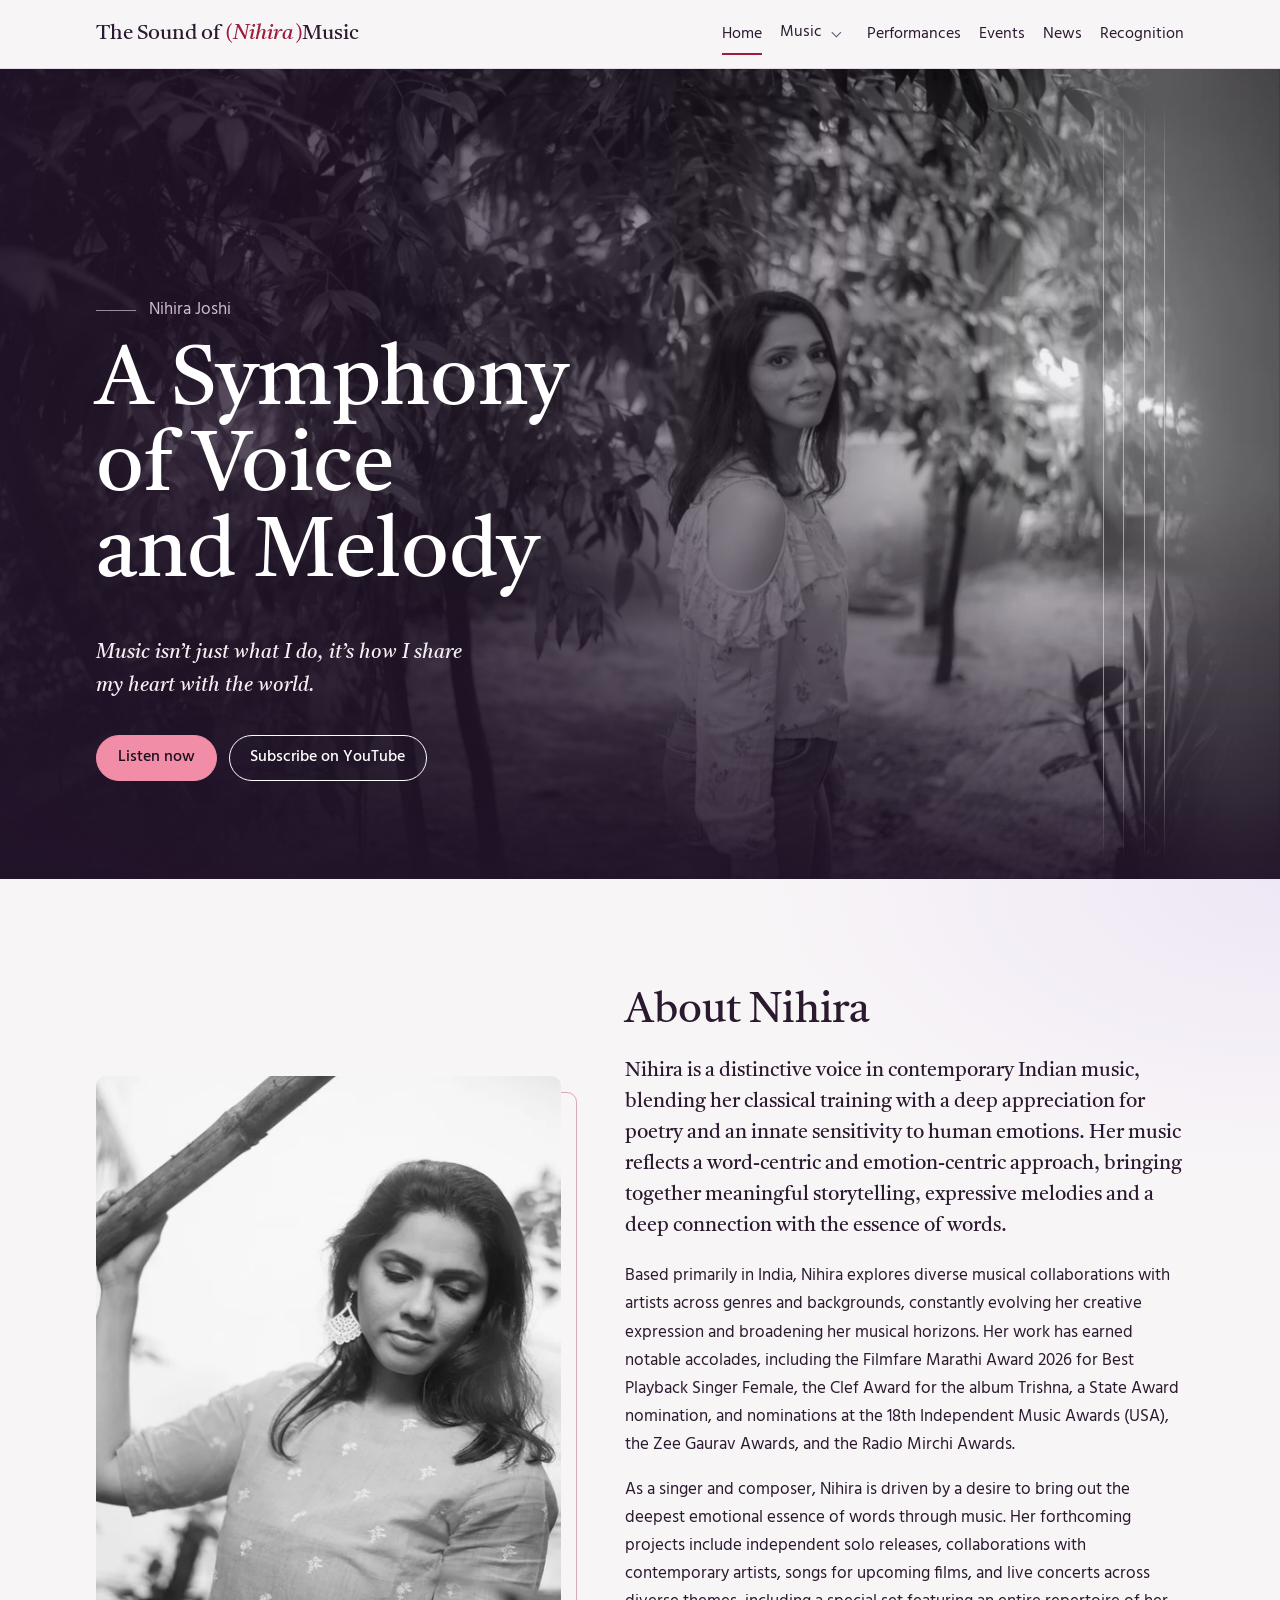
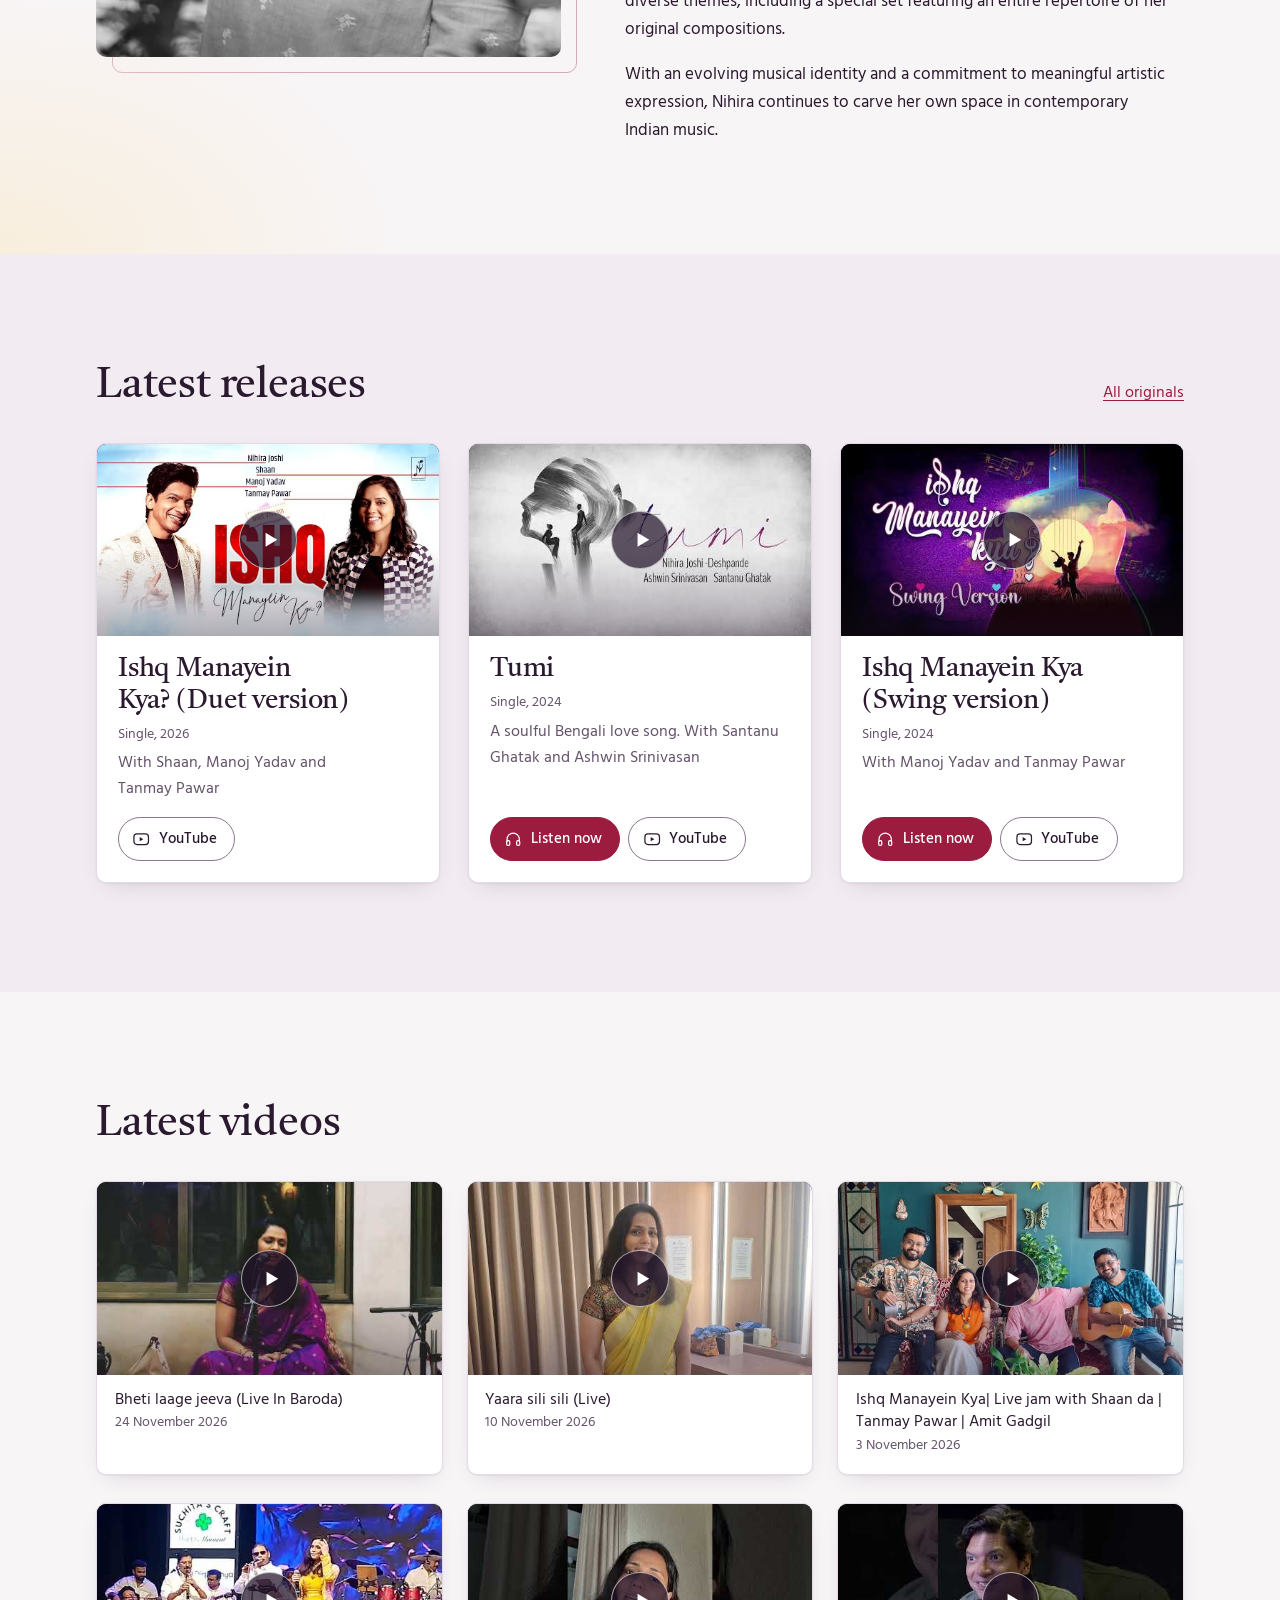
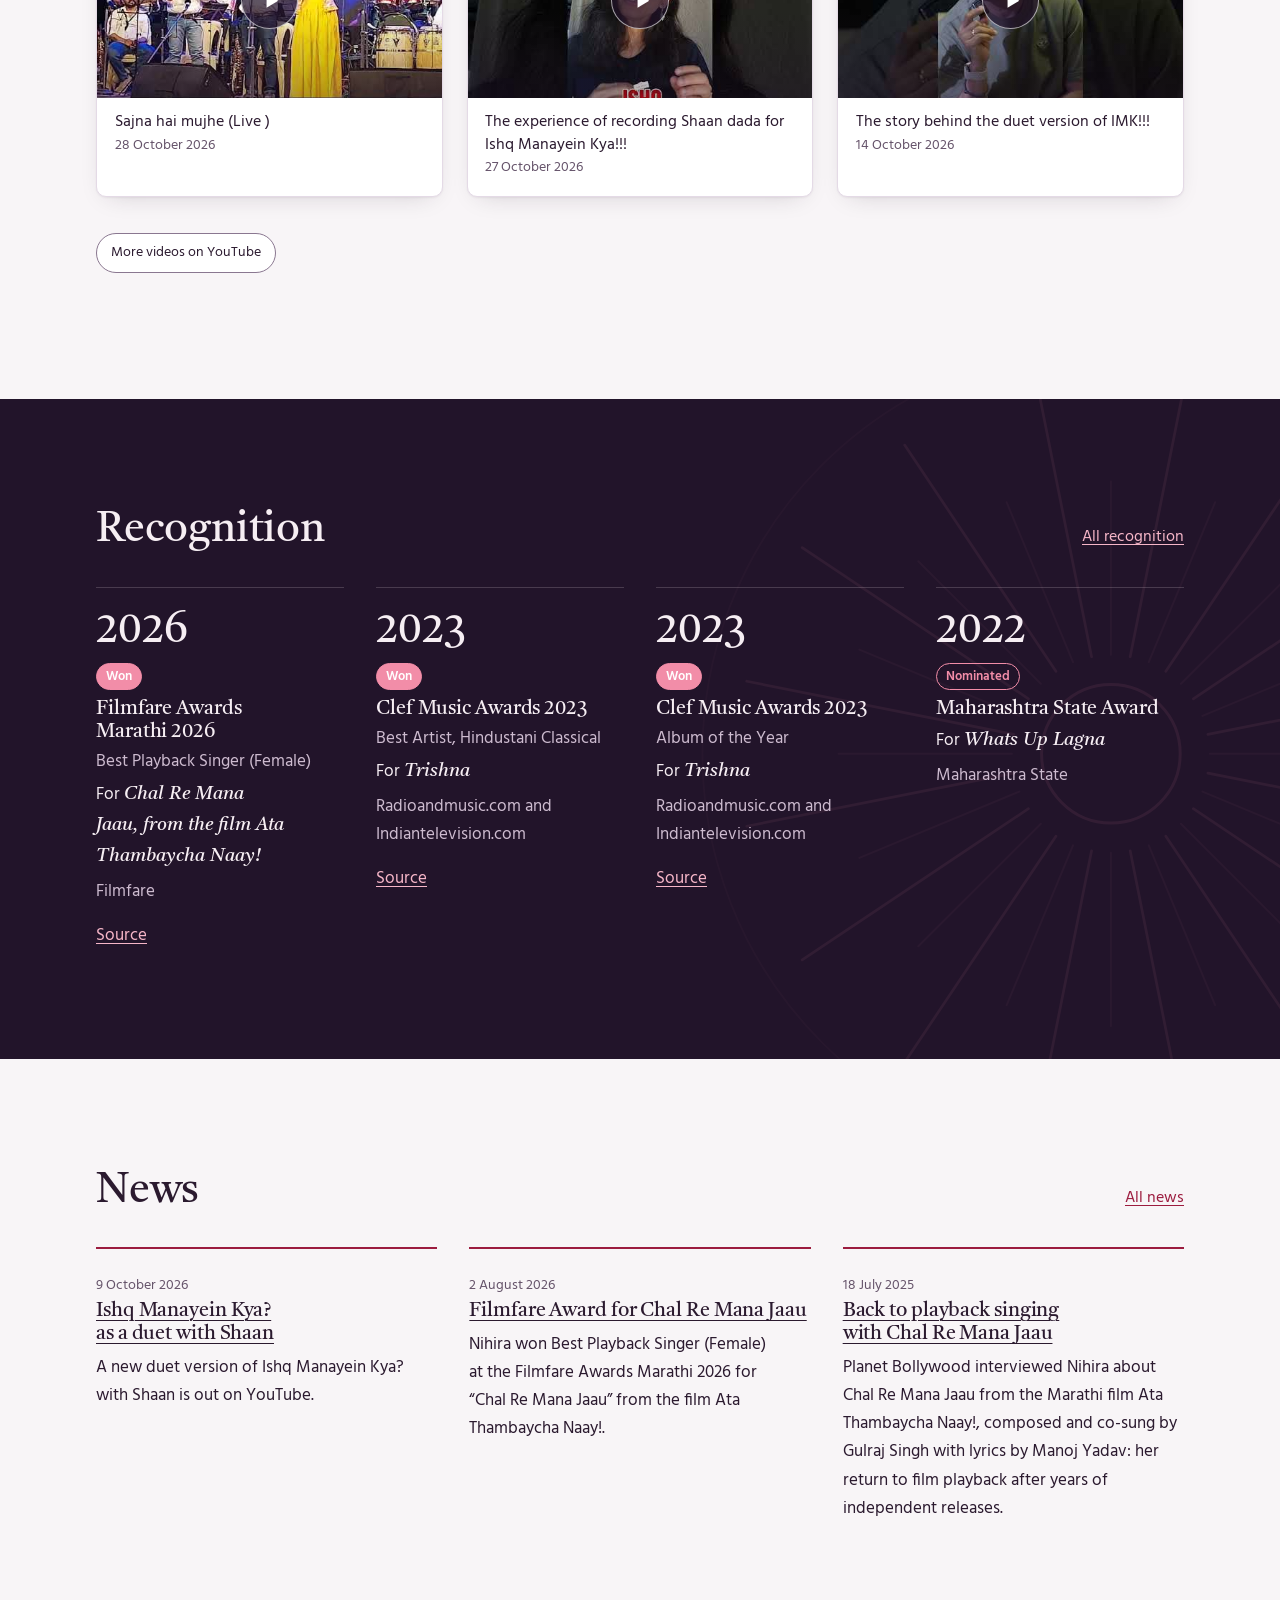
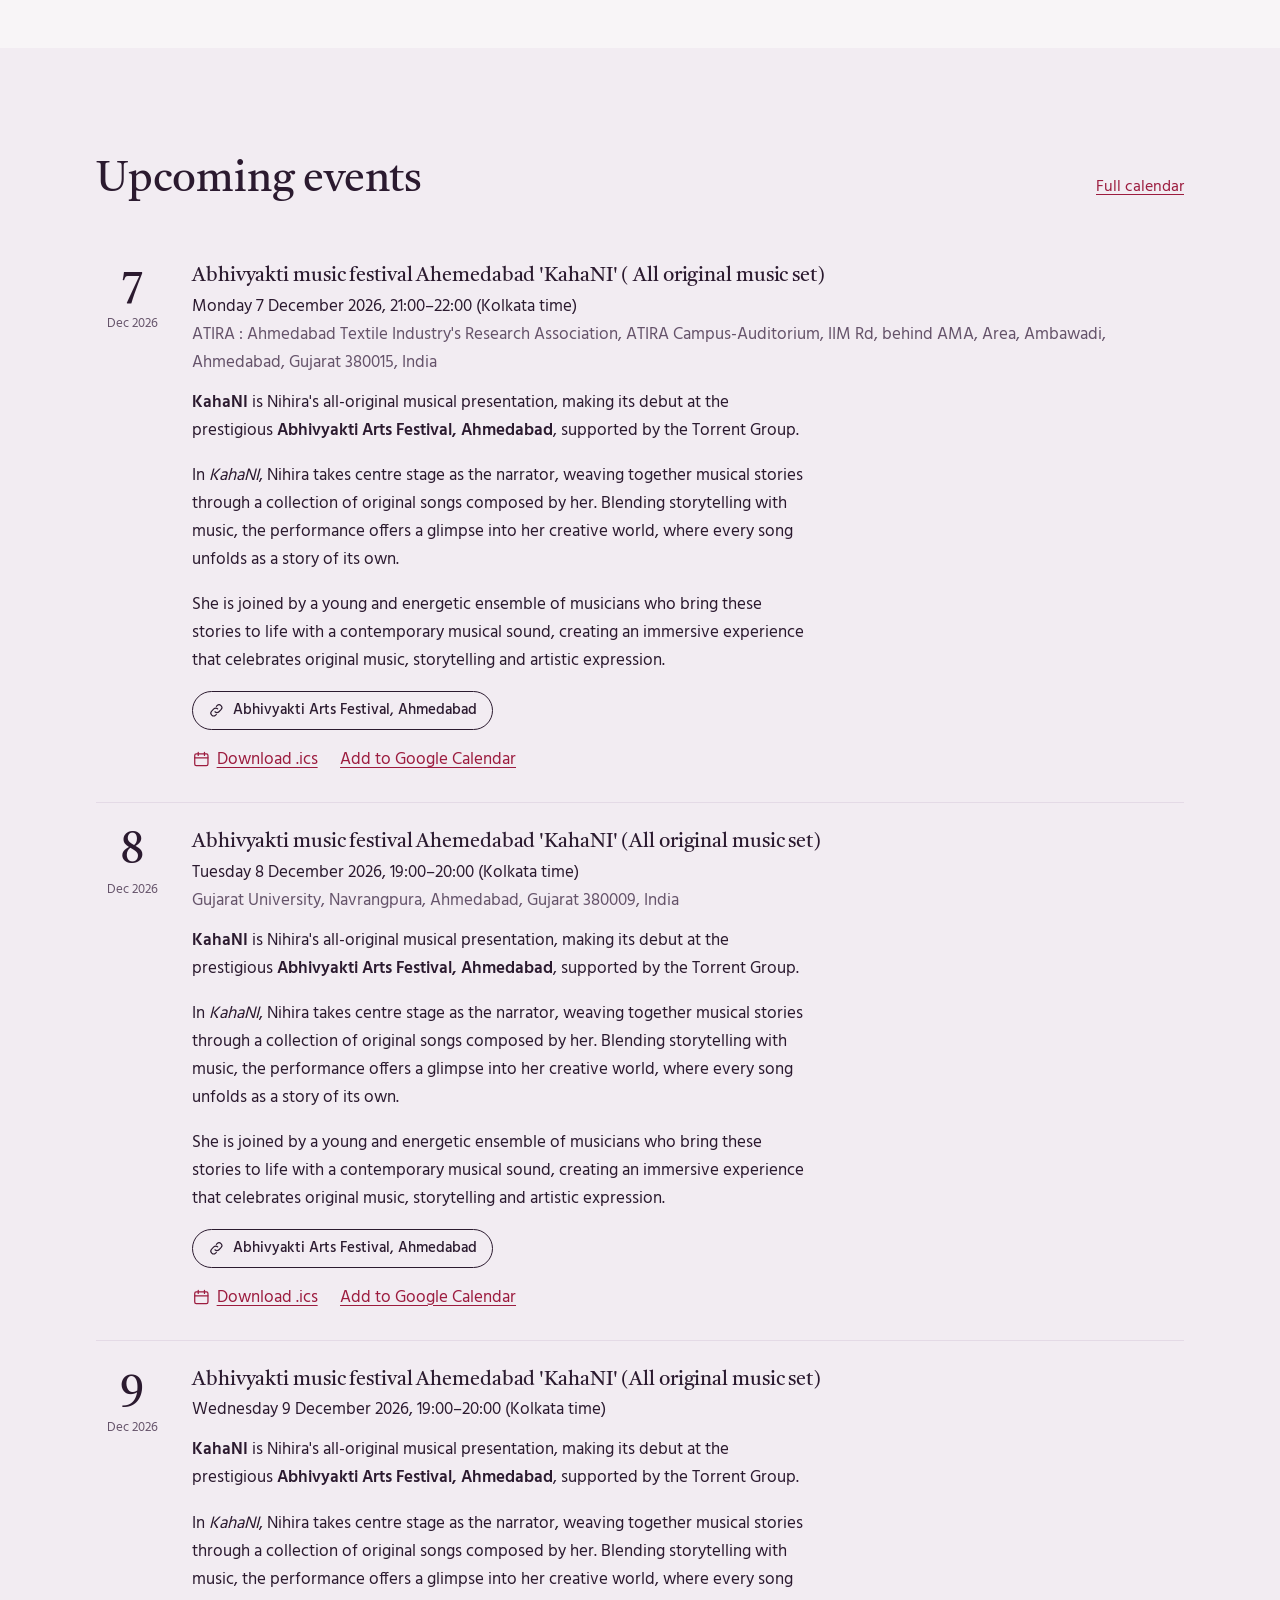
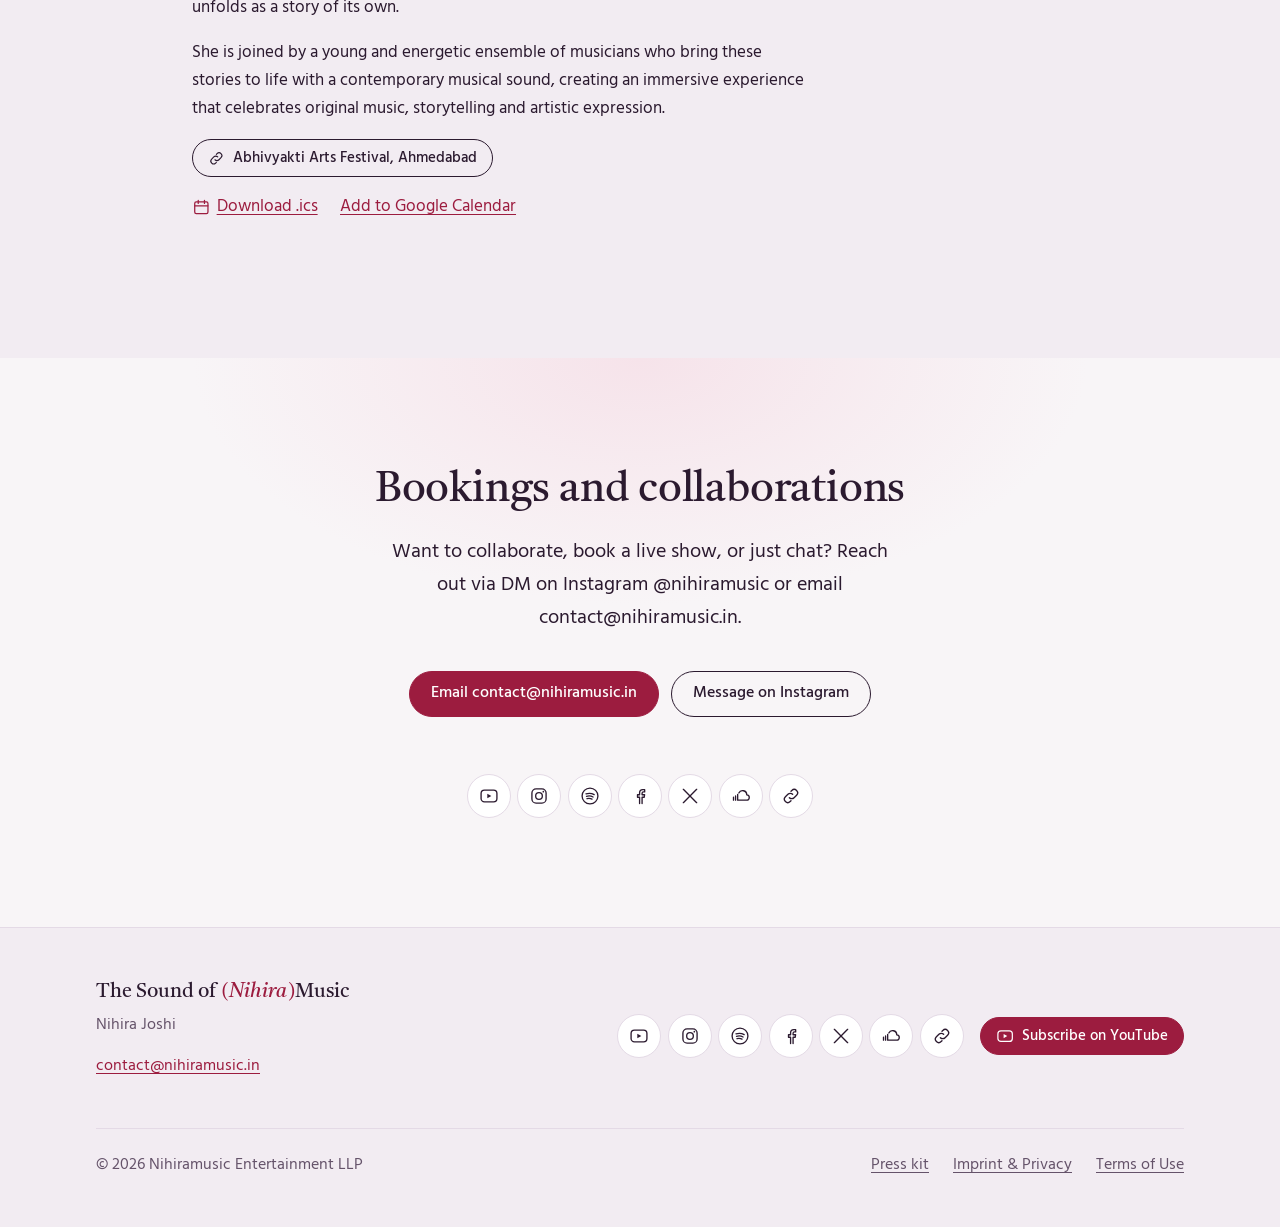
<file: index.html>
<!doctype html>
<html lang="en">
<head>
<meta charset="utf-8">
<meta name="viewport" content="width=device-width, initial-scale=1">
<title>Nihira Joshi: A Unique Musical Experience</title>
<meta name="description" content="Explore Nihira&#x27;s remarkable talent, blending classical training with poetry to create emotive compositions. Collaborations with diverse artists leads to a unique musical experience for listeners.">
<link rel="canonical" href="https://nihiramusic.in/">
<meta property="og:type" content="website">
<meta property="og:site_name" content="The Sound of (Nihira)Music">
<meta property="og:title" content="Nihira Joshi: Unique Musical Experience | The Sound of (Nihira)Music">
<meta property="og:description" content="Explore Nihira&#x27;s remarkable talent, blending classical training with poetry to create emotive compositions. Collaborations with diverse artists leads to a unique musical experience for listeners.">
<meta property="og:url" content="https://nihiramusic.in/">
<meta property="og:image" content="https://nihiramusic.in/assets/img/nihirafinal-logo-3-yyv7bqb4jbio1lp0-3fe366-1200.jpg">
<meta name="twitter:card" content="summary_large_image">
<meta name="twitter:title" content="Nihira Joshi: Unique Musical Experience | The Sound of (Nihira)Music">
<meta name="twitter:description" content="Explore Nihira&#x27;s remarkable talent, blending classical training with poetry to create emotive compositions. Collaborations with diverse artists leads to a unique musical experience for listeners.">
<meta name="twitter:image" content="https://nihiramusic.in/assets/img/nihirafinal-logo-3-yyv7bqb4jbio1lp0-3fe366-1200.jpg">
<meta name="theme-color" content="#F8F5F7" media="(prefers-color-scheme: light)">
<meta name="theme-color" content="#170F1B" media="(prefers-color-scheme: dark)">
<meta name="referrer" content="strict-origin-when-cross-origin">
<link rel="icon" href="./assets/img/favicon.svg" type="image/svg+xml">
<link rel="preload" href="./assets/fonts/hind-latin-400-normal.woff2" as="font" type="font/woff2" crossorigin>
<link rel="preload" href="./assets/fonts/tiro-devanagari-hindi-latin-400-normal.woff2" as="font" type="font/woff2" crossorigin>
<link rel="stylesheet" href="./assets/css/fonts.css">
<link rel="stylesheet" href="./assets/css/style.css">
<script type="module" src="./assets/js/main.js"></script>
<!-- generated:head -->
<link rel="alternate" type="application/rss+xml" title="News | The Sound of (Nihira)Music" href="./news/feed.xml">
<link rel="modulepreload" href="./assets/js/core.js">
<link rel="modulepreload" href="./assets/js/home.js">
<link rel="preload" as="image" href="./assets/img/dsc2295-ykbr0xv9x8i2zz9b-b80550-1920.webp" imagesrcset="./assets/img/dsc2295-ykbr0xv9x8i2zz9b-b80550-480.webp 480w, ./assets/img/dsc2295-ykbr0xv9x8i2zz9b-b80550-960.webp 960w, ./assets/img/dsc2295-ykbr0xv9x8i2zz9b-b80550-1440.webp 1440w, ./assets/img/dsc2295-ykbr0xv9x8i2zz9b-b80550-1920.webp 1920w" imagesizes="100vw" fetchpriority="high">
<script type="application/ld+json">
{
 "@context": "https://schema.org",
 "@graph": [
  {
   "@type": "WebSite",
   "@id": "https://nihiramusic.in/#website",
   "url": "https://nihiramusic.in/",
   "name": "The Sound of (Nihira)Music",
   "alternateName": "Nihira",
   "inLanguage": "en",
   "publisher": {
    "@id": "https://nihiramusic.in/#artist"
   },
   "about": {
    "@id": "https://nihiramusic.in/#artist"
   }
  },
  {
   "@type": "MusicGroup",
   "@id": "https://nihiramusic.in/#artist",
   "name": "Nihira Joshi",
   "alternateName": "Nihira Joshi-Deshpande",
   "url": "https://nihiramusic.in/",
   "logo": "https://nihiramusic.in/assets/img/nihirafinal-logo-3-yyv7bqb4jbio1lp0-3fe366-1200.jpg",
   "image": "https://nihiramusic.in/assets/img/dsc2295-ykbr0xv9x8i2zz9b-b80550-1920.webp",
   "description": "Nihira is a distinctive voice in contemporary Indian music, blending her classical training with a deep appreciation for poetry and an innate sensitivity to human emotions. Her music reflects a word-centric and emotion-centric approach, bringing together meaningful storytelling, expressive melodies and a deep connection with the essence of words.",
   "email": "contact@nihiramusic.in",
   "sameAs": [
    "https://www.youtube.com/@Nihiramusic",
    "https://www.instagram.com/nihiramusic/",
    "https://open.spotify.com/artist/4cSJs8KQW0qPqIEOyXsWix",
    "https://www.facebook.com/singernihirajoshi/",
    "https://x.com/get2nihira",
    "https://soundcloud.com/nihirajoshideshpande",
    "https://artist.link/nihira"
   ],
   "member": {
    "@id": "https://nihiramusic.in/#person"
   },
   "award": [
    "Filmfare Awards Marathi 2026, Best Playback Singer (Female) (Chal Re Mana Jaau, from the film Ata Thambaycha Naay!)",
    "Clef Music Awards 2023, Best Artist, Hindustani Classical (Trishna)",
    "Clef Music Awards 2023, Album of the Year (Trishna)"
   ]
  },
  {
   "@type": "Person",
   "@id": "https://nihiramusic.in/#person",
   "name": "Nihira Joshi",
   "alternateName": "Nihira Joshi-Deshpande",
   "url": "https://nihiramusic.in/",
   "image": "https://nihiramusic.in/assets/img/dsc2458-m7vkyjzvjzfl8zj7-06f4e3-1224.webp",
   "sameAs": [
    "https://www.youtube.com/@Nihiramusic",
    "https://www.instagram.com/nihiramusic/",
    "https://open.spotify.com/artist/4cSJs8KQW0qPqIEOyXsWix",
    "https://www.facebook.com/singernihirajoshi/",
    "https://x.com/get2nihira",
    "https://soundcloud.com/nihirajoshideshpande",
    "https://artist.link/nihira"
   ],
   "award": [
    "Filmfare Awards Marathi 2026, Best Playback Singer (Female) (Chal Re Mana Jaau, from the film Ata Thambaycha Naay!)",
    "Clef Music Awards 2023, Best Artist, Hindustani Classical (Trishna)",
    "Clef Music Awards 2023, Album of the Year (Trishna)"
   ]
  }
 ]
}
</script>
<!-- /generated:head -->
</head>
<body data-page="home" data-root="./">
<a class="skip-link" href="#main">Skip to content</a>
<header id="site-header" class="site-header"></header>
<main id="main" tabindex="-1">
<noscript>
<!-- generated:noscript -->
<div class="wrap section noscript-home">
<p>This website works best with JavaScript. Here is a short overview. Contact: <a href="mailto:contact@nihiramusic.in">contact@nihiramusic.in</a></p>
<h2>Latest news</h2><ul>
<li><a href="news/#ishq-manayein-kya-duet-shaan">Ishq Manayein Kya? as a duet with Shaan</a> (2026-10-09)</li>
<li><a href="news/#filmfare-marathi-2026-best-playback-singer">Filmfare Award for Chal Re Mana Jaau</a> (2026-08-02)</li>
<li><a href="news/#chal-re-mana-jaau-playback">Back to playback singing with Chal Re Mana Jaau</a> (2025-07-18)</li>
</ul>
<h2>Upcoming events</h2><ul>
<li><a href="events/#cal-5191a0b7c4">Abhivyakti music festival Ahemedabad &#x27;KahaNI&#x27; ( All original music set)</a>, 2026-12-07</li>
<li><a href="events/#cal-92d3d29749">Abhivyakti music festival Ahemedabad &#x27;KahaNI&#x27; (All original music set)</a>, 2026-12-08</li>
<li><a href="events/#cal-b7d0062917">Abhivyakti music festival Ahemedabad &#x27;KahaNI&#x27; (All original music set)</a>, 2026-12-09</li>
</ul>
<h2>Latest videos</h2><ul>
<li><a href="https://www.youtube.com/watch?v=wXXZ9fYPawE">Bheti laage jeeva (Live In Baroda)</a></li>
<li><a href="https://www.youtube.com/watch?v=8KOw5kU3R_c">Yaara sili sili (Live)</a></li>
<li><a href="https://www.youtube.com/watch?v=EohW_xKSezs">Ishq Manayein Kya| Live jam with Shaan da | Tanmay Pawar | Amit Gadgil</a></li>
<li><a href="https://www.youtube.com/watch?v=44MRWtoBeCg">Sajna hai mujhe (Live )</a></li>
<li><a href="https://www.youtube.com/watch?v=vAzuLtM1Ei8">The experience of recording Shaan dada for Ishq Manayein Kya!!!</a></li>
<li><a href="https://www.youtube.com/watch?v=cIUE689lwIU">The story behind the duet version of IMK!!!</a></li>
</ul>
<p><a href="original-compositions/">Original compositions</a> | <a href="playback/">Playback</a> | <a href="covers/">Music</a> | <a href="concerts/">Performances</a> | <a href="events/">Events</a> | <a href="awards/">Recognition</a> | <a href="https://artist.link/nihira">Listen on all streaming services</a></p></div>
<!-- /generated:noscript -->
</noscript>
<div id="app" aria-busy="true"></div>
</main>
<footer id="site-footer" class="site-footer"></footer>
</body>
</html>
</file>
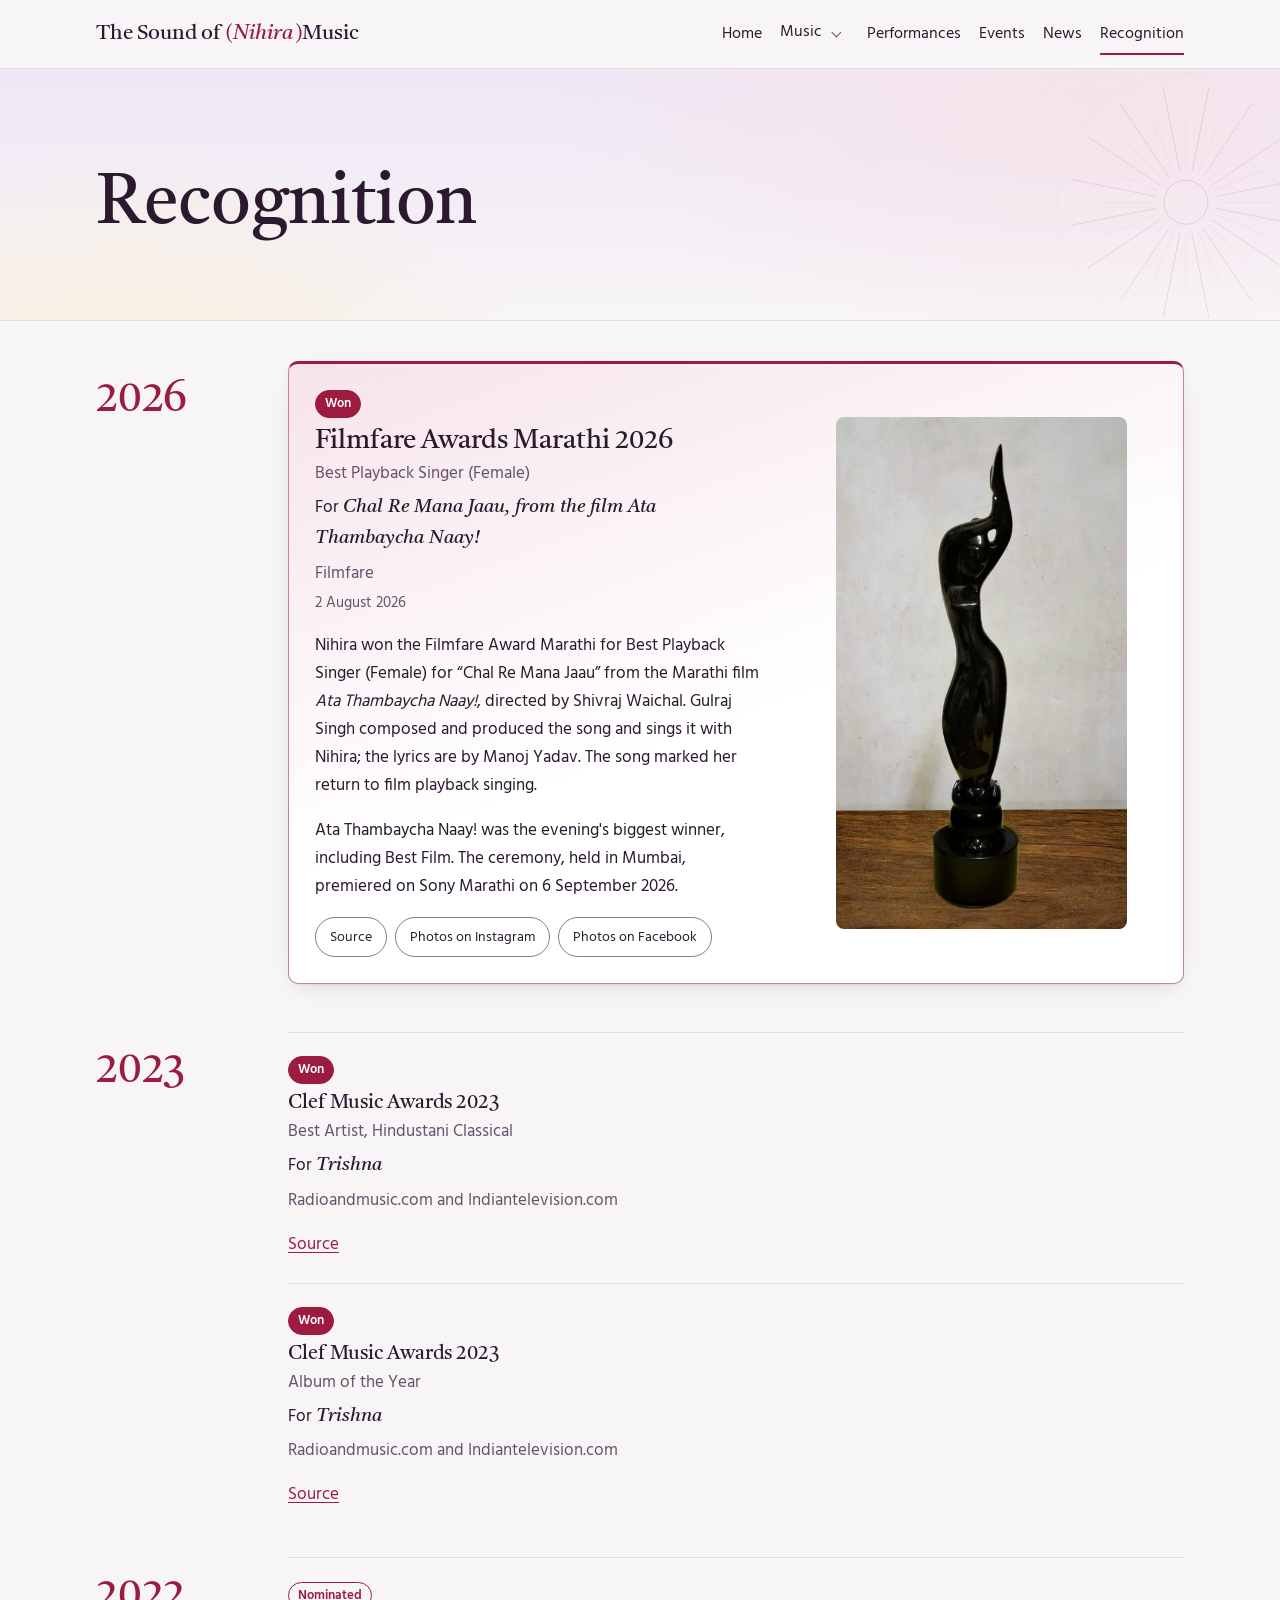
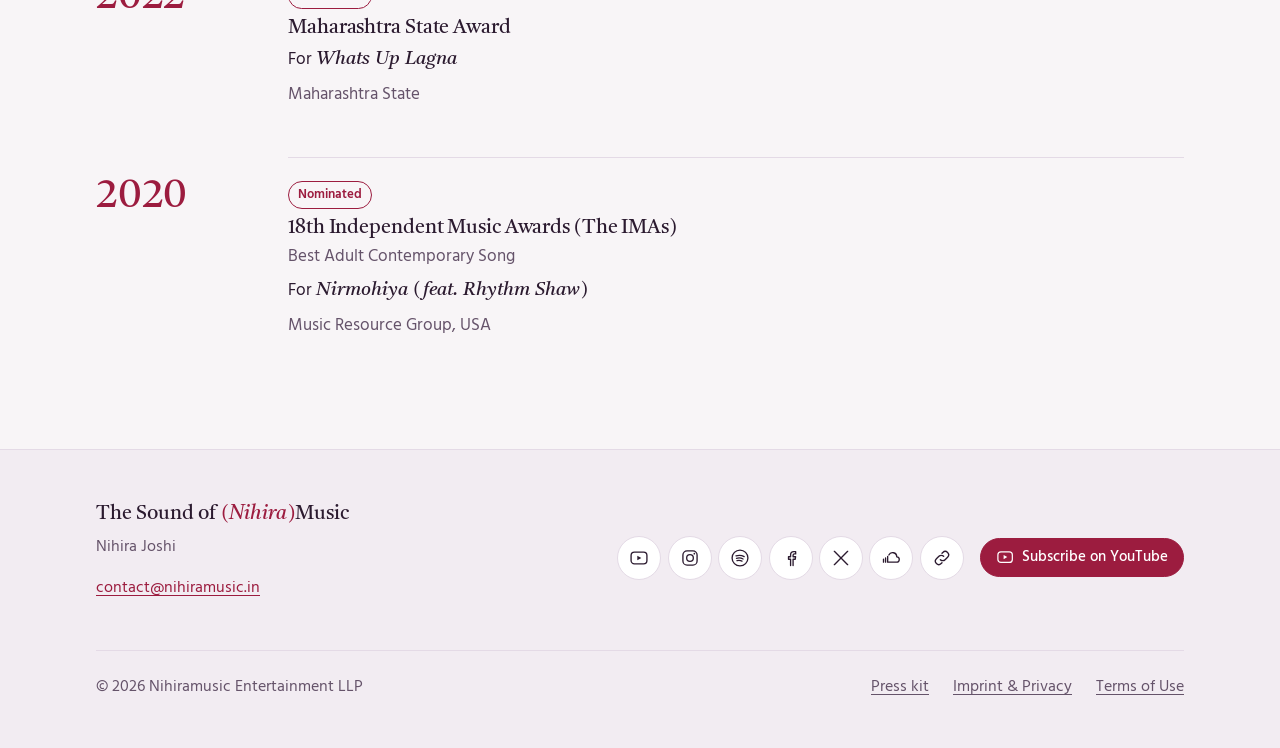
<file: awards/index.html>
<!doctype html>
<html lang="en">
<head>
<meta charset="utf-8">
<meta name="viewport" content="width=device-width, initial-scale=1">
<title>Recognition | The Sound of (Nihira)Music</title>
<meta name="description" content="Awards and recognition of singer Nihira Joshi, including the Filmfare Award Marathi 2026 for Best Playback Singer (Female) and two Clef Music Awards.">
<link rel="canonical" href="https://nihiramusic.in/awards/">
<meta property="og:type" content="website">
<meta property="og:site_name" content="The Sound of (Nihira)Music">
<meta property="og:title" content="Recognition | The Sound of (Nihira)Music">
<meta property="og:description" content="Awards and recognition of singer Nihira Joshi, including the Filmfare Award Marathi 2026 for Best Playback Singer (Female) and two Clef Music Awards.">
<meta property="og:url" content="https://nihiramusic.in/awards/">
<meta property="og:image" content="https://nihiramusic.in/assets/img/nihirafinal-logo-3-yyv7bqb4jbio1lp0-3fe366-1200.jpg">
<meta name="twitter:card" content="summary_large_image">
<meta name="twitter:title" content="Recognition | The Sound of (Nihira)Music">
<meta name="twitter:description" content="Awards and recognition of singer Nihira Joshi, including the Filmfare Award Marathi 2026 for Best Playback Singer (Female) and two Clef Music Awards.">
<meta name="twitter:image" content="https://nihiramusic.in/assets/img/nihirafinal-logo-3-yyv7bqb4jbio1lp0-3fe366-1200.jpg">
<meta name="theme-color" content="#F8F5F7" media="(prefers-color-scheme: light)">
<meta name="theme-color" content="#170F1B" media="(prefers-color-scheme: dark)">
<meta name="referrer" content="strict-origin-when-cross-origin">
<link rel="icon" href="../assets/img/favicon.svg" type="image/svg+xml">
<link rel="preload" href="../assets/fonts/hind-latin-400-normal.woff2" as="font" type="font/woff2" crossorigin>
<link rel="preload" href="../assets/fonts/tiro-devanagari-hindi-latin-400-normal.woff2" as="font" type="font/woff2" crossorigin>
<link rel="stylesheet" href="../assets/css/fonts.css">
<link rel="stylesheet" href="../assets/css/style.css">
<script type="module" src="../assets/js/main.js"></script>
<!-- generated:head -->
<link rel="alternate" type="application/rss+xml" title="News | The Sound of (Nihira)Music" href="../news/feed.xml">
<link rel="modulepreload" href="../assets/js/core.js">
<link rel="modulepreload" href="../assets/js/awards.js">
<!-- /generated:head -->
</head>
<body data-page="awards" data-root="../">
<a class="skip-link" href="#main">Skip to content</a>
<header id="site-header" class="site-header"></header>
<main id="main" tabindex="-1">
<noscript><p>This website needs JavaScript to show its content. You can find Nihira's music on <a href="https://www.youtube.com/@Nihiramusic">YouTube</a> and <a href="https://artist.link/nihira">all streaming services</a>, or write to <a href="mailto:contact@nihiramusic.in">contact@nihiramusic.in</a>.</p></noscript>
<div id="app" aria-busy="true"></div>
</main>
<footer id="site-footer" class="site-footer"></footer>
</body>
</html>
</file>
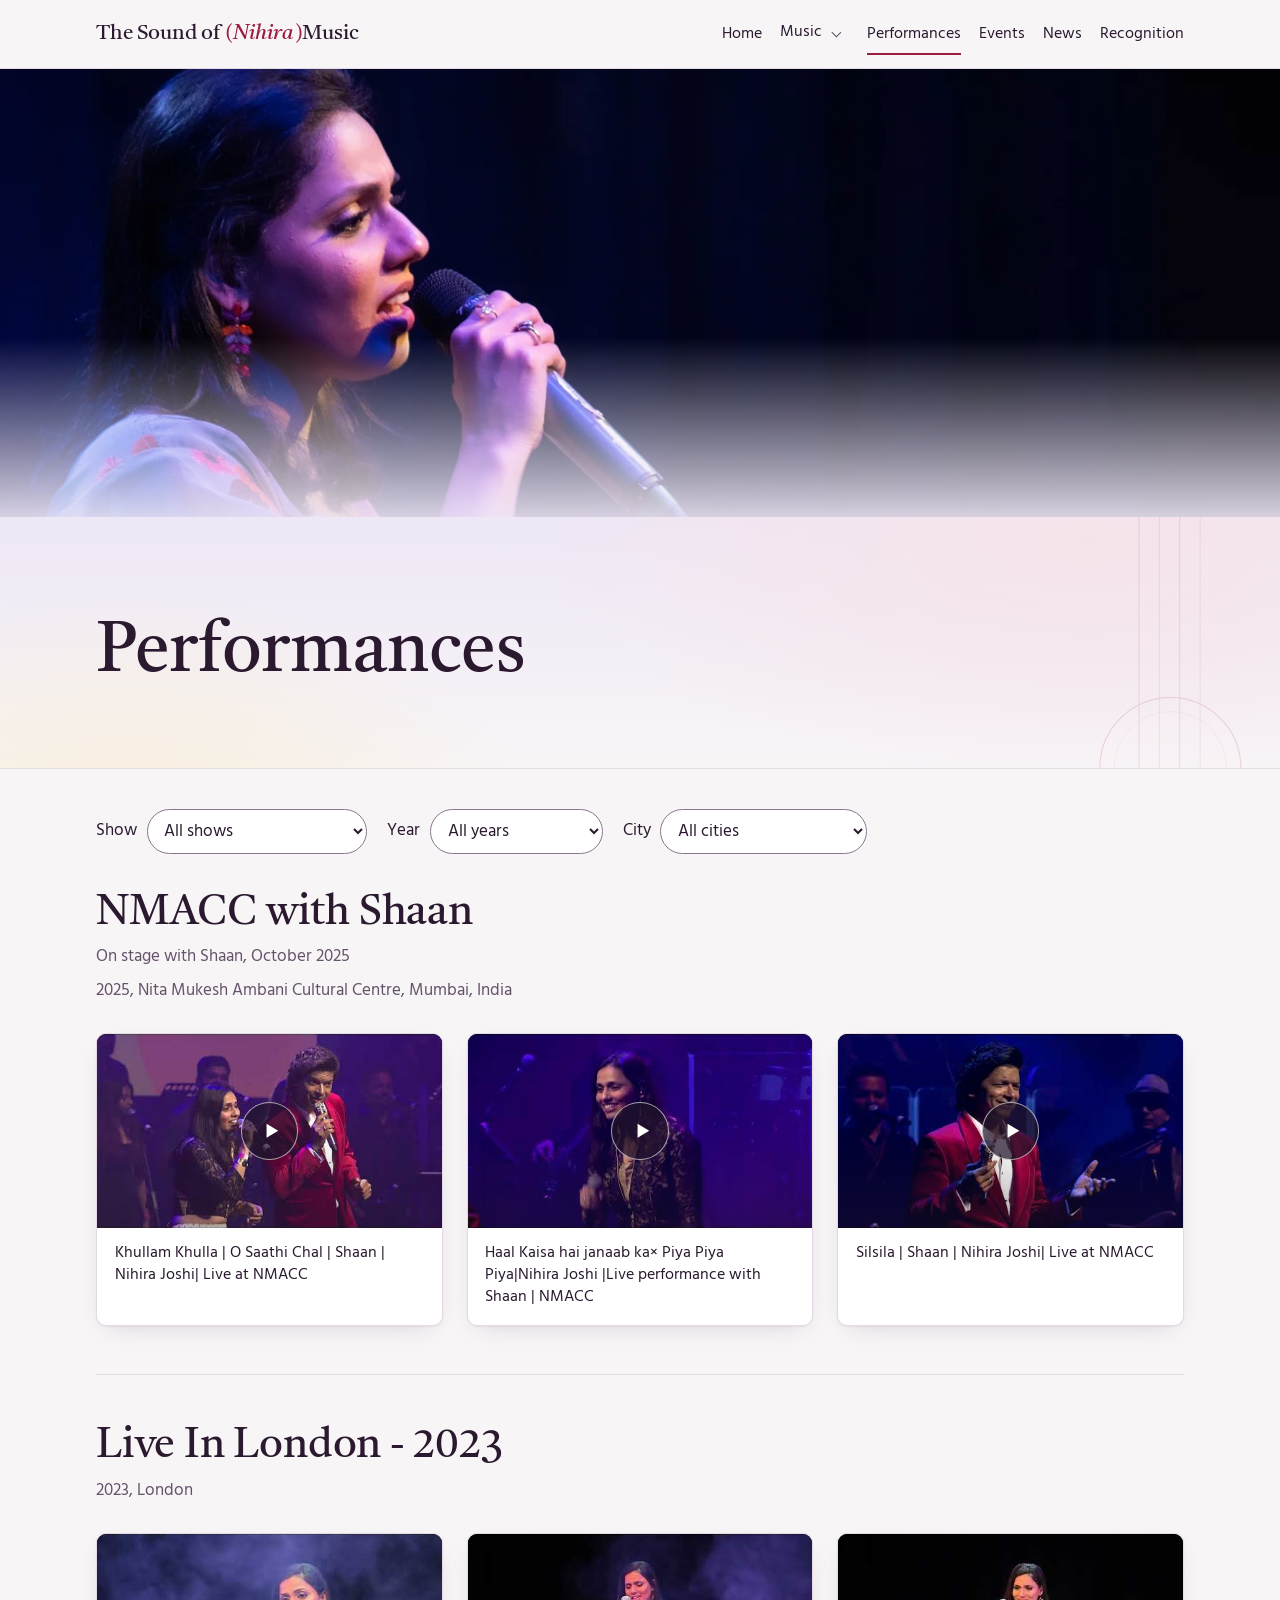
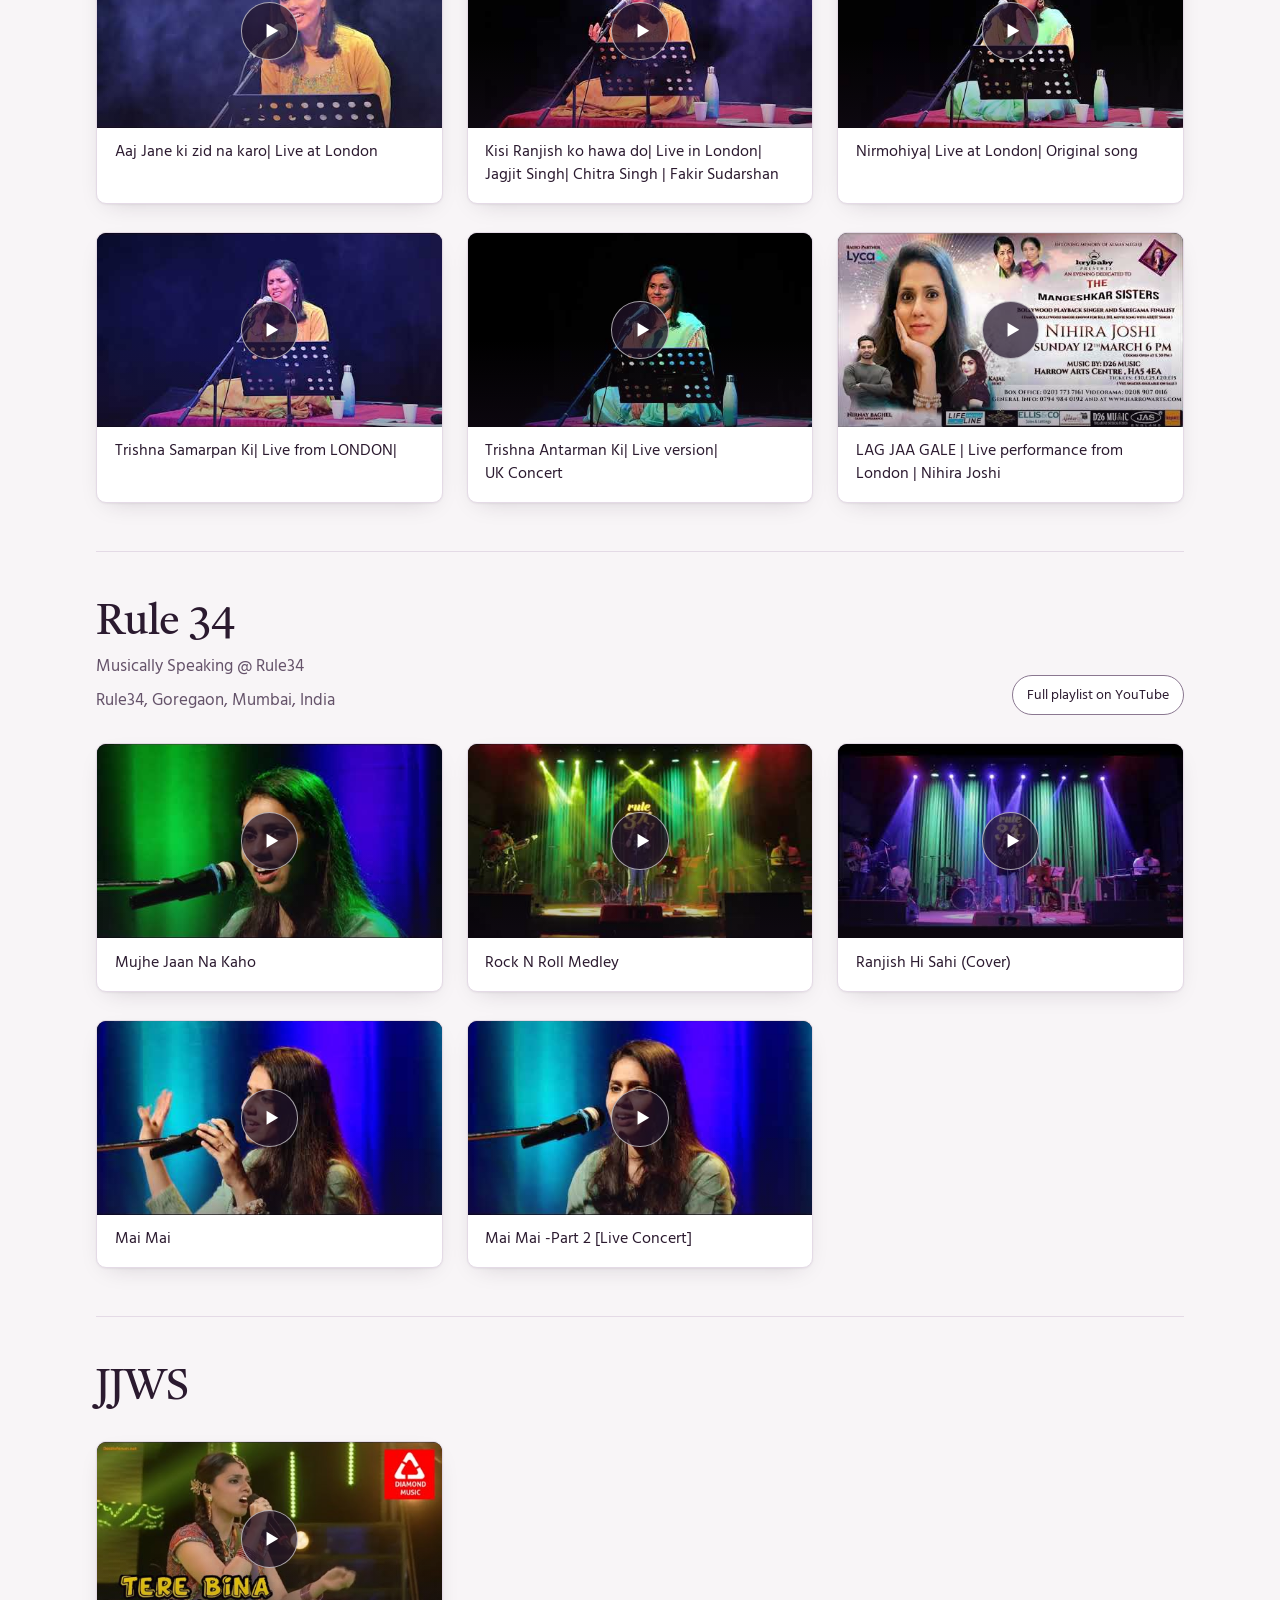
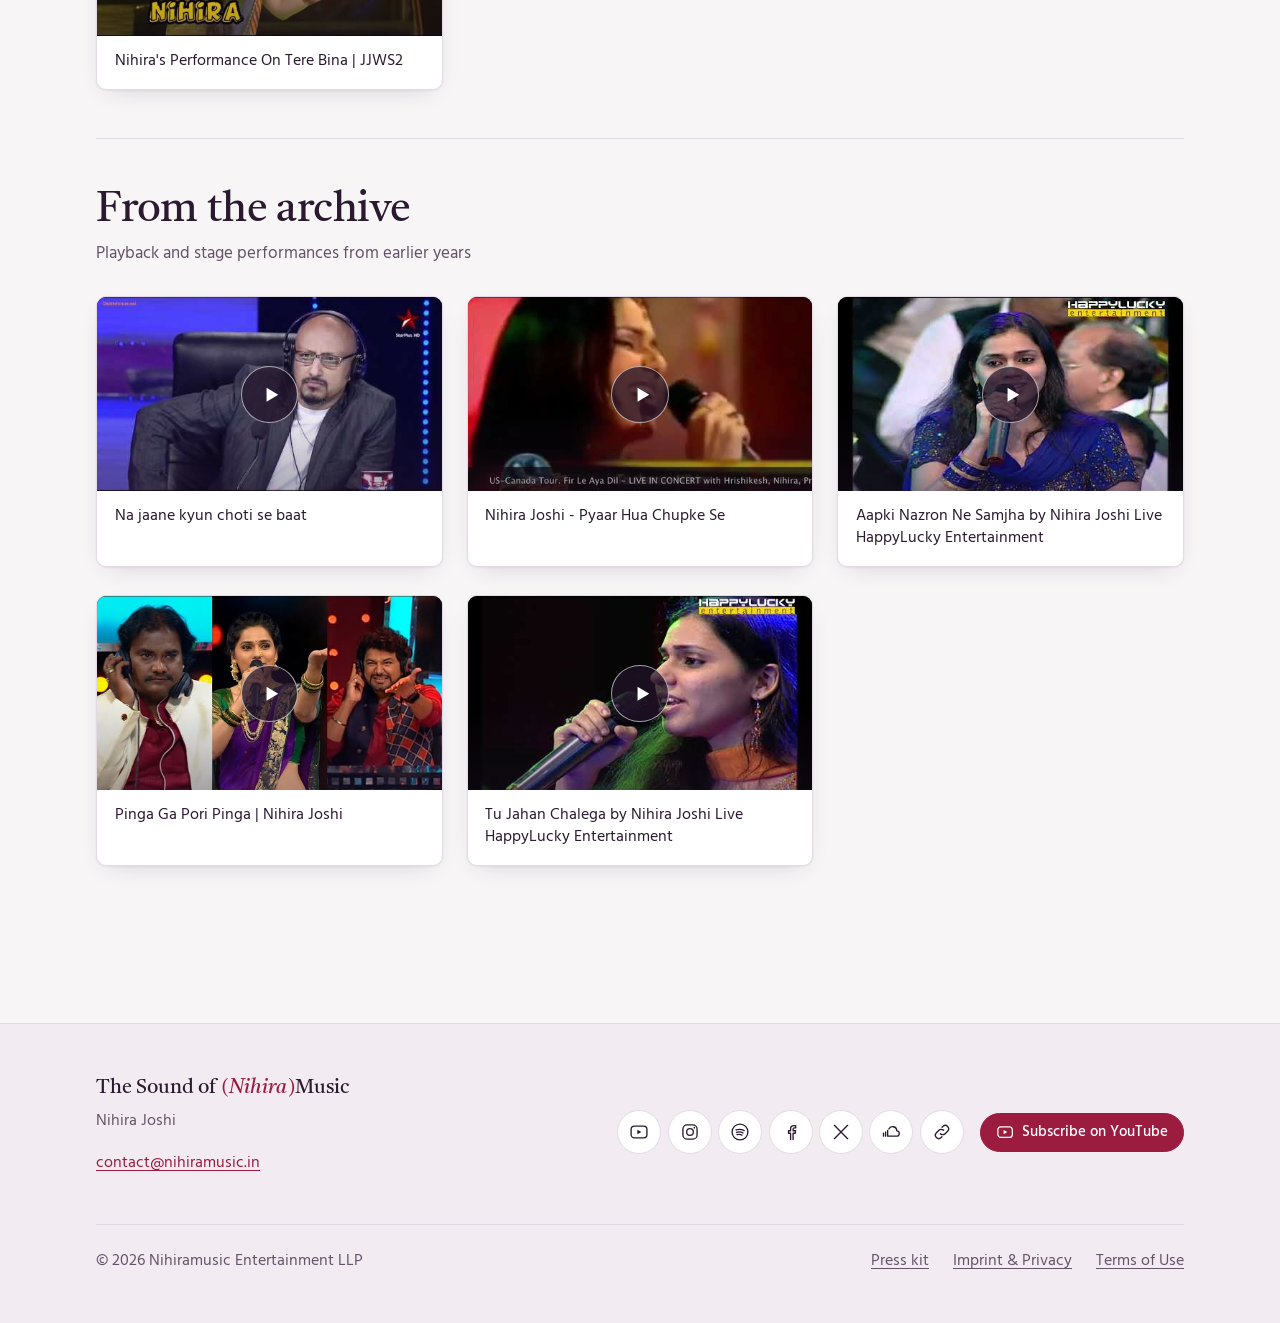
<file: concerts/index.html>
<!doctype html>
<html lang="en">
<head>
<meta charset="utf-8">
<meta name="viewport" content="width=device-width, initial-scale=1">
<title>Performances | The Sound of (Nihira)Music</title>
<meta name="description" content="Watch videos of past concerts and live performances by Nihira. Relive the magical musical moments and explore the captivating shows that have enchanted audiences worldwide.">
<link rel="canonical" href="https://nihiramusic.in/concerts/">
<meta property="og:type" content="website">
<meta property="og:site_name" content="The Sound of (Nihira)Music">
<meta property="og:title" content="Performances | The Sound of (Nihira)Music">
<meta property="og:description" content="Watch videos of past concerts and live performances by Nihira. Relive the magical musical moments and explore the captivating shows that have enchanted audiences worldwide.">
<meta property="og:url" content="https://nihiramusic.in/concerts/">
<meta property="og:image" content="https://nihiramusic.in/assets/img/nihirafinal-logo-3-yyv7bqb4jbio1lp0-3fe366-1200.jpg">
<meta name="twitter:card" content="summary_large_image">
<meta name="twitter:title" content="Performances | The Sound of (Nihira)Music">
<meta name="twitter:description" content="Watch videos of past concerts and live performances by Nihira. Relive the magical musical moments and explore the captivating shows that have enchanted audiences worldwide.">
<meta name="twitter:image" content="https://nihiramusic.in/assets/img/nihirafinal-logo-3-yyv7bqb4jbio1lp0-3fe366-1200.jpg">
<meta name="theme-color" content="#F8F5F7" media="(prefers-color-scheme: light)">
<meta name="theme-color" content="#170F1B" media="(prefers-color-scheme: dark)">
<meta name="referrer" content="strict-origin-when-cross-origin">
<link rel="icon" href="../assets/img/favicon.svg" type="image/svg+xml">
<link rel="preload" href="../assets/fonts/hind-latin-400-normal.woff2" as="font" type="font/woff2" crossorigin>
<link rel="preload" href="../assets/fonts/tiro-devanagari-hindi-latin-400-normal.woff2" as="font" type="font/woff2" crossorigin>
<link rel="stylesheet" href="../assets/css/fonts.css">
<link rel="stylesheet" href="../assets/css/style.css">
<script type="module" src="../assets/js/main.js"></script>
<!-- generated:head -->
<link rel="alternate" type="application/rss+xml" title="News | The Sound of (Nihira)Music" href="../news/feed.xml">
<link rel="modulepreload" href="../assets/js/core.js">
<link rel="modulepreload" href="../assets/js/concerts.js">
<!-- /generated:head -->
</head>
<body data-page="concerts" data-root="../">
<a class="skip-link" href="#main">Skip to content</a>
<header id="site-header" class="site-header"></header>
<main id="main" tabindex="-1">
<noscript><p>This website needs JavaScript to show its content. You can find Nihira's music on <a href="https://www.youtube.com/@Nihiramusic">YouTube</a> and <a href="https://artist.link/nihira">all streaming services</a>, or write to <a href="mailto:contact@nihiramusic.in">contact@nihiramusic.in</a>.</p></noscript>
<div id="app" aria-busy="true"></div>
</main>
<footer id="site-footer" class="site-footer"></footer>
</body>
</html>
</file>
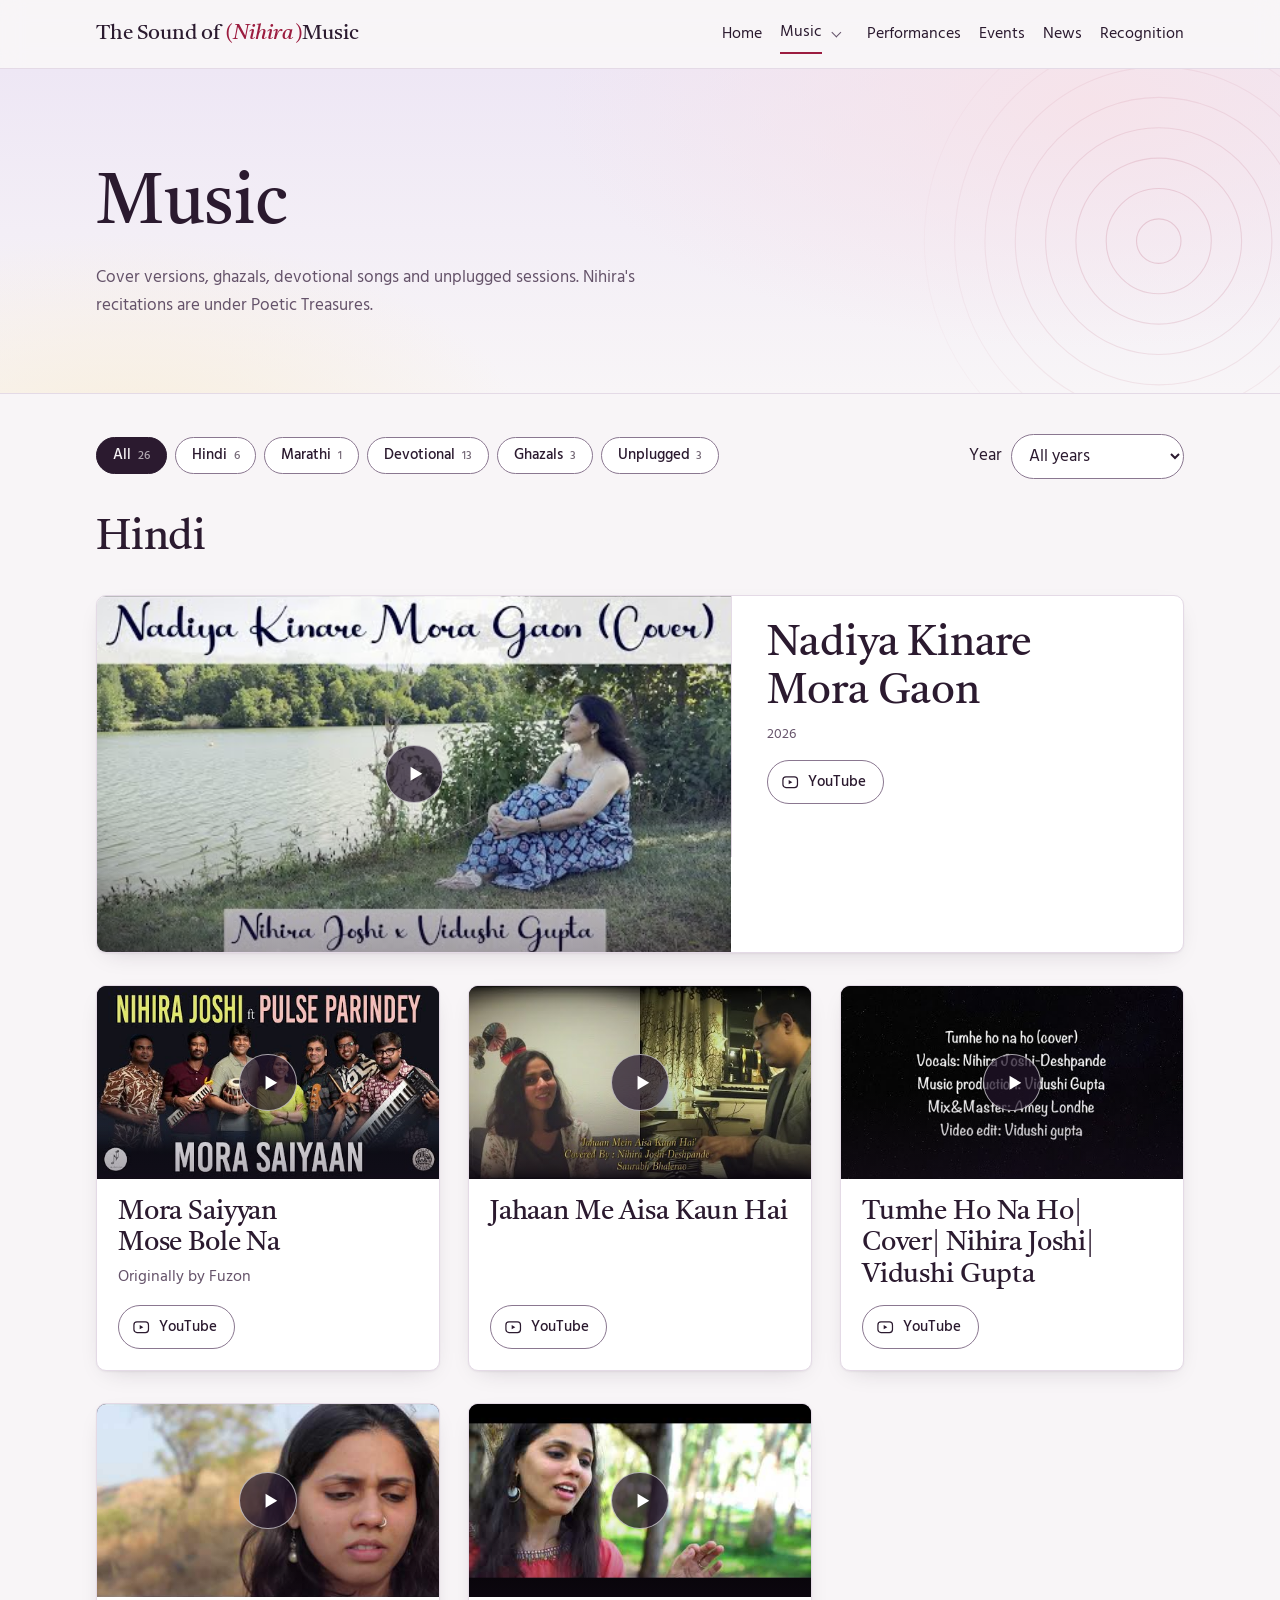
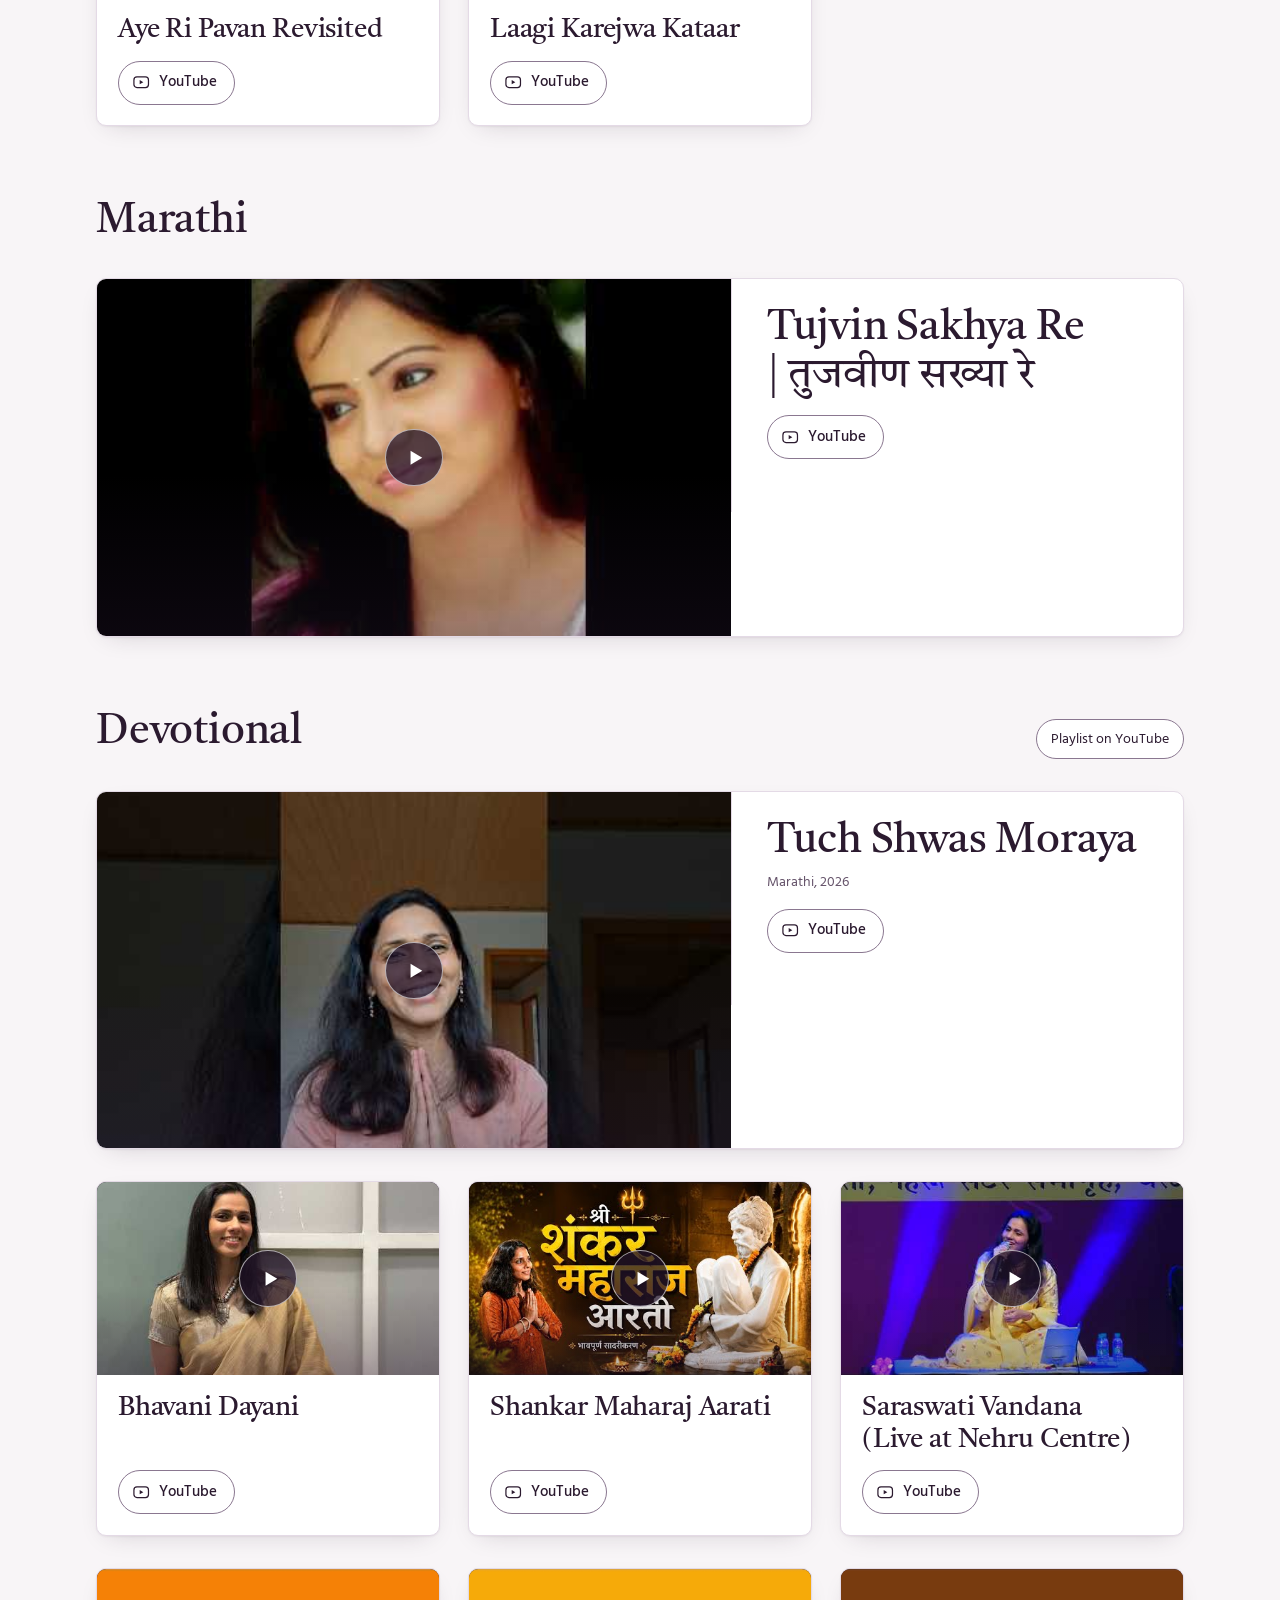
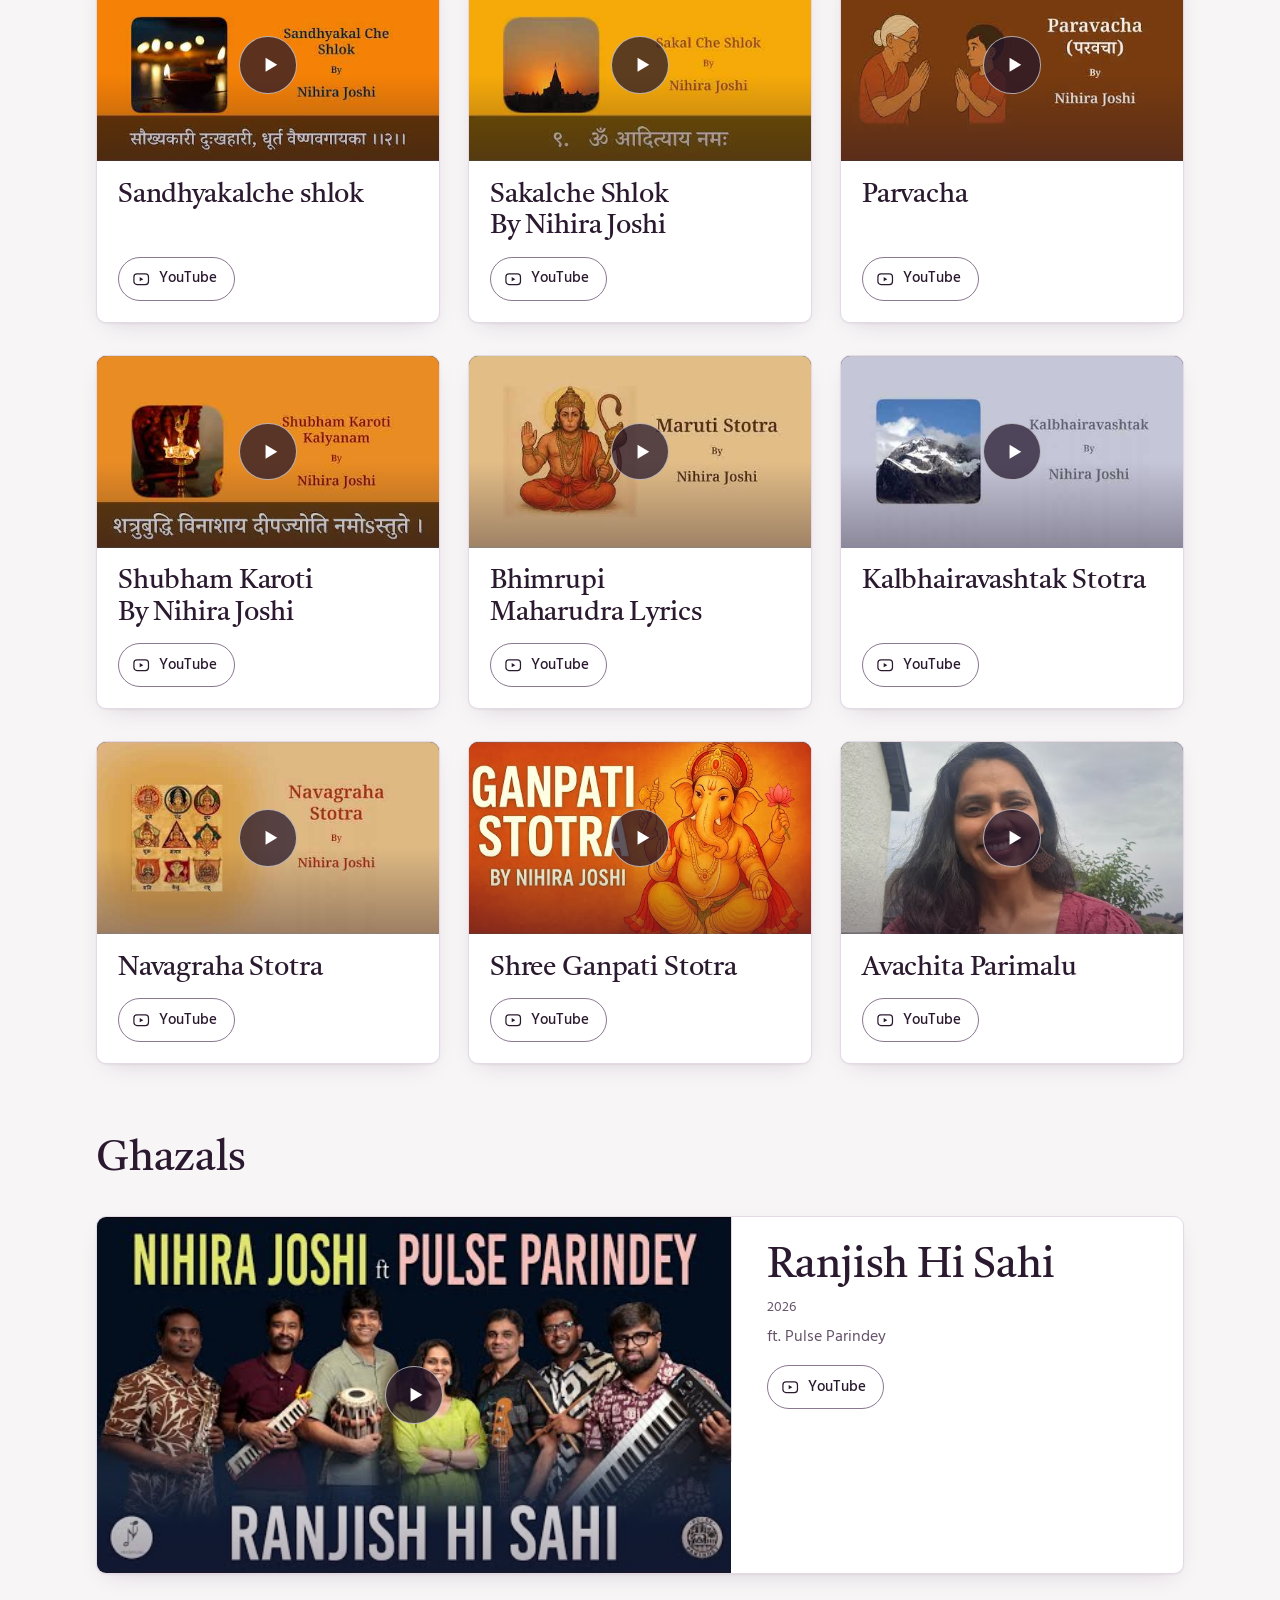
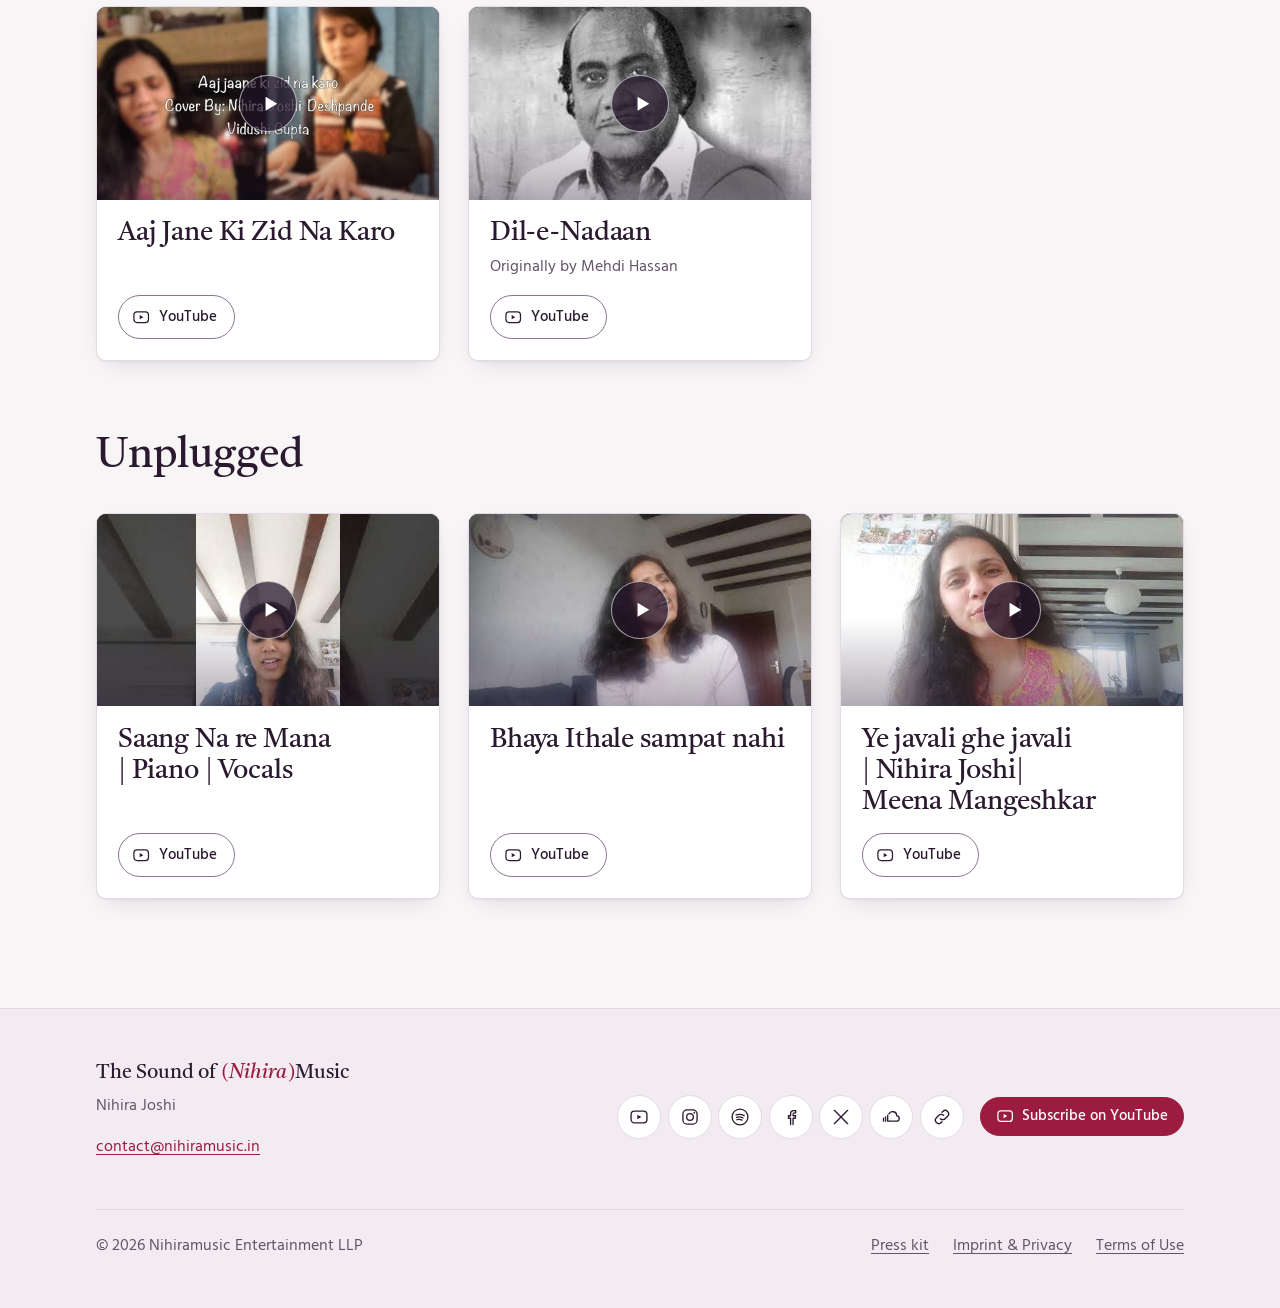
<file: covers/index.html>
<!doctype html>
<html lang="en">
<head>
<meta charset="utf-8">
<meta name="viewport" content="width=device-width, initial-scale=1">
<title>Music | The Sound of (Nihira)Music</title>
<meta name="description" content="Nihira Joshi&#x27;s cover versions: Hindi and Marathi songs, ghazals, devotional songs and unplugged renditions, plus her Poetic Treasures recitations.">
<link rel="canonical" href="https://nihiramusic.in/covers/">
<meta property="og:type" content="website">
<meta property="og:site_name" content="The Sound of (Nihira)Music">
<meta property="og:title" content="Music | The Sound of (Nihira)Music">
<meta property="og:description" content="Nihira Joshi&#x27;s cover versions: Hindi and Marathi songs, ghazals, devotional songs and unplugged renditions, plus her Poetic Treasures recitations.">
<meta property="og:url" content="https://nihiramusic.in/covers/">
<meta property="og:image" content="https://nihiramusic.in/assets/img/nihirafinal-logo-3-yyv7bqb4jbio1lp0-3fe366-1200.jpg">
<meta name="twitter:card" content="summary_large_image">
<meta name="twitter:title" content="Music | The Sound of (Nihira)Music">
<meta name="twitter:description" content="Nihira Joshi&#x27;s cover versions: Hindi and Marathi songs, ghazals, devotional songs and unplugged renditions, plus her Poetic Treasures recitations.">
<meta name="twitter:image" content="https://nihiramusic.in/assets/img/nihirafinal-logo-3-yyv7bqb4jbio1lp0-3fe366-1200.jpg">
<meta name="theme-color" content="#F8F5F7" media="(prefers-color-scheme: light)">
<meta name="theme-color" content="#170F1B" media="(prefers-color-scheme: dark)">
<meta name="referrer" content="strict-origin-when-cross-origin">
<link rel="icon" href="../assets/img/favicon.svg" type="image/svg+xml">
<link rel="preload" href="../assets/fonts/hind-latin-400-normal.woff2" as="font" type="font/woff2" crossorigin>
<link rel="preload" href="../assets/fonts/tiro-devanagari-hindi-latin-400-normal.woff2" as="font" type="font/woff2" crossorigin>
<link rel="stylesheet" href="../assets/css/fonts.css">
<link rel="stylesheet" href="../assets/css/style.css">
<script type="module" src="../assets/js/main.js"></script>
<!-- generated:head -->
<link rel="alternate" type="application/rss+xml" title="News | The Sound of (Nihira)Music" href="../news/feed.xml">
<link rel="modulepreload" href="../assets/js/core.js">
<link rel="modulepreload" href="../assets/js/works.js">
<!-- /generated:head -->
</head>
<body data-page="covers" data-root="../">
<a class="skip-link" href="#main">Skip to content</a>
<header id="site-header" class="site-header"></header>
<main id="main" tabindex="-1">
<noscript><p>This website needs JavaScript to show its content. You can find Nihira's music on <a href="https://www.youtube.com/@Nihiramusic">YouTube</a> and <a href="https://artist.link/nihira">all streaming services</a>, or write to <a href="mailto:contact@nihiramusic.in">contact@nihiramusic.in</a>.</p></noscript>
<div id="app" aria-busy="true"></div>
</main>
<footer id="site-footer" class="site-footer"></footer>
</body>
</html>
</file>
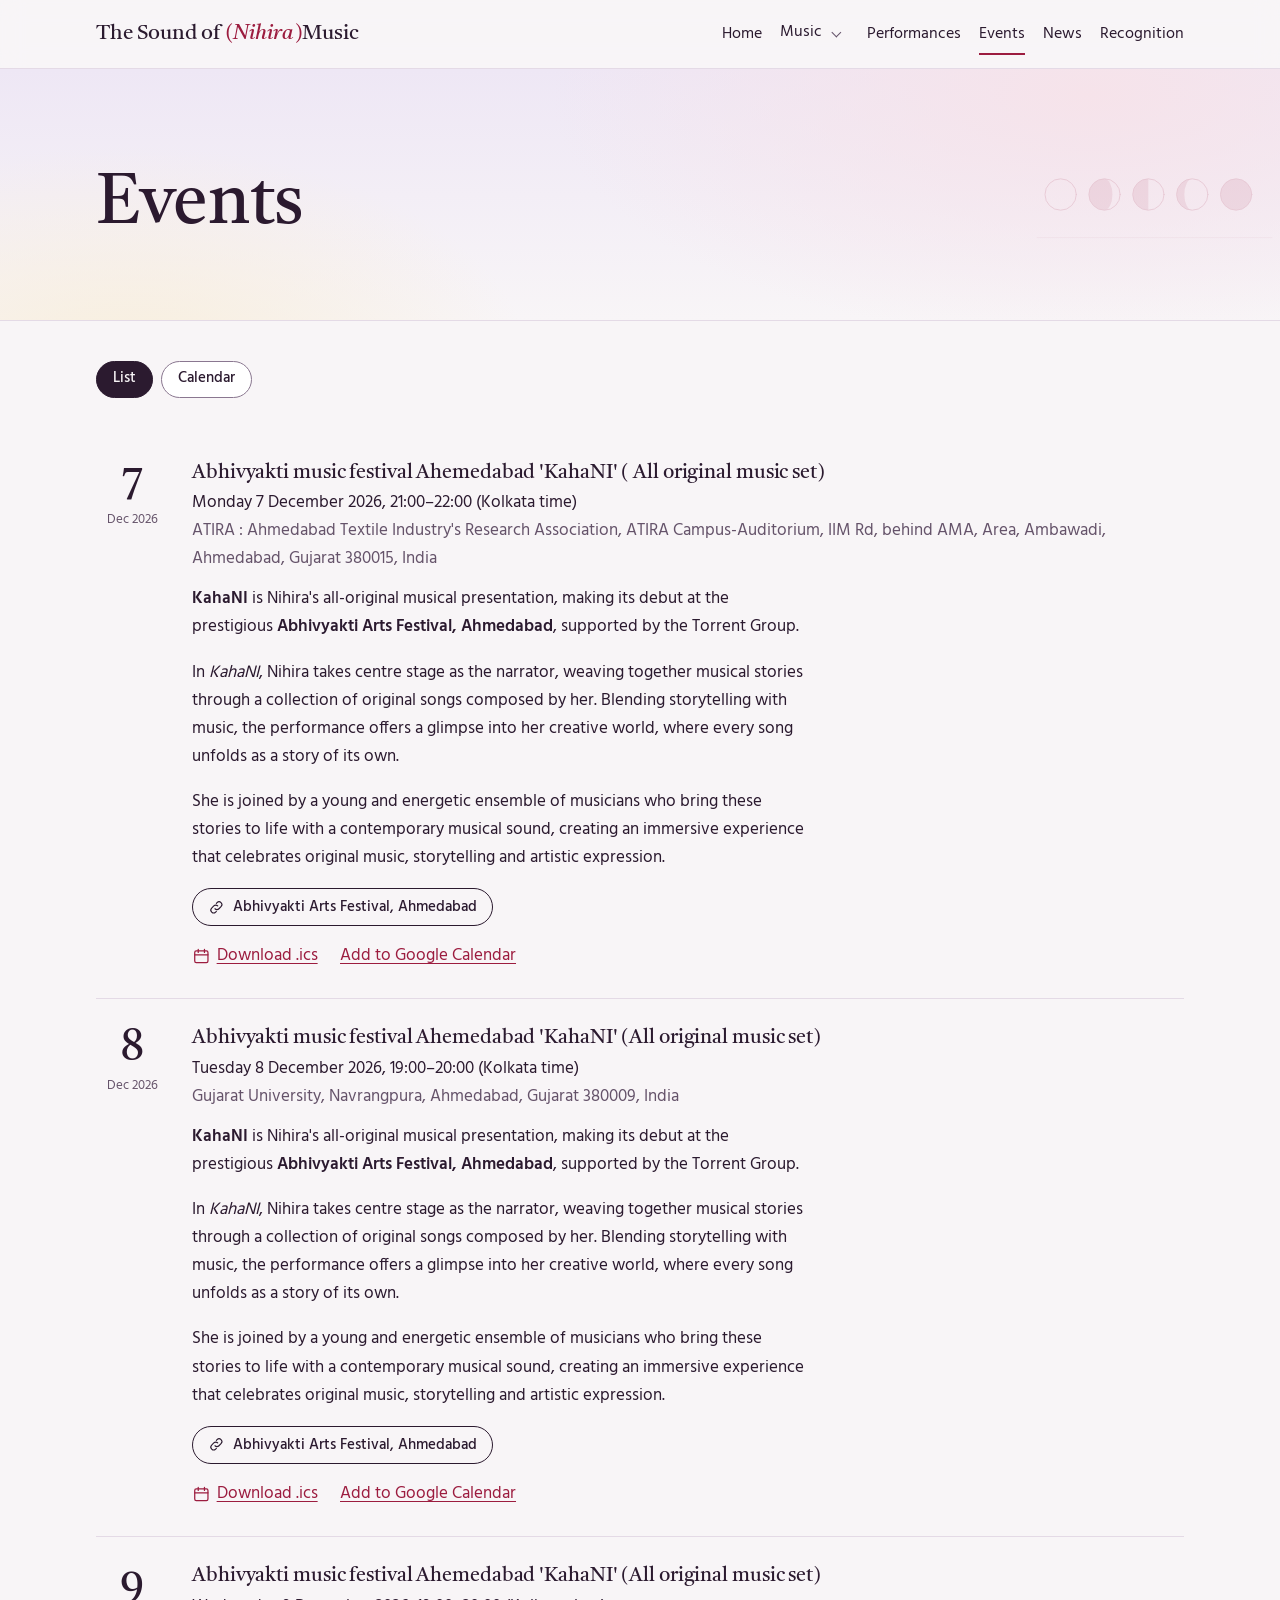
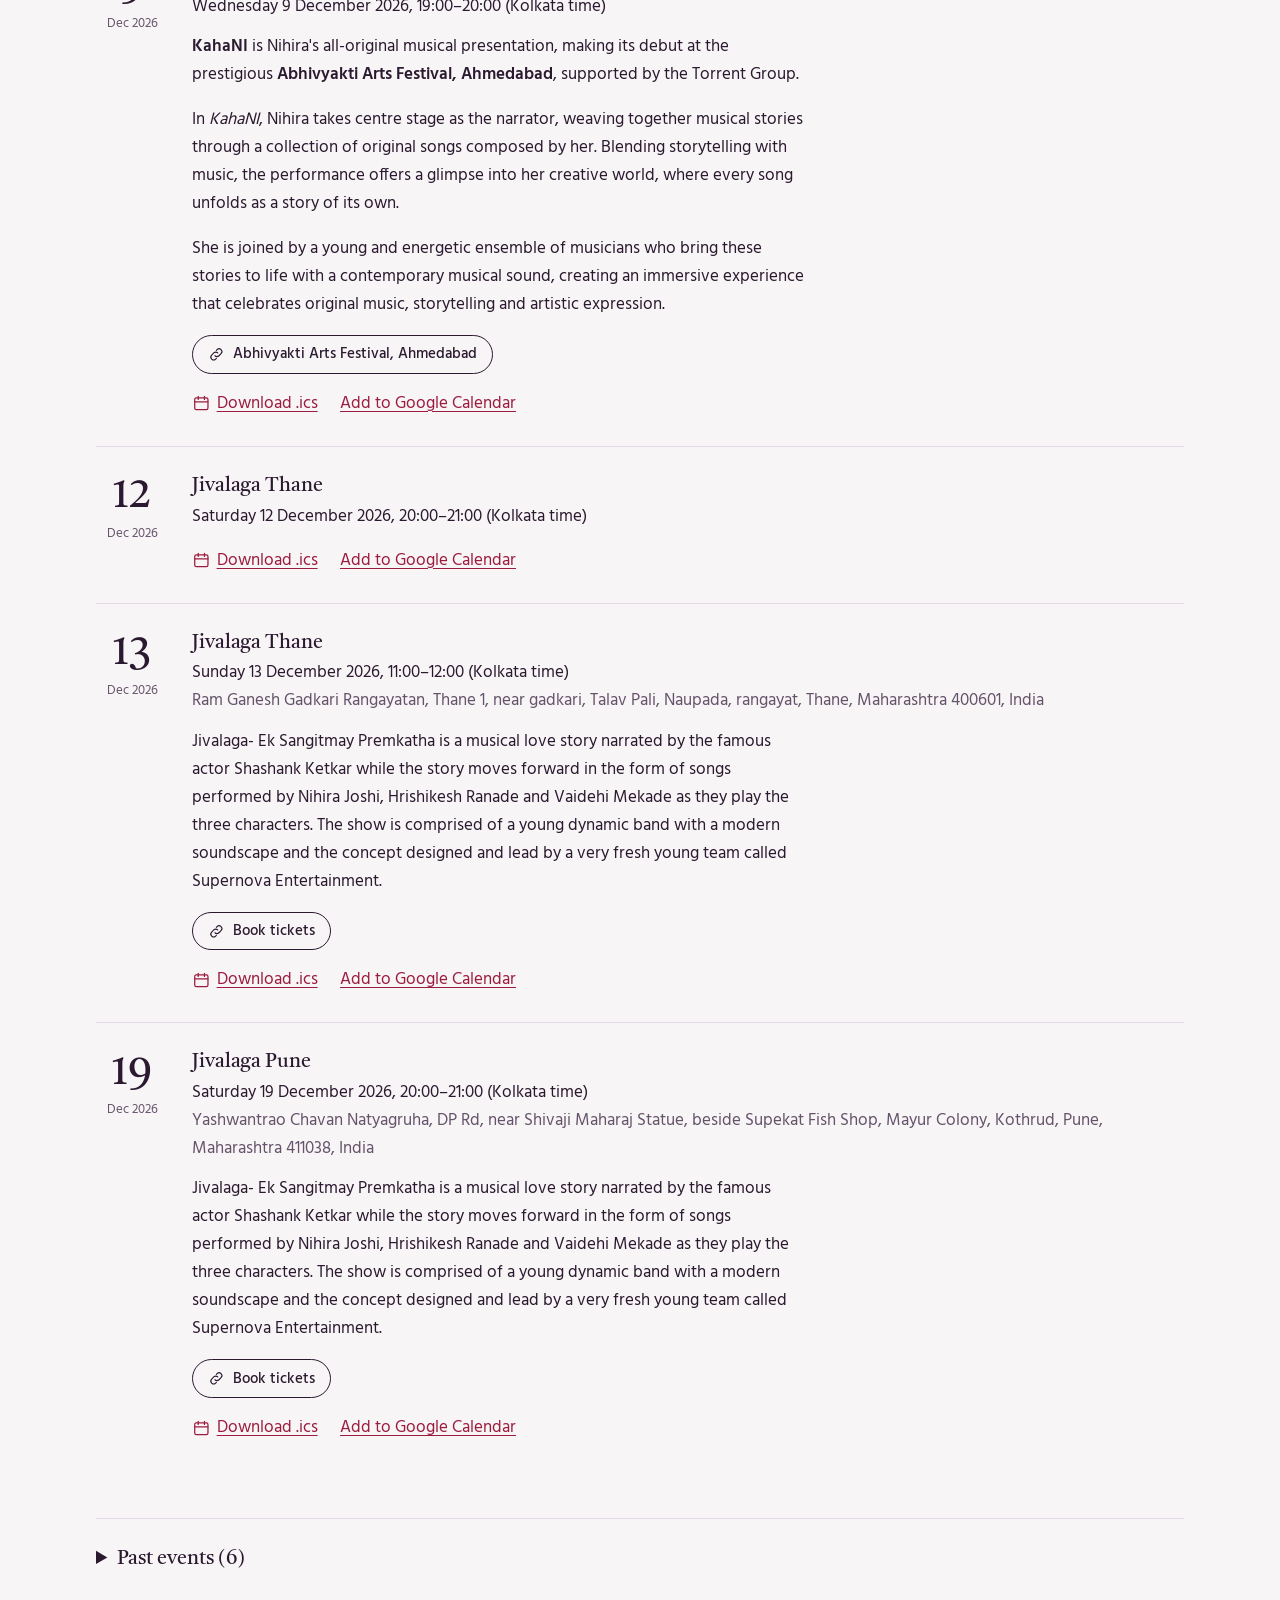
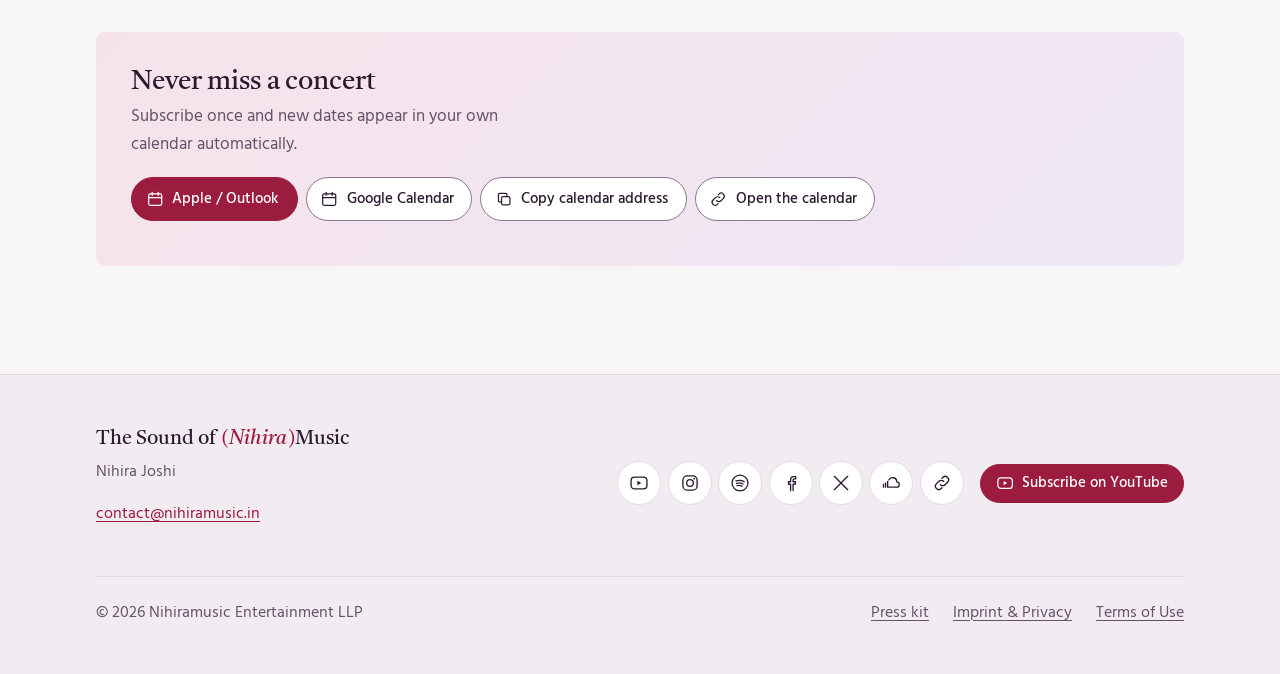
<file: events/index.html>
<!doctype html>
<html lang="en">
<head>
<meta charset="utf-8">
<meta name="viewport" content="width=device-width, initial-scale=1">
<title>Events and Concert Dates | The Sound of (Nihira)Music</title>
<meta name="description" content="Upcoming concerts and live performances by Nihira Joshi, with dates, venues and add-to-calendar links.">
<link rel="canonical" href="https://nihiramusic.in/events/">
<meta property="og:type" content="website">
<meta property="og:site_name" content="The Sound of (Nihira)Music">
<meta property="og:title" content="Events and Concert Dates | The Sound of (Nihira)Music">
<meta property="og:description" content="Upcoming concerts and live performances by Nihira Joshi, with dates, venues and add-to-calendar links.">
<meta property="og:url" content="https://nihiramusic.in/events/">
<meta property="og:image" content="https://nihiramusic.in/assets/img/nihirafinal-logo-3-yyv7bqb4jbio1lp0-3fe366-1200.jpg">
<meta name="twitter:card" content="summary_large_image">
<meta name="twitter:title" content="Events and Concert Dates | The Sound of (Nihira)Music">
<meta name="twitter:description" content="Upcoming concerts and live performances by Nihira Joshi, with dates, venues and add-to-calendar links.">
<meta name="twitter:image" content="https://nihiramusic.in/assets/img/nihirafinal-logo-3-yyv7bqb4jbio1lp0-3fe366-1200.jpg">
<meta name="theme-color" content="#F8F5F7" media="(prefers-color-scheme: light)">
<meta name="theme-color" content="#170F1B" media="(prefers-color-scheme: dark)">
<meta name="referrer" content="strict-origin-when-cross-origin">
<link rel="icon" href="../assets/img/favicon.svg" type="image/svg+xml">
<link rel="preload" href="../assets/fonts/hind-latin-400-normal.woff2" as="font" type="font/woff2" crossorigin>
<link rel="preload" href="../assets/fonts/tiro-devanagari-hindi-latin-400-normal.woff2" as="font" type="font/woff2" crossorigin>
<link rel="stylesheet" href="../assets/css/fonts.css">
<link rel="stylesheet" href="../assets/css/style.css">
<script type="module" src="../assets/js/main.js"></script>
<!-- generated:head -->
<link rel="alternate" type="application/rss+xml" title="News | The Sound of (Nihira)Music" href="../news/feed.xml">
<link rel="modulepreload" href="../assets/js/core.js">
<link rel="modulepreload" href="../assets/js/events.js">
<script type="application/ld+json">
{
 "@context": "https://schema.org",
 "@graph": [
  {
   "@type": "MusicEvent",
   "@id": "https://nihiramusic.in/events/#musically-speaking-london-2023",
   "name": "Krybaby presents Nihira Joshi Live: Musically Speaking",
   "url": "https://nihiramusic.in/events/#musically-speaking-london-2023",
   "startDate": "2023-04-22T18:00:00+01:00",
   "endDate": "2023-04-22T21:00:00+01:00",
   "eventStatus": "https://schema.org/EventScheduled",
   "eventAttendanceMode": "https://schema.org/OfflineEventAttendanceMode",
   "location": {
    "@type": "Place",
    "name": "The Bhavan",
    "address": {
     "@type": "PostalAddress",
     "addressLocality": "London",
     "addressCountry": "United Kingdom"
    }
   },
   "image": "https://nihiramusic.in/assets/img/nihirafinal-logo-3-yyv7bqb4jbio1lp0-3fe366-1200.jpg",
   "description": "A set of semi-classical music, with Madhusoodanan on flute and Narendra Panchal on percussion.",
   "performer": {
    "@type": "MusicGroup",
    "@id": "https://nihiramusic.in/#artist",
    "name": "Nihira Joshi"
   }
  },
  {
   "@type": "MusicEvent",
   "@id": "https://nihiramusic.in/events/#songversations-nmacc-2025",
   "name": "SongVersations with Nihira Joshi Deshpande",
   "url": "https://nihiramusic.in/events/#songversations-nmacc-2025",
   "startDate": "2025-03-09T19:30:00+05:30",
   "endDate": "2025-03-09T21:00:00+05:30",
   "eventStatus": "https://schema.org/EventScheduled",
   "eventAttendanceMode": "https://schema.org/OfflineEventAttendanceMode",
   "location": {
    "@type": "Place",
    "name": "The Cube, Nita Mukesh Ambani Cultural Centre",
    "address": {
     "@type": "PostalAddress",
     "addressLocality": "Mumbai",
     "addressCountry": "India"
    }
   },
   "image": "https://nihiramusic.in/assets/img/nihirafinal-logo-3-yyv7bqb4jbio1lp0-3fe366-1200.jpg",
   "description": "An evening of Hindi and Marathi songs, ghazals, Bollywood classics and originals in a 'SongVersations' format of music and conversation, with an all-women ensemble: Shruti Bhave (violin), Darshana Jog (keys, vocal arrangement), Pooja Majumder (bass) and Sapna (percussion).",
   "performer": {
    "@type": "MusicGroup",
    "@id": "https://nihiramusic.in/#artist",
    "name": "Nihira Joshi"
   }
  },
  {
   "@type": "MusicEvent",
   "@id": "https://nihiramusic.in/events/#cal-c9baf46440",
   "name": "Show - V Shantaram Theme",
   "url": "https://nihiramusic.in/events/#cal-c9baf46440",
   "startDate": "2026-10-30T20:00:00+05:30",
   "endDate": "2026-10-30T23:30:00+05:30",
   "eventStatus": "https://schema.org/EventScheduled",
   "eventAttendanceMode": "https://schema.org/OfflineEventAttendanceMode",
   "location": {
    "@type": "Place",
    "name": "Master Deenanath Mangeshkar Natyagriha, 4R2V+6W6, Natvarya Datta Bhat Rd, Agarwal Market, Vile Parle East, Vile Parle, Mumbai, Maharashtra 400057, India",
    "address": {
     "@type": "PostalAddress"
    }
   },
   "image": "https://nihiramusic.in/assets/img/nihirafinal-logo-3-yyv7bqb4jbio1lp0-3fe366-1200.jpg",
   "performer": {
    "@type": "MusicGroup",
    "@id": "https://nihiramusic.in/#artist",
    "name": "Nihira Joshi"
   }
  },
  {
   "@type": "MusicEvent",
   "@id": "https://nihiramusic.in/events/#cal-32ede16610",
   "name": "Diwali Pahaat Mumbai",
   "url": "https://nihiramusic.in/events/#cal-32ede16610",
   "startDate": "2026-11-08T04:30:00+05:30",
   "endDate": "2026-11-08T05:30:00+05:30",
   "eventStatus": "https://schema.org/EventScheduled",
   "eventAttendanceMode": "https://schema.org/OfflineEventAttendanceMode",
   "location": {
    "@type": "Place",
    "name": "YMCA Hall, Navghar Manikpur, Manickpur, Vasai West, Vasai-Virar, Maharashtra 401202, India",
    "address": {
     "@type": "PostalAddress"
    }
   },
   "image": "https://nihiramusic.in/assets/img/nihirafinal-logo-3-yyv7bqb4jbio1lp0-3fe366-1200.jpg",
   "description": "Diwali Pahaat morning concert celebrating the spirit of the festival!!!",
   "performer": {
    "@type": "MusicGroup",
    "@id": "https://nihiramusic.in/#artist",
    "name": "Nihira Joshi"
   }
  },
  {
   "@type": "MusicEvent",
   "@id": "https://nihiramusic.in/events/#cal-927634ea57",
   "name": "Diwali Pahaat Baroda",
   "url": "https://nihiramusic.in/events/#cal-927634ea57",
   "startDate": "2026-11-10T05:00:00+05:30",
   "endDate": "2026-11-10T05:30:00+05:30",
   "eventStatus": "https://schema.org/EventScheduled",
   "eventAttendanceMode": "https://schema.org/OfflineEventAttendanceMode",
   "location": {
    "@type": "Place",
    "name": "Shree Akkalkot Swami Samarth Maharaj Mandir - Gujarat, 8622+FW7, Sursagar Lake, Nayay Mandir, Raopura, Mandvi, Vadodara, Gujarat 390001, India",
    "address": {
     "@type": "PostalAddress"
    }
   },
   "image": "https://nihiramusic.in/assets/img/nihirafinal-logo-3-yyv7bqb4jbio1lp0-3fe366-1200.jpg",
   "description": "Celebrating Bhakti and divinity with the followers of Shri Swami Samarth in the Mandir",
   "performer": {
    "@type": "MusicGroup",
    "@id": "https://nihiramusic.in/#artist",
    "name": "Nihira Joshi"
   }
  },
  {
   "@type": "MusicEvent",
   "@id": "https://nihiramusic.in/events/#cal-826d3dee9e",
   "name": "Jivalaga Ratnagiri",
   "url": "https://nihiramusic.in/events/#cal-826d3dee9e",
   "startDate": "2026-11-24T17:00:00+05:30",
   "endDate": "2026-11-24T18:00:00+05:30",
   "eventStatus": "https://schema.org/EventScheduled",
   "eventAttendanceMode": "https://schema.org/OfflineEventAttendanceMode",
   "location": {
    "@type": "Place",
    "name": "Swatantryaveer Vinayak Damodar Savarkar Natyagruha Ratnagiri, X8R7+2R8, Kolhapur - Ratnagiri Rd, Narhar Colony, Abhyudhya Nagar, Nachane, Maharashtra 415639, India",
    "address": {
     "@type": "PostalAddress"
    }
   },
   "image": "https://nihiramusic.in/assets/img/nihirafinal-logo-3-yyv7bqb4jbio1lp0-3fe366-1200.jpg",
   "description": "Jivalaga- Ek Sangitmay Premkatha is a musical love story narrated by the famous actor Shashank Ketkar while the story moves forward in the form of songs performed by Nihira Joshi, Hrishikesh Ranade and Vaidehi Mekade as they play the three characters. The show is comprised of a young dynamic band with a modern soundscape and the concept designed and lead by a very fresh young team called Supernova Entertainment.",
   "performer": {
    "@type": "MusicGroup",
    "@id": "https://nihiramusic.in/#artist",
    "name": "Nihira Joshi"
   }
  },
  {
   "@type": "MusicEvent",
   "@id": "https://nihiramusic.in/events/#cal-5191a0b7c4",
   "name": "Abhivyakti music festival Ahemedabad 'KahaNI' ( All original music set)",
   "url": "https://nihiramusic.in/events/#cal-5191a0b7c4",
   "startDate": "2026-12-07T21:00:00+05:30",
   "endDate": "2026-12-07T22:00:00+05:30",
   "eventStatus": "https://schema.org/EventScheduled",
   "eventAttendanceMode": "https://schema.org/OfflineEventAttendanceMode",
   "location": {
    "@type": "Place",
    "name": "ATIRA : Ahmedabad Textile Industry's Research Association, ATIRA Campus-Auditorium, IIM Rd, behind AMA, Area, Ambawadi, Ahmedabad, Gujarat 380015, India",
    "address": {
     "@type": "PostalAddress"
    }
   },
   "image": "https://nihiramusic.in/assets/img/nihirafinal-logo-3-yyv7bqb4jbio1lp0-3fe366-1200.jpg",
   "description": "KahaNI is Nihira's all-original musical presentation, making its debut at the prestigious Abhivyakti Arts Festival, Ahmedabad, supported by the Torrent Group.\n\nIn KahaNI, Nihira takes centre stage as the narrator, weaving together musical stories through a collection of original songs composed by her. Blending storytelling with music, the performance offers a glimpse into her creative world, where every song unfolds as a story of its own.\n\nShe is joined by a young and energetic ensemble of musicians who bring these stories to life with a contemporary musical sound, creating an immersive experience that celebrates original music, storytelling and artistic expression.",
   "performer": {
    "@type": "MusicGroup",
    "@id": "https://nihiramusic.in/#artist",
    "name": "Nihira Joshi"
   }
  },
  {
   "@type": "MusicEvent",
   "@id": "https://nihiramusic.in/events/#cal-92d3d29749",
   "name": "Abhivyakti music festival Ahemedabad 'KahaNI' (All original music set)",
   "url": "https://nihiramusic.in/events/#cal-92d3d29749",
   "startDate": "2026-12-08T19:00:00+05:30",
   "endDate": "2026-12-08T20:00:00+05:30",
   "eventStatus": "https://schema.org/EventScheduled",
   "eventAttendanceMode": "https://schema.org/OfflineEventAttendanceMode",
   "location": {
    "@type": "Place",
    "name": "Gujarat University, Navrangpura, Ahmedabad, Gujarat 380009, India",
    "address": {
     "@type": "PostalAddress"
    }
   },
   "image": "https://nihiramusic.in/assets/img/nihirafinal-logo-3-yyv7bqb4jbio1lp0-3fe366-1200.jpg",
   "description": "KahaNI is Nihira's all-original musical presentation, making its debut at the prestigious Abhivyakti Arts Festival, Ahmedabad, supported by the Torrent Group.\n\nIn KahaNI, Nihira takes centre stage as the narrator, weaving together musical stories through a collection of original songs composed by her. Blending storytelling with music, the performance offers a glimpse into her creative world, where every song unfolds as a story of its own.\n\nShe is joined by a young and energetic ensemble of musicians who bring these stories to life with a contemporary musical sound, creating an immersive experience that celebrates original music, storytelling and artistic expression.",
   "performer": {
    "@type": "MusicGroup",
    "@id": "https://nihiramusic.in/#artist",
    "name": "Nihira Joshi"
   }
  },
  {
   "@type": "MusicEvent",
   "@id": "https://nihiramusic.in/events/#cal-b7d0062917",
   "name": "Abhivyakti music festival Ahemedabad 'KahaNI' (All original music set)",
   "url": "https://nihiramusic.in/events/#cal-b7d0062917",
   "startDate": "2026-12-09T19:00:00+05:30",
   "endDate": "2026-12-09T20:00:00+05:30",
   "eventStatus": "https://schema.org/EventScheduled",
   "eventAttendanceMode": "https://schema.org/OfflineEventAttendanceMode",
   "location": {
    "@type": "Place",
    "address": {
     "@type": "PostalAddress"
    }
   },
   "image": "https://nihiramusic.in/assets/img/nihirafinal-logo-3-yyv7bqb4jbio1lp0-3fe366-1200.jpg",
   "description": "KahaNI is Nihira's all-original musical presentation, making its debut at the prestigious Abhivyakti Arts Festival, Ahmedabad, supported by the Torrent Group.\n\nIn KahaNI, Nihira takes centre stage as the narrator, weaving together musical stories through a collection of original songs composed by her. Blending storytelling with music, the performance offers a glimpse into her creative world, where every song unfolds as a story of its own.\n\nShe is joined by a young and energetic ensemble of musicians who bring these stories to life with a contemporary musical sound, creating an immersive experience that celebrates original music, storytelling and artistic expression.",
   "performer": {
    "@type": "MusicGroup",
    "@id": "https://nihiramusic.in/#artist",
    "name": "Nihira Joshi"
   }
  },
  {
   "@type": "MusicEvent",
   "@id": "https://nihiramusic.in/events/#cal-32c7ef226e",
   "name": "Jivalaga Thane",
   "url": "https://nihiramusic.in/events/#cal-32c7ef226e",
   "startDate": "2026-12-12T20:00:00+05:30",
   "endDate": "2026-12-12T21:00:00+05:30",
   "eventStatus": "https://schema.org/EventScheduled",
   "eventAttendanceMode": "https://schema.org/OfflineEventAttendanceMode",
   "location": {
    "@type": "Place",
    "address": {
     "@type": "PostalAddress"
    }
   },
   "image": "https://nihiramusic.in/assets/img/nihirafinal-logo-3-yyv7bqb4jbio1lp0-3fe366-1200.jpg",
   "performer": {
    "@type": "MusicGroup",
    "@id": "https://nihiramusic.in/#artist",
    "name": "Nihira Joshi"
   }
  },
  {
   "@type": "MusicEvent",
   "@id": "https://nihiramusic.in/events/#cal-b921938ed1",
   "name": "Jivalaga Thane",
   "url": "https://nihiramusic.in/events/#cal-b921938ed1",
   "startDate": "2026-12-13T11:00:00+05:30",
   "endDate": "2026-12-13T12:00:00+05:30",
   "eventStatus": "https://schema.org/EventScheduled",
   "eventAttendanceMode": "https://schema.org/OfflineEventAttendanceMode",
   "location": {
    "@type": "Place",
    "name": "Ram Ganesh Gadkari Rangayatan, Thane 1, near gadkari, Talav Pali, Naupada, rangayat, Thane, Maharashtra 400601, India",
    "address": {
     "@type": "PostalAddress"
    }
   },
   "image": "https://nihiramusic.in/assets/img/nihirafinal-logo-3-yyv7bqb4jbio1lp0-3fe366-1200.jpg",
   "description": "Jivalaga- Ek Sangitmay Premkatha is a musical love story narrated by the famous actor Shashank Ketkar while the story moves forward in the form of songs performed by Nihira Joshi, Hrishikesh Ranade and Vaidehi Mekade as they play the three characters. The show is comprised of a young dynamic band with a modern soundscape and the concept designed and lead by a very fresh young team called Supernova Entertainment.",
   "performer": {
    "@type": "MusicGroup",
    "@id": "https://nihiramusic.in/#artist",
    "name": "Nihira Joshi"
   }
  },
  {
   "@type": "MusicEvent",
   "@id": "https://nihiramusic.in/events/#cal-9dd644459c",
   "name": "Jivalaga Pune",
   "url": "https://nihiramusic.in/events/#cal-9dd644459c",
   "startDate": "2026-12-19T20:00:00+05:30",
   "endDate": "2026-12-19T21:00:00+05:30",
   "eventStatus": "https://schema.org/EventScheduled",
   "eventAttendanceMode": "https://schema.org/OfflineEventAttendanceMode",
   "location": {
    "@type": "Place",
    "name": "Yashwantrao Chavan Natyagruha, DP Rd, near Shivaji Maharaj Statue, beside Supekat Fish Shop, Mayur Colony, Kothrud, Pune, Maharashtra 411038, India",
    "address": {
     "@type": "PostalAddress"
    }
   },
   "image": "https://nihiramusic.in/assets/img/nihirafinal-logo-3-yyv7bqb4jbio1lp0-3fe366-1200.jpg",
   "description": "Jivalaga- Ek Sangitmay Premkatha is a musical love story narrated by the famous actor Shashank Ketkar while the story moves forward in the form of songs performed by Nihira Joshi, Hrishikesh Ranade and Vaidehi Mekade as they play the three characters. The show is comprised of a young dynamic band with a modern soundscape and the concept designed and lead by a very fresh young team called Supernova Entertainment.",
   "performer": {
    "@type": "MusicGroup",
    "@id": "https://nihiramusic.in/#artist",
    "name": "Nihira Joshi"
   }
  }
 ]
}
</script>
<!-- /generated:head -->
</head>
<body data-page="events" data-root="../">
<a class="skip-link" href="#main">Skip to content</a>
<header id="site-header" class="site-header"></header>
<main id="main" tabindex="-1">
<noscript><p>This website needs JavaScript to show its content. You can find Nihira's music on <a href="https://www.youtube.com/@Nihiramusic">YouTube</a> and <a href="https://artist.link/nihira">all streaming services</a>, or write to <a href="mailto:contact@nihiramusic.in">contact@nihiramusic.in</a>.</p></noscript>
<div id="app" aria-busy="true"></div>
</main>
<footer id="site-footer" class="site-footer"></footer>
</body>
</html>
</file>
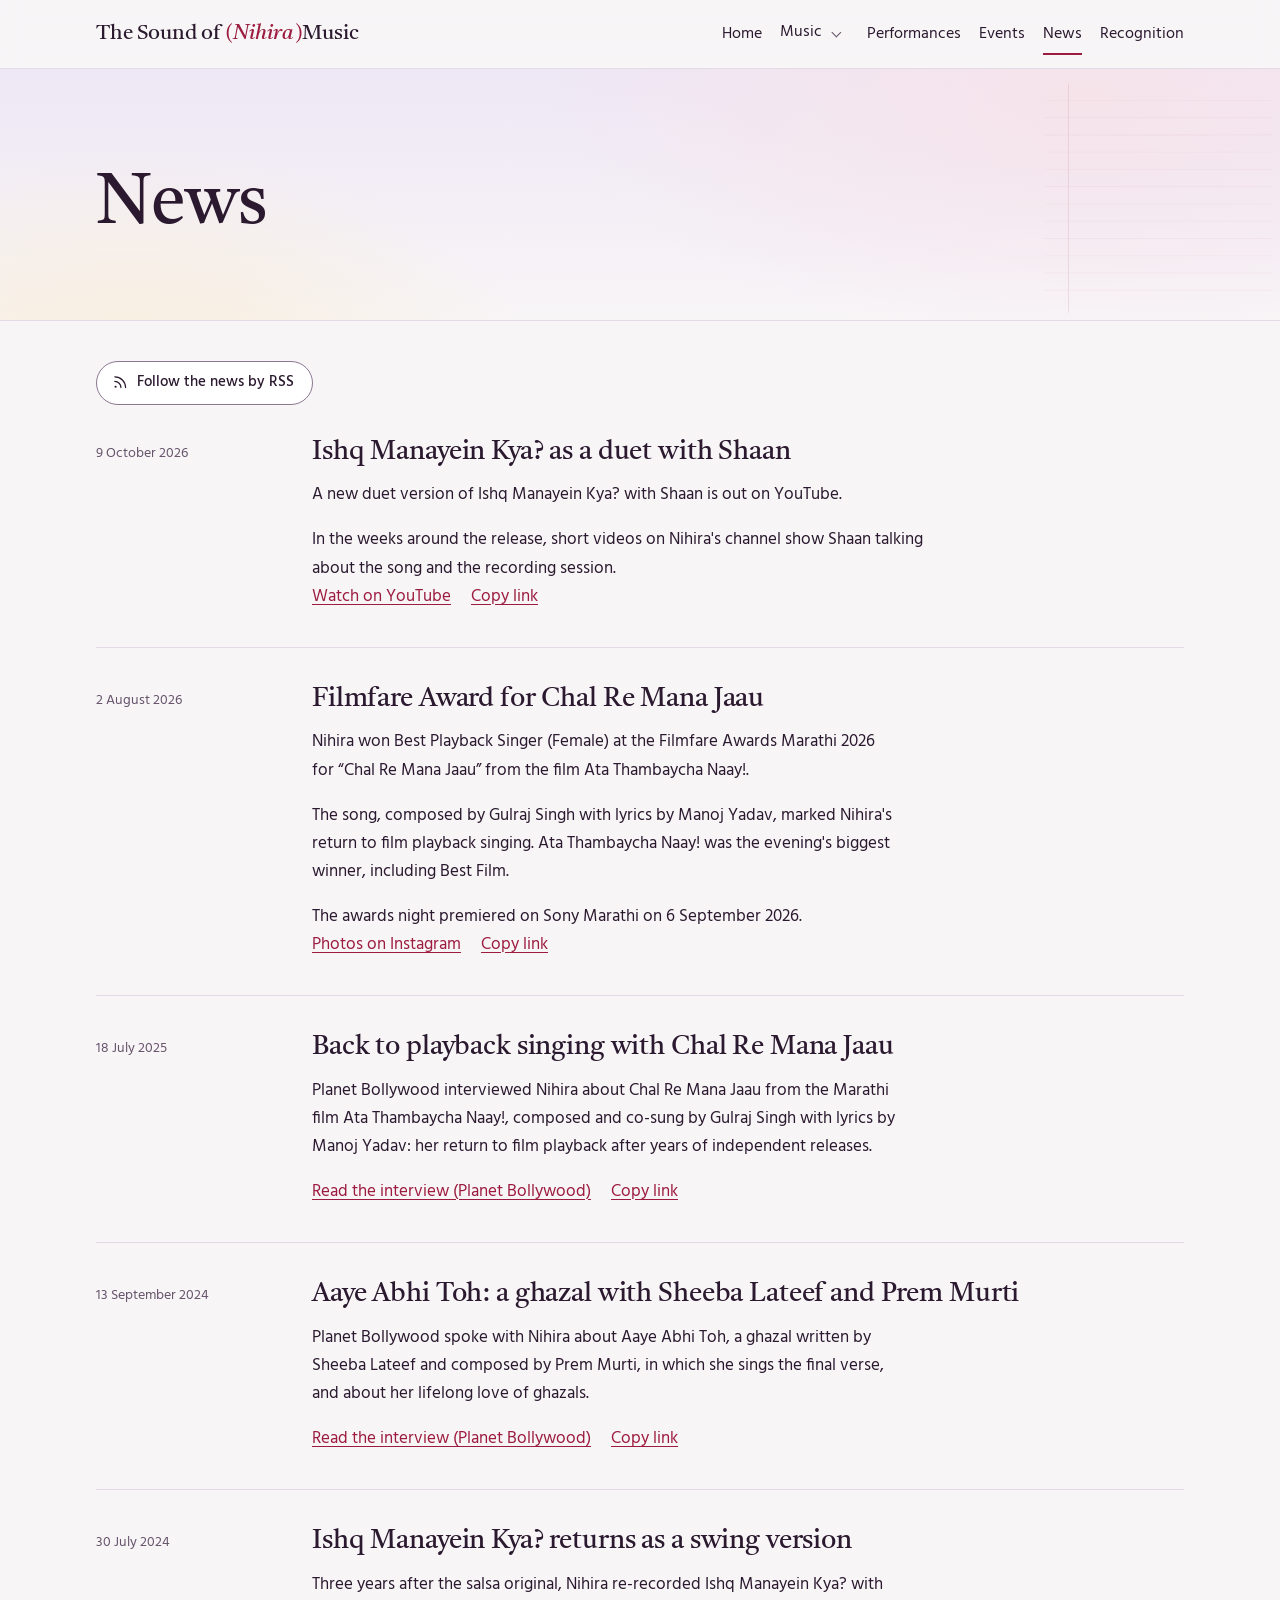
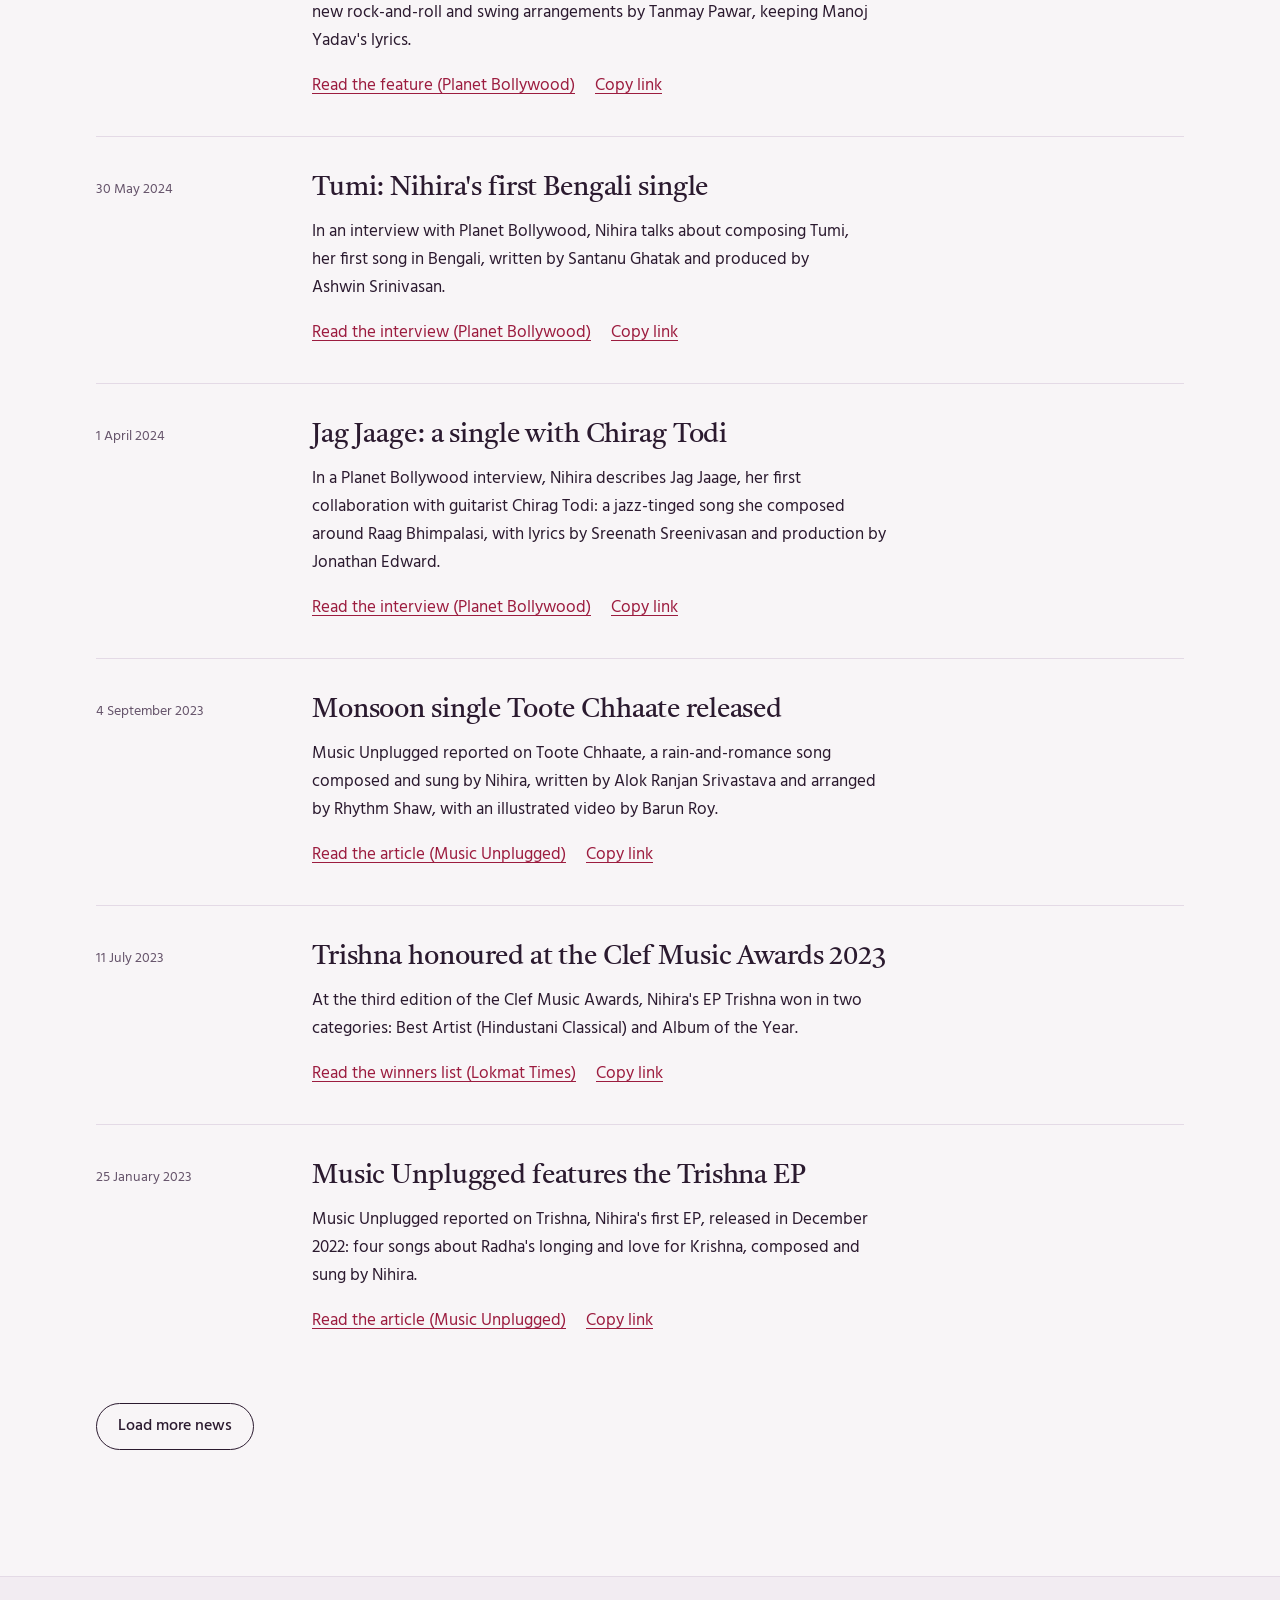
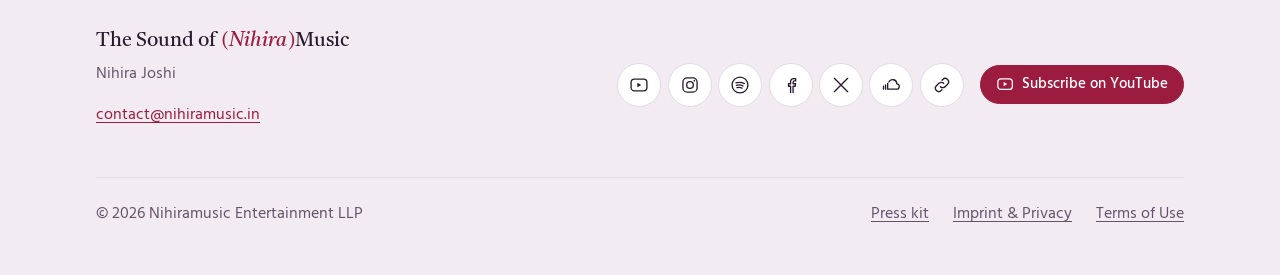
<file: news/index.html>
<!doctype html>
<html lang="en">
<head>
<meta charset="utf-8">
<meta name="viewport" content="width=device-width, initial-scale=1">
<title>News | The Sound of (Nihira)Music</title>
<meta name="description" content="News, releases and press coverage of composer and vocalist Nihira Joshi.">
<link rel="canonical" href="https://nihiramusic.in/news/">
<meta property="og:type" content="website">
<meta property="og:site_name" content="The Sound of (Nihira)Music">
<meta property="og:title" content="News | The Sound of (Nihira)Music">
<meta property="og:description" content="News, releases and press coverage of composer and vocalist Nihira Joshi.">
<meta property="og:url" content="https://nihiramusic.in/news/">
<meta property="og:image" content="https://nihiramusic.in/assets/img/nihirafinal-logo-3-yyv7bqb4jbio1lp0-3fe366-1200.jpg">
<meta name="twitter:card" content="summary_large_image">
<meta name="twitter:title" content="News | The Sound of (Nihira)Music">
<meta name="twitter:description" content="News, releases and press coverage of composer and vocalist Nihira Joshi.">
<meta name="twitter:image" content="https://nihiramusic.in/assets/img/nihirafinal-logo-3-yyv7bqb4jbio1lp0-3fe366-1200.jpg">
<meta name="theme-color" content="#F8F5F7" media="(prefers-color-scheme: light)">
<meta name="theme-color" content="#170F1B" media="(prefers-color-scheme: dark)">
<meta name="referrer" content="strict-origin-when-cross-origin">
<link rel="icon" href="../assets/img/favicon.svg" type="image/svg+xml">
<link rel="preload" href="../assets/fonts/hind-latin-400-normal.woff2" as="font" type="font/woff2" crossorigin>
<link rel="preload" href="../assets/fonts/tiro-devanagari-hindi-latin-400-normal.woff2" as="font" type="font/woff2" crossorigin>
<link rel="stylesheet" href="../assets/css/fonts.css">
<link rel="stylesheet" href="../assets/css/style.css">
<script type="module" src="../assets/js/main.js"></script>
<!-- generated:head -->
<link rel="alternate" type="application/rss+xml" title="News | The Sound of (Nihira)Music" href="../news/feed.xml">
<link rel="modulepreload" href="../assets/js/core.js">
<link rel="modulepreload" href="../assets/js/news.js">
<!-- /generated:head -->
</head>
<body data-page="news" data-root="../">
<a class="skip-link" href="#main">Skip to content</a>
<header id="site-header" class="site-header"></header>
<main id="main" tabindex="-1">
<noscript><p>This website needs JavaScript to show its content. You can find Nihira's music on <a href="https://www.youtube.com/@Nihiramusic">YouTube</a> and <a href="https://artist.link/nihira">all streaming services</a>, or write to <a href="mailto:contact@nihiramusic.in">contact@nihiramusic.in</a>.</p></noscript>
<div id="app" aria-busy="true"></div>
</main>
<footer id="site-footer" class="site-footer"></footer>
</body>
</html>
</file>
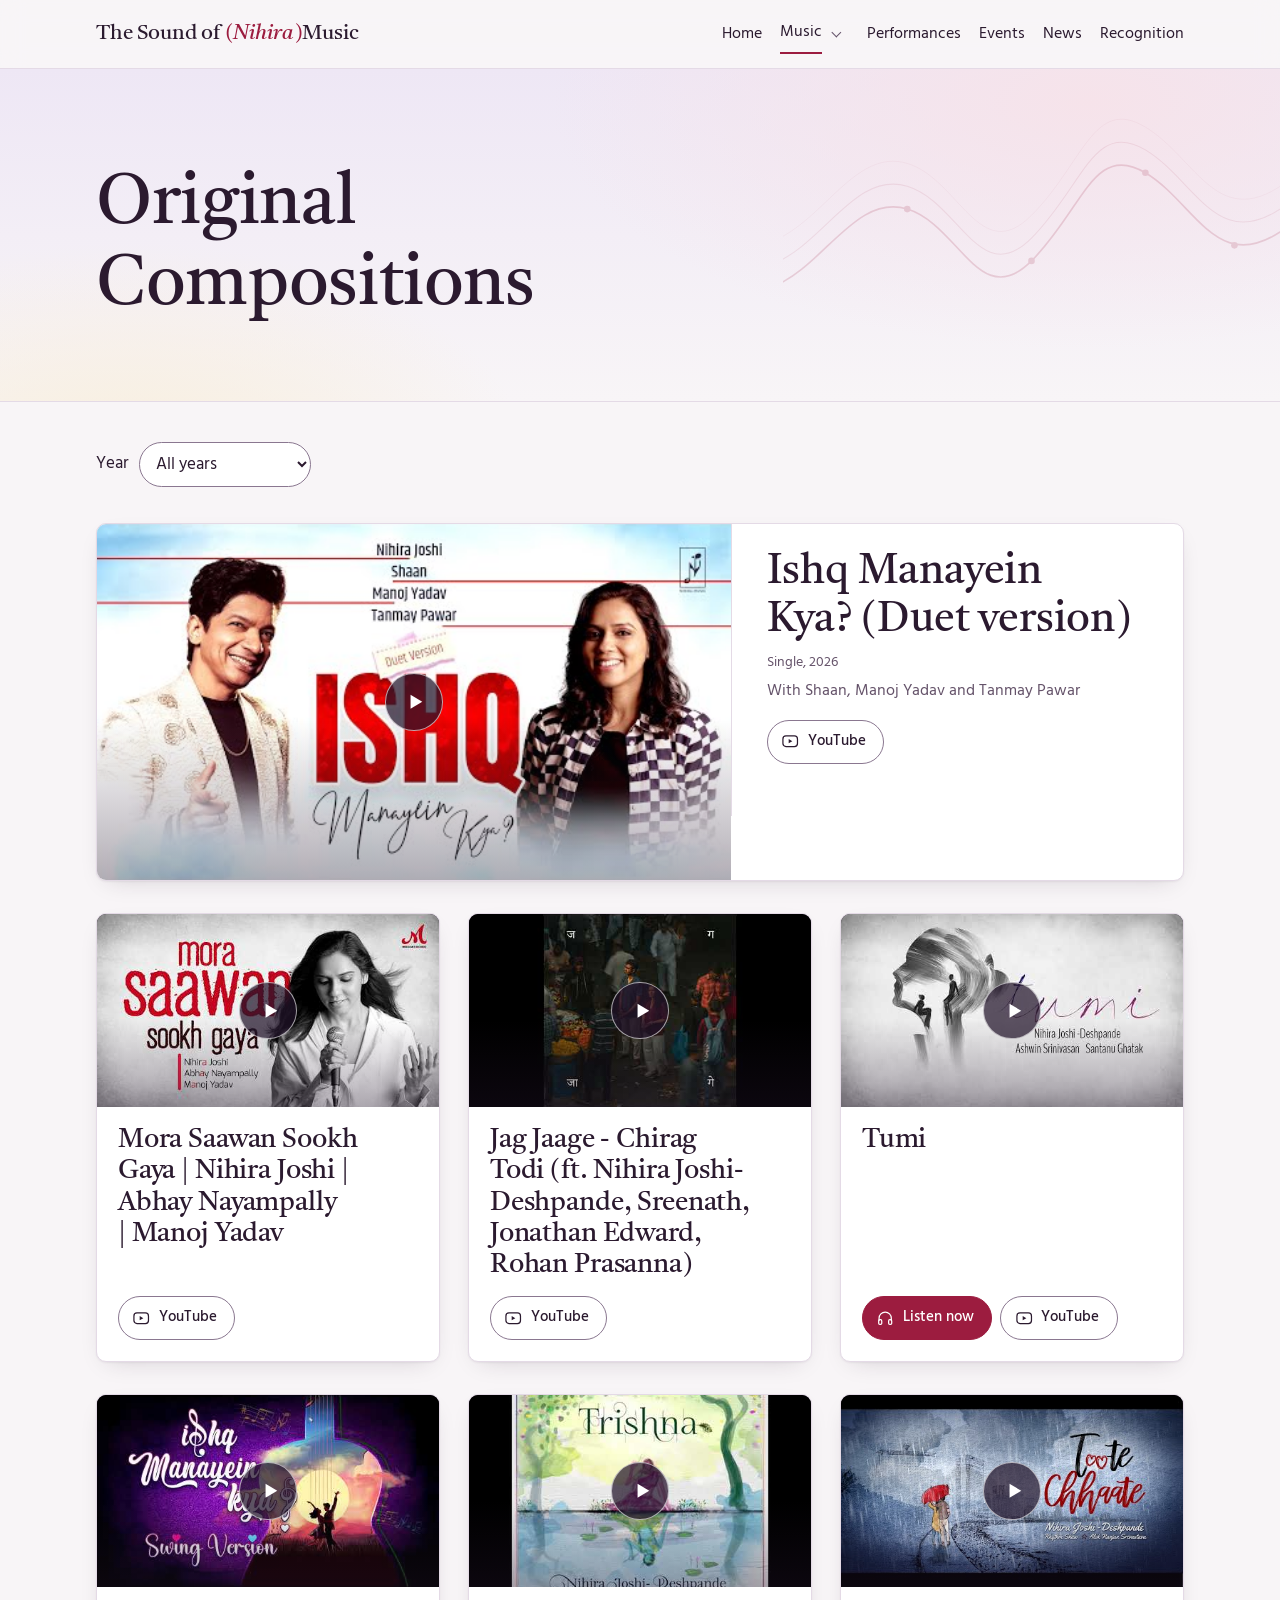
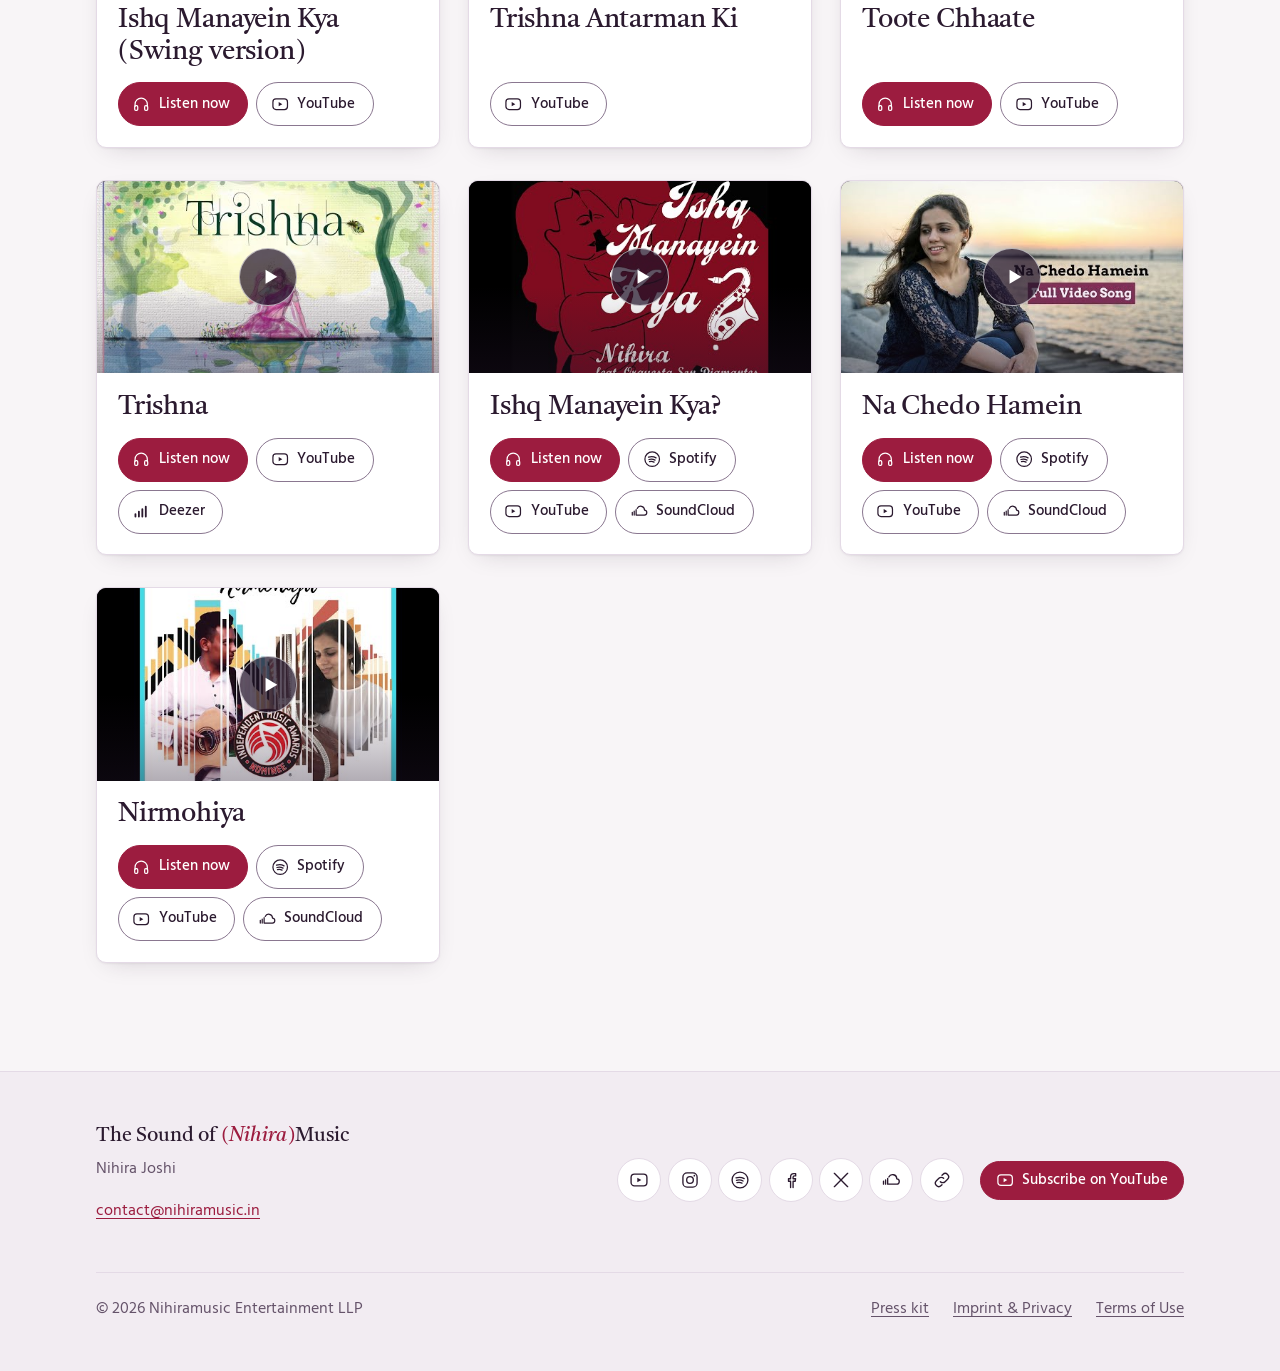
<file: original-compositions/index.html>
<!doctype html>
<html lang="en">
<head>
<meta charset="utf-8">
<meta name="viewport" content="width=device-width, initial-scale=1">
<title>Original Compositions | The Sound of (Nihira)Music</title>
<meta name="description" content="Experience the heartfelt original compositions, soulful melodies &amp; inspiring music created by this talented artist. Explore and enjoy a journey through Nihira&#x27;s unique musical vision and expression!">
<link rel="canonical" href="https://nihiramusic.in/original-compositions/">
<meta property="og:type" content="website">
<meta property="og:site_name" content="The Sound of (Nihira)Music">
<meta property="og:title" content="Original Compositions | The Sound of (Nihira)Music">
<meta property="og:description" content="Experience the heartfelt original compositions, soulful melodies &amp; inspiring music created by this talented artist. Explore and enjoy a journey through Nihira&#x27;s unique musical vision and expression!">
<meta property="og:url" content="https://nihiramusic.in/original-compositions/">
<meta property="og:image" content="https://nihiramusic.in/assets/img/nihirafinal-logo-3-yyv7bqb4jbio1lp0-3fe366-1200.jpg">
<meta name="twitter:card" content="summary_large_image">
<meta name="twitter:title" content="Original Compositions | The Sound of (Nihira)Music">
<meta name="twitter:description" content="Experience the heartfelt original compositions, soulful melodies &amp; inspiring music created by this talented artist. Explore and enjoy a journey through Nihira&#x27;s unique musical vision and expression!">
<meta name="twitter:image" content="https://nihiramusic.in/assets/img/nihirafinal-logo-3-yyv7bqb4jbio1lp0-3fe366-1200.jpg">
<meta name="theme-color" content="#F8F5F7" media="(prefers-color-scheme: light)">
<meta name="theme-color" content="#170F1B" media="(prefers-color-scheme: dark)">
<meta name="referrer" content="strict-origin-when-cross-origin">
<link rel="icon" href="../assets/img/favicon.svg" type="image/svg+xml">
<link rel="preload" href="../assets/fonts/hind-latin-400-normal.woff2" as="font" type="font/woff2" crossorigin>
<link rel="preload" href="../assets/fonts/tiro-devanagari-hindi-latin-400-normal.woff2" as="font" type="font/woff2" crossorigin>
<link rel="stylesheet" href="../assets/css/fonts.css">
<link rel="stylesheet" href="../assets/css/style.css">
<script type="module" src="../assets/js/main.js"></script>
<!-- generated:head -->
<link rel="alternate" type="application/rss+xml" title="News | The Sound of (Nihira)Music" href="../news/feed.xml">
<link rel="modulepreload" href="../assets/js/core.js">
<link rel="modulepreload" href="../assets/js/works.js">
<script type="application/ld+json">
{
 "@context": "https://schema.org",
 "@graph": [
  {
   "@type": "MusicRecording",
   "@id": "https://nihiramusic.in/original-compositions/#ishq-manayein-kya-duet",
   "name": "Ishq Manayein Kya? (Duet version)",
   "url": "https://nihiramusic.in/original-compositions/#ishq-manayein-kya-duet",
   "byArtist": {
    "@type": "MusicGroup",
    "@id": "https://nihiramusic.in/#artist",
    "name": "Nihira Joshi"
   },
   "datePublished": "2026-10-09",
   "description": "With Shaan, Manoj Yadav and Tanmay Pawar",
   "sameAs": [
    "https://www.youtube.com/watch?v=04lq9P_EQwc"
   ]
  },
  {
   "@type": "MusicRecording",
   "@id": "https://nihiramusic.in/original-compositions/#tumi",
   "name": "Tumi",
   "url": "https://nihiramusic.in/original-compositions/#tumi",
   "byArtist": {
    "@type": "MusicGroup",
    "@id": "https://nihiramusic.in/#artist",
    "name": "Nihira Joshi"
   },
   "datePublished": "2024",
   "description": "A soulful Bengali love song. With Santanu Ghatak and Ashwin Srinivasan",
   "sameAs": [
    "https://song.link/tumi_original",
    "https://www.youtube.com/watch?v=KSXkwZMxM2g"
   ]
  },
  {
   "@type": "MusicRecording",
   "@id": "https://nihiramusic.in/original-compositions/#ishq-manayein-kya-swing",
   "name": "Ishq Manayein Kya (Swing version)",
   "url": "https://nihiramusic.in/original-compositions/#ishq-manayein-kya-swing",
   "byArtist": {
    "@type": "MusicGroup",
    "@id": "https://nihiramusic.in/#artist",
    "name": "Nihira Joshi"
   },
   "datePublished": "2024",
   "description": "With Manoj Yadav and Tanmay Pawar",
   "sameAs": [
    "https://song.link/imkswing",
    "https://www.youtube.com/watch?v=FBaxVScgS7E"
   ]
  },
  {
   "@type": "MusicRecording",
   "@id": "https://nihiramusic.in/original-compositions/#toote-chhaate",
   "name": "Toote Chhaate",
   "url": "https://nihiramusic.in/original-compositions/#toote-chhaate",
   "byArtist": {
    "@type": "MusicGroup",
    "@id": "https://nihiramusic.in/#artist",
    "name": "Nihira Joshi"
   },
   "datePublished": "2023",
   "image": "https://nihiramusic.in/assets/img/5059801477264-3097d9-512.jpg",
   "description": "Nihira Joshi Deshpande, Rhythm Shaw and Alok Ranjan Srivastava",
   "sameAs": [
    "https://song.link/tootechhaate",
    "https://www.youtube.com/watch?v=I29C7FmZ2UI"
   ]
  },
  {
   "@type": "MusicAlbum",
   "@id": "https://nihiramusic.in/original-compositions/#trishna",
   "name": "Trishna",
   "url": "https://nihiramusic.in/original-compositions/#trishna",
   "byArtist": {
    "@type": "MusicGroup",
    "@id": "https://nihiramusic.in/#artist",
    "name": "Nihira Joshi"
   },
   "datePublished": "2022-12-10",
   "image": "https://nihiramusic.in/assets/img/197187411412-0f857b-512.jpg",
   "description": "Composed and sung by Nihira Joshi-Deshpande",
   "sameAs": [
    "https://album.link/trishna",
    "https://www.deezer.com/en/album/373627127",
    "https://www.youtube.com/watch?v=_R-iXCWgsK8"
   ],
   "numTracks": 4,
   "albumReleaseType": "https://schema.org/EPRelease",
   "track": [
    {
     "@type": "MusicRecording",
     "position": 1,
     "name": "Trishna Antarman Ki",
     "byArtist": {
      "@type": "MusicGroup",
      "@id": "https://nihiramusic.in/#artist",
      "name": "Nihira Joshi"
     },
     "url": "https://song.link/trishnaantarmanki",
     "sameAs": [
      "https://open.spotify.com/track/4cAZ5YwJ0BWbkOPv74vgMd",
      "https://soundcloud.com/nihirajoshideshpande/trishna-antarman-ki-feat",
      "https://www.youtube.com/watch?v=iGBytb6zsEk"
     ]
    },
    {
     "@type": "MusicRecording",
     "position": 2,
     "name": "Trishna Spandan Ki",
     "byArtist": {
      "@type": "MusicGroup",
      "@id": "https://nihiramusic.in/#artist",
      "name": "Nihira Joshi"
     },
     "url": "https://song.link/TrishnaSpandanKi",
     "sameAs": [
      "https://open.spotify.com/track/1t7KoTEDITW64XVtgdjYL2",
      "https://soundcloud.com/nihirajoshideshpande/trishna-spandan-ki-feat-mayukh",
      "https://www.youtube.com/watch?v=B-uKdwFca0U"
     ]
    },
    {
     "@type": "MusicRecording",
     "position": 3,
     "name": "Trishna Bandhan Ki",
     "byArtist": {
      "@type": "MusicGroup",
      "@id": "https://nihiramusic.in/#artist",
      "name": "Nihira Joshi"
     },
     "url": "https://song.link/trishnabandhanki",
     "sameAs": [
      "https://www.deezer.com/track/2006351547",
      "https://www.youtube.com/watch?v=e6K49l_6b08"
     ]
    },
    {
     "@type": "MusicRecording",
     "position": 4,
     "name": "Trishna Samarpan Ki",
     "byArtist": {
      "@type": "MusicGroup",
      "@id": "https://nihiramusic.in/#artist",
      "name": "Nihira Joshi"
     },
     "sameAs": [
      "https://www.youtube.com/watch?v=RP1B-RYn4gw"
     ]
    }
   ]
  },
  {
   "@type": "MusicRecording",
   "@id": "https://nihiramusic.in/original-compositions/#ishq-manayein-kya",
   "name": "Ishq Manayein Kya?",
   "url": "https://nihiramusic.in/original-compositions/#ishq-manayein-kya",
   "byArtist": {
    "@type": "MusicGroup",
    "@id": "https://nihiramusic.in/#artist",
    "name": "Nihira Joshi"
   },
   "datePublished": "2021",
   "description": "feat. Orquesta Son Diamantes",
   "sameAs": [
    "https://song.link/ishqmanayeinkya",
    "https://open.spotify.com/track/3Sfa7YAD1QqtJDXhEHVMdz",
    "https://soundcloud.com/nihirajoshideshpande/ishq-manayein-kya-feat",
    "https://www.youtube.com/watch?v=ZaM9T6ftHzI"
   ]
  },
  {
   "@type": "MusicRecording",
   "@id": "https://nihiramusic.in/original-compositions/#na-chedo-hamein",
   "name": "Na Chedo Hamein",
   "url": "https://nihiramusic.in/original-compositions/#na-chedo-hamein",
   "byArtist": {
    "@type": "MusicGroup",
    "@id": "https://nihiramusic.in/#artist",
    "name": "Nihira Joshi"
   },
   "datePublished": "2018-06-03",
   "image": "https://nihiramusic.in/assets/img/source-e71526-512.jpg",
   "sameAs": [
    "https://song.link/nachedohamein",
    "https://open.spotify.com/track/14xSeh9oaEnI3tbEALeUCo",
    "https://soundcloud.com/nihirajoshideshpande/na-chedo-hamein",
    "https://www.youtube.com/watch?v=Z49Tmzx5pzQ"
   ]
  },
  {
   "@type": "MusicRecording",
   "@id": "https://nihiramusic.in/original-compositions/#nirmohiya",
   "name": "Nirmohiya",
   "url": "https://nihiramusic.in/original-compositions/#nirmohiya",
   "byArtist": {
    "@type": "MusicGroup",
    "@id": "https://nihiramusic.in/#artist",
    "name": "Nihira Joshi"
   },
   "datePublished": "2018",
   "image": "https://nihiramusic.in/assets/img/source-bacf43-512.jpg",
   "description": "feat. Rhythm Shaw. Nihira Joshi Deshpande, Rhythm Shaw and Manoj Yadav",
   "sameAs": [
    "https://song.link/nirmohiya",
    "https://open.spotify.com/track/2K13WkHriHnCNXlwICiPUt",
    "https://soundcloud.com/nihirajoshideshpande/nirmohiya-feat-rhythm-shaw",
    "https://www.youtube.com/watch?v=ZC90JEMIvpw"
   ]
  },
  {
   "@type": "MusicRecording",
   "@id": "https://nihiramusic.in/original-compositions/#original-hkvbtv7axi0",
   "url": "https://nihiramusic.in/original-compositions/#original-hkvbtv7axi0",
   "byArtist": {
    "@type": "MusicGroup",
    "@id": "https://nihiramusic.in/#artist",
    "name": "Nihira Joshi"
   },
   "sameAs": [
    "https://www.youtube.com/watch?v=HkVbTV7Axi0"
   ]
  },
  {
   "@type": "MusicRecording",
   "@id": "https://nihiramusic.in/original-compositions/#original-fuisyuusb9c",
   "url": "https://nihiramusic.in/original-compositions/#original-fuisyuusb9c",
   "byArtist": {
    "@type": "MusicGroup",
    "@id": "https://nihiramusic.in/#artist",
    "name": "Nihira Joshi"
   },
   "sameAs": [
    "https://www.youtube.com/watch?v=fUISyuUsb9c"
   ]
  }
 ]
}
</script>
<!-- /generated:head -->
</head>
<body data-page="originals" data-root="../">
<a class="skip-link" href="#main">Skip to content</a>
<header id="site-header" class="site-header"></header>
<main id="main" tabindex="-1">
<noscript><p>This website needs JavaScript to show its content. You can find Nihira's music on <a href="https://www.youtube.com/@Nihiramusic">YouTube</a> and <a href="https://artist.link/nihira">all streaming services</a>, or write to <a href="mailto:contact@nihiramusic.in">contact@nihiramusic.in</a>.</p></noscript>
<div id="app" aria-busy="true"></div>
</main>
<footer id="site-footer" class="site-footer"></footer>
</body>
</html>
</file>
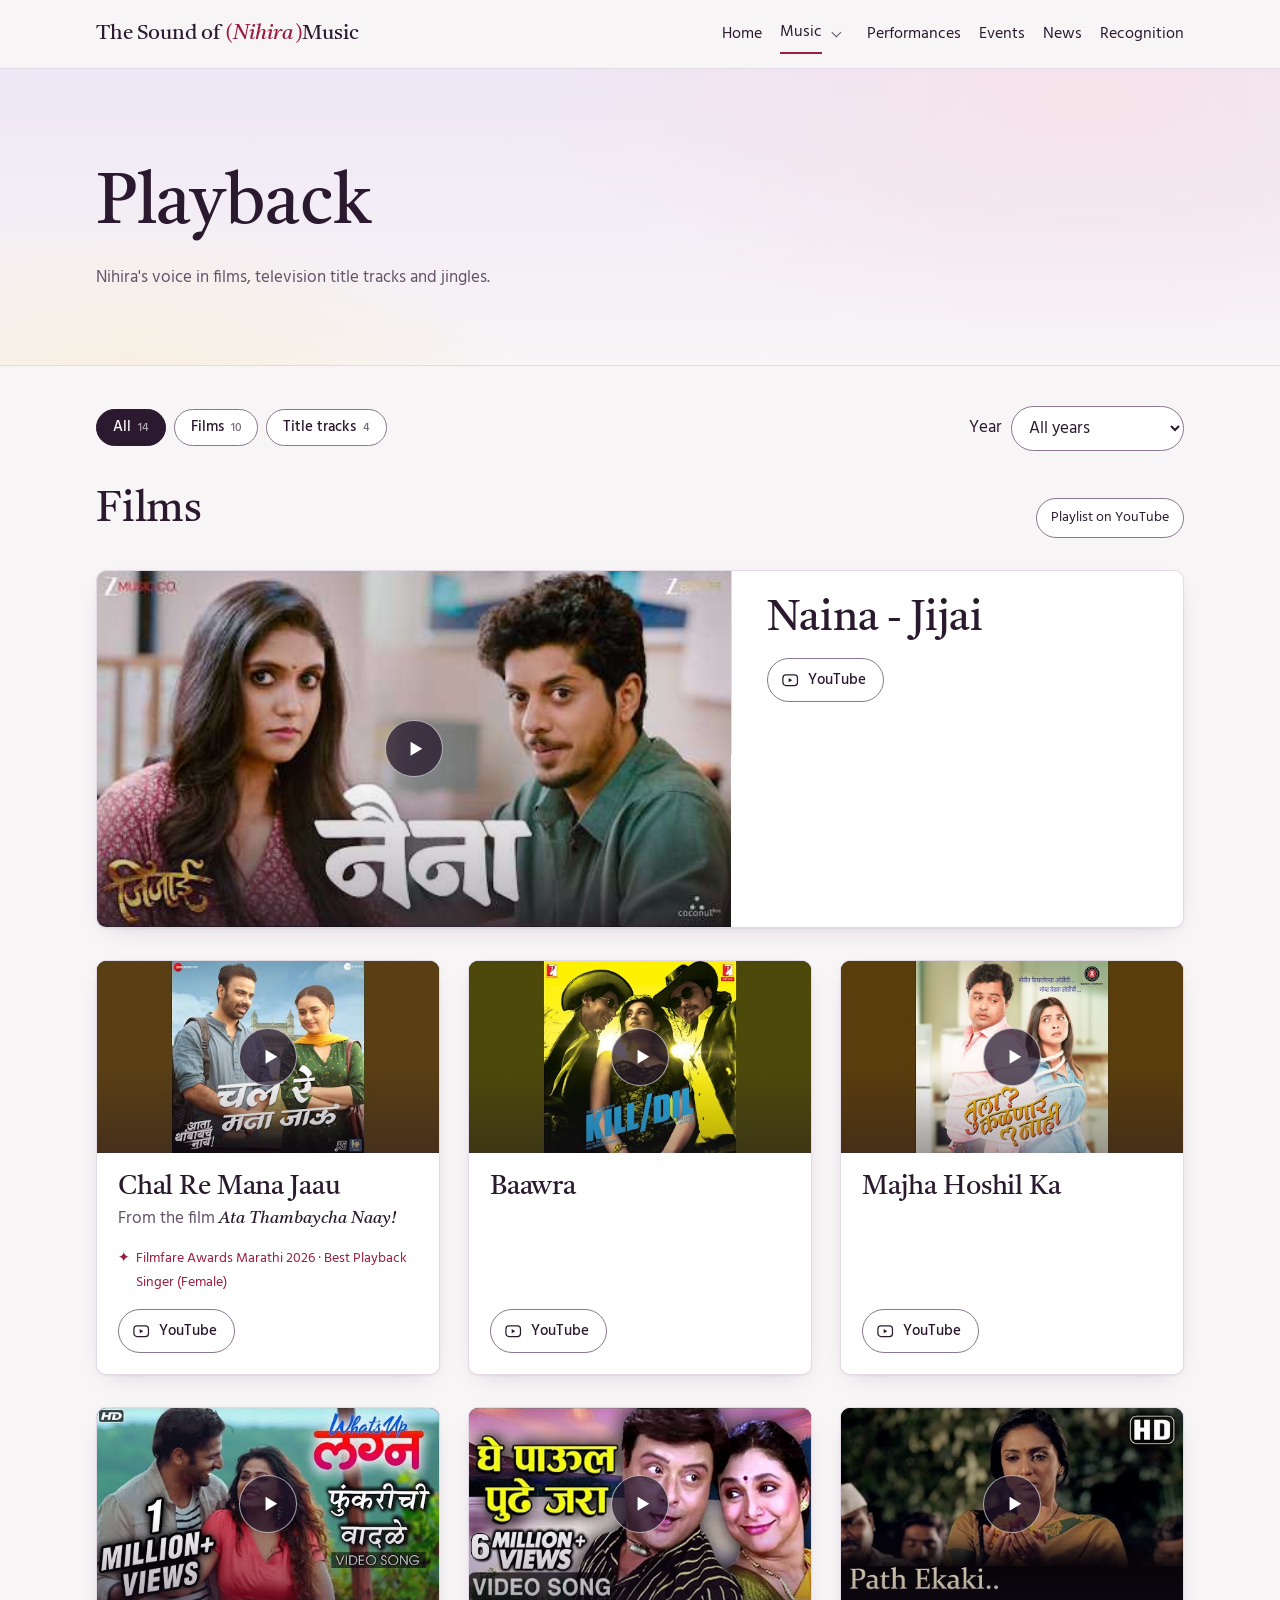
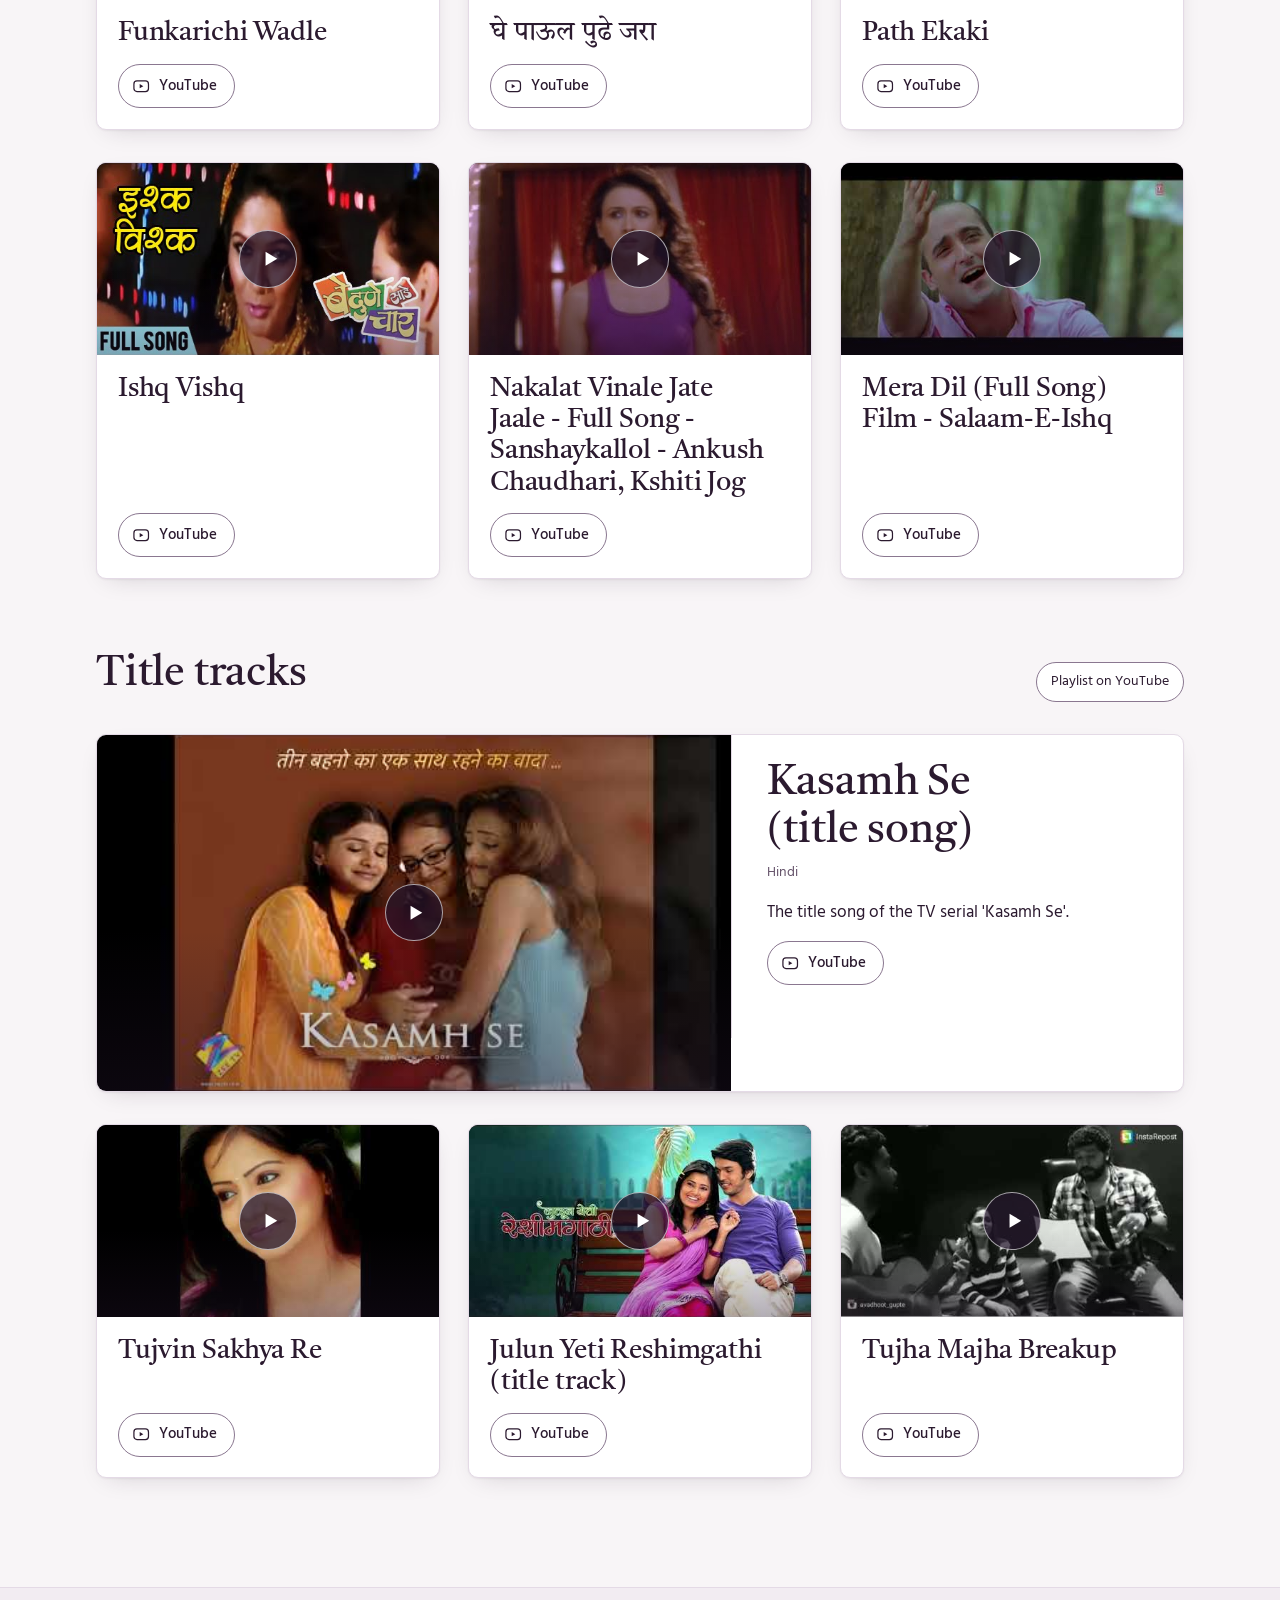
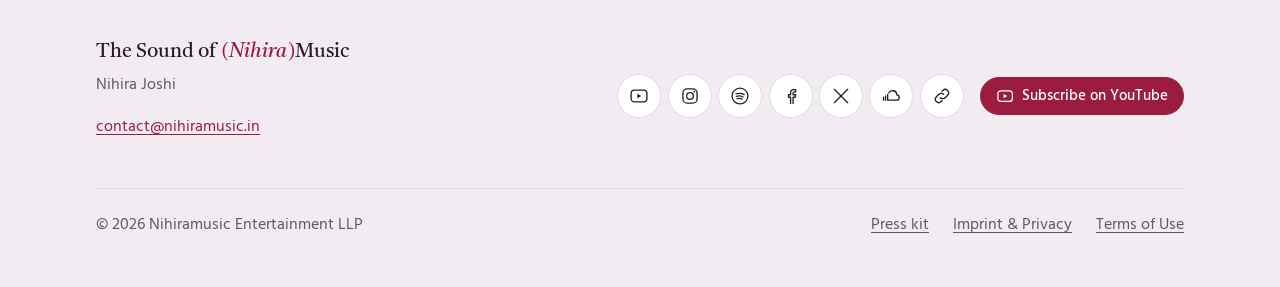
<file: playback/index.html>
<!doctype html>
<html lang="en">
<head>
<meta charset="utf-8">
<meta name="viewport" content="width=device-width, initial-scale=1">
<title>Playback | The Sound of (Nihira)Music</title>
<meta name="description" content="Nihira Joshi&#x27;s playback singing: film songs, television title tracks and jingles, including the Filmfare Award-winning “Chal Re Mana Jaau”.">
<link rel="canonical" href="https://nihiramusic.in/playback/">
<meta property="og:type" content="website">
<meta property="og:site_name" content="The Sound of (Nihira)Music">
<meta property="og:title" content="Playback | The Sound of (Nihira)Music">
<meta property="og:description" content="Nihira Joshi&#x27;s playback singing: film songs, television title tracks and jingles, including the Filmfare Award-winning “Chal Re Mana Jaau”.">
<meta property="og:url" content="https://nihiramusic.in/playback/">
<meta property="og:image" content="https://nihiramusic.in/assets/img/nihirafinal-logo-3-yyv7bqb4jbio1lp0-3fe366-1200.jpg">
<meta name="twitter:card" content="summary_large_image">
<meta name="twitter:title" content="Playback | The Sound of (Nihira)Music">
<meta name="twitter:description" content="Nihira Joshi&#x27;s playback singing: film songs, television title tracks and jingles, including the Filmfare Award-winning “Chal Re Mana Jaau”.">
<meta name="twitter:image" content="https://nihiramusic.in/assets/img/nihirafinal-logo-3-yyv7bqb4jbio1lp0-3fe366-1200.jpg">
<meta name="theme-color" content="#F8F5F7" media="(prefers-color-scheme: light)">
<meta name="theme-color" content="#170F1B" media="(prefers-color-scheme: dark)">
<meta name="referrer" content="strict-origin-when-cross-origin">
<link rel="icon" href="../assets/img/favicon.svg" type="image/svg+xml">
<link rel="preload" href="../assets/fonts/hind-latin-400-normal.woff2" as="font" type="font/woff2" crossorigin>
<link rel="preload" href="../assets/fonts/tiro-devanagari-hindi-latin-400-normal.woff2" as="font" type="font/woff2" crossorigin>
<link rel="stylesheet" href="../assets/css/fonts.css">
<link rel="stylesheet" href="../assets/css/style.css">
<script type="module" src="../assets/js/main.js"></script>
<!-- generated:head -->
<link rel="alternate" type="application/rss+xml" title="News | The Sound of (Nihira)Music" href="../news/feed.xml">
<link rel="modulepreload" href="../assets/js/core.js">
<link rel="modulepreload" href="../assets/js/works.js">
<!-- /generated:head -->
</head>
<body data-page="playback" data-root="../">
<a class="skip-link" href="#main">Skip to content</a>
<header id="site-header" class="site-header"></header>
<main id="main" tabindex="-1">
<noscript><p>This website needs JavaScript to show its content. You can find Nihira's music on <a href="https://www.youtube.com/@Nihiramusic">YouTube</a> and <a href="https://artist.link/nihira">all streaming services</a>, or write to <a href="mailto:contact@nihiramusic.in">contact@nihiramusic.in</a>.</p></noscript>
<div id="app" aria-busy="true"></div>
</main>
<footer id="site-footer" class="site-footer"></footer>
</body>
</html>
</file>
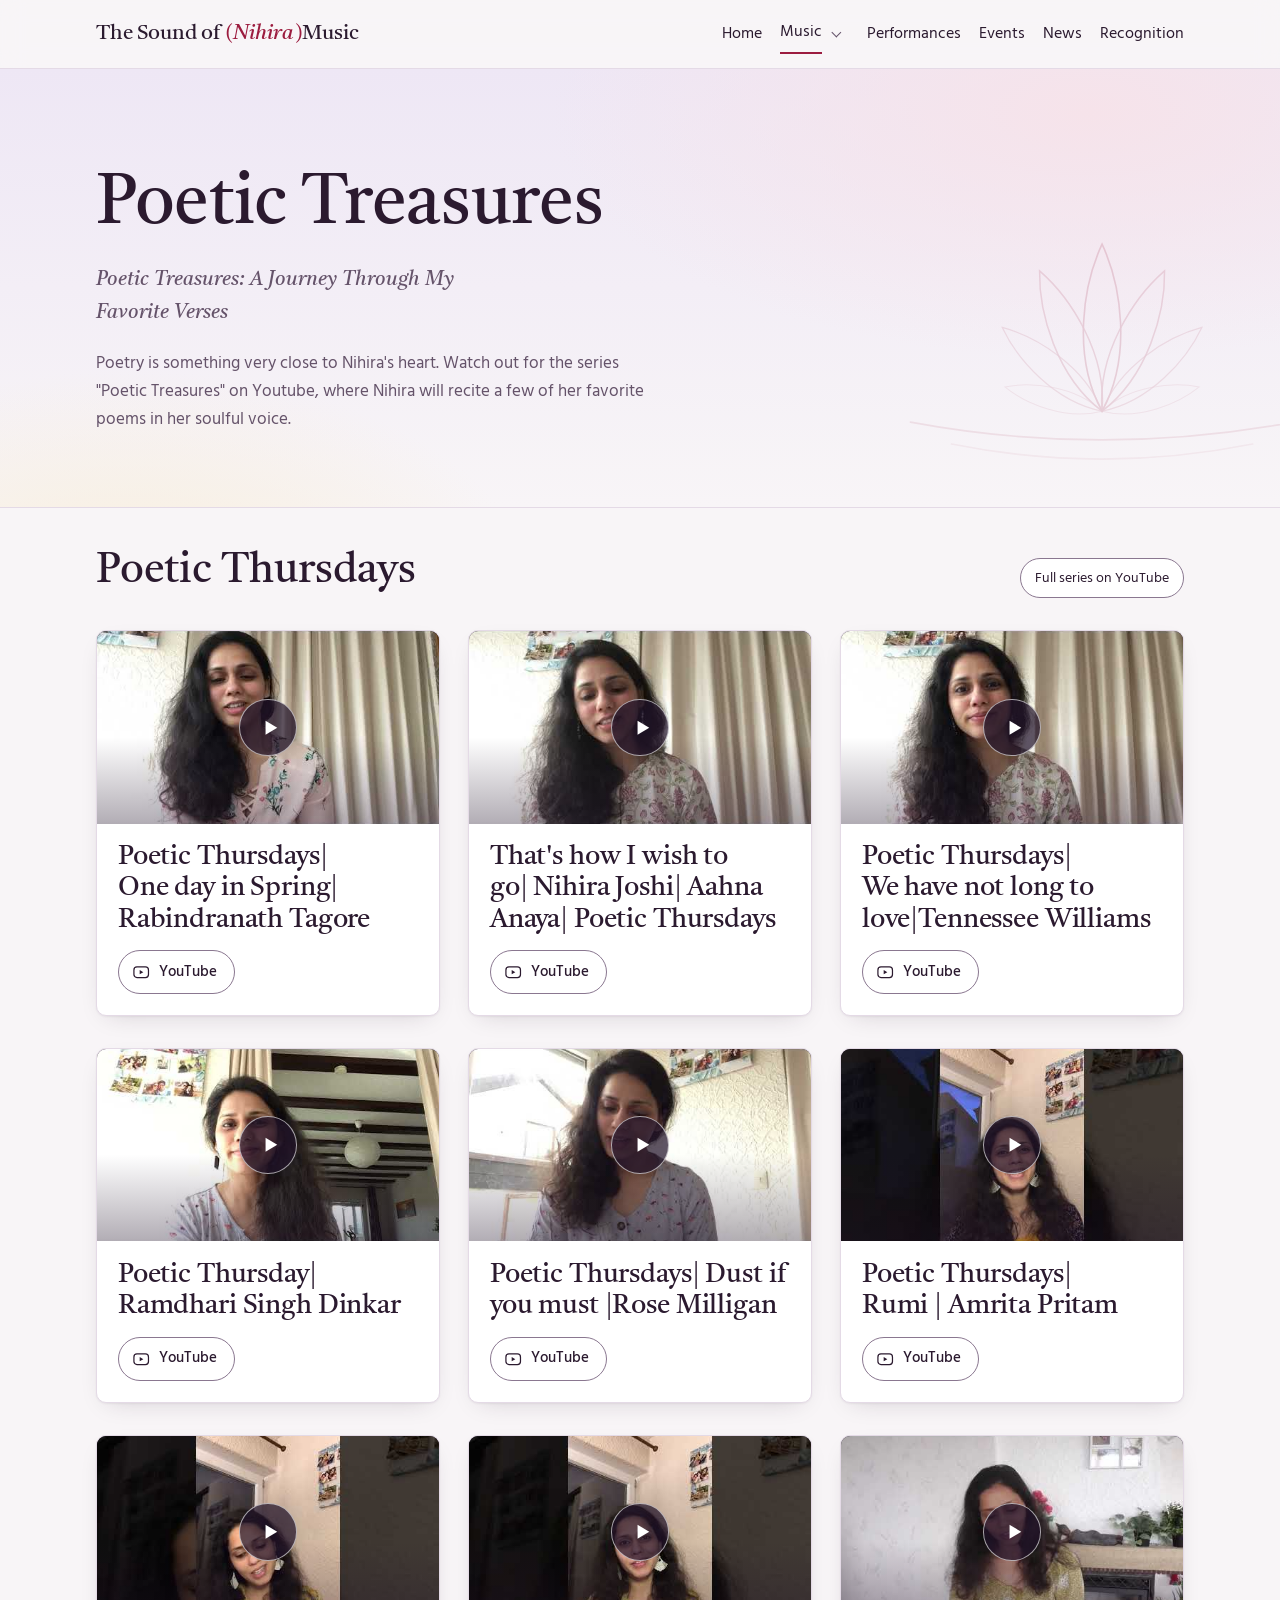
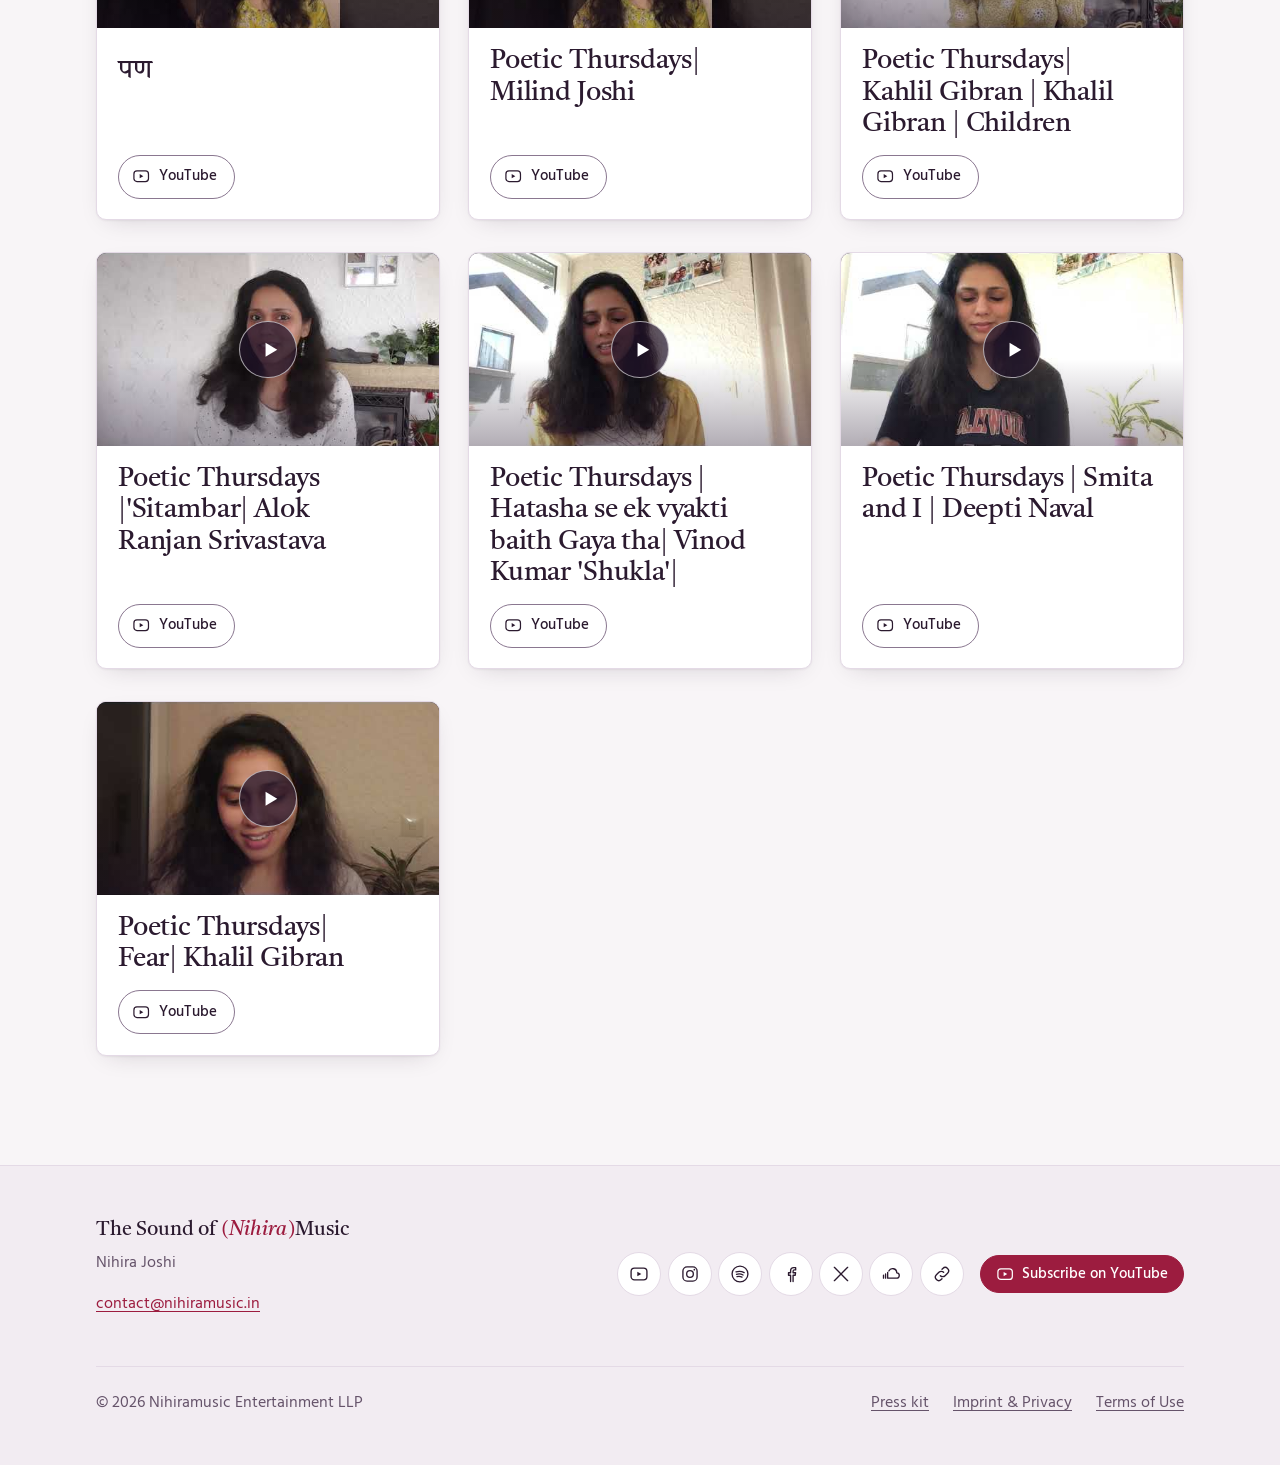
<file: poetic-treasures/index.html>
<!doctype html>
<html lang="en">
<head>
<meta charset="utf-8">
<meta name="viewport" content="width=device-width, initial-scale=1">
<title>Poetry | Poetic Treasures | The Sound of (Nihira)Music</title>
<meta name="description" content="Poetry is something very close to Nihira&#x27;s heart. Watch out for the series &quot;Poetic Treasures&quot; on Youtube, where Nihira will recite a few of her favorite poems in her soulful voice.">
<link rel="canonical" href="https://nihiramusic.in/poetic-treasures/">
<meta property="og:type" content="website">
<meta property="og:site_name" content="The Sound of (Nihira)Music">
<meta property="og:title" content="Poetry | Poetic Treasures | The Sound of (Nihira)Music">
<meta property="og:description" content="Poetry is something very close to Nihira&#x27;s heart. Watch out for the series &quot;Poetic Treasures&quot; on Youtube, where Nihira will recite a few of her favorite poems in her soulful voice.">
<meta property="og:url" content="https://nihiramusic.in/poetic-treasures/">
<meta property="og:image" content="https://nihiramusic.in/assets/img/nihirafinal-logo-3-yyv7bqb4jbio1lp0-3fe366-1200.jpg">
<meta name="twitter:card" content="summary_large_image">
<meta name="twitter:title" content="Poetry | Poetic Treasures | The Sound of (Nihira)Music">
<meta name="twitter:description" content="Poetry is something very close to Nihira&#x27;s heart. Watch out for the series &quot;Poetic Treasures&quot; on Youtube, where Nihira will recite a few of her favorite poems in her soulful voice.">
<meta name="twitter:image" content="https://nihiramusic.in/assets/img/nihirafinal-logo-3-yyv7bqb4jbio1lp0-3fe366-1200.jpg">
<meta name="theme-color" content="#F8F5F7" media="(prefers-color-scheme: light)">
<meta name="theme-color" content="#170F1B" media="(prefers-color-scheme: dark)">
<meta name="referrer" content="strict-origin-when-cross-origin">
<link rel="icon" href="../assets/img/favicon.svg" type="image/svg+xml">
<link rel="preload" href="../assets/fonts/hind-latin-400-normal.woff2" as="font" type="font/woff2" crossorigin>
<link rel="preload" href="../assets/fonts/tiro-devanagari-hindi-latin-400-normal.woff2" as="font" type="font/woff2" crossorigin>
<link rel="stylesheet" href="../assets/css/fonts.css">
<link rel="stylesheet" href="../assets/css/style.css">
<script type="module" src="../assets/js/main.js"></script>
<!-- generated:head -->
<link rel="alternate" type="application/rss+xml" title="News | The Sound of (Nihira)Music" href="../news/feed.xml">
<link rel="modulepreload" href="../assets/js/core.js">
<link rel="modulepreload" href="../assets/js/poems.js">
<link rel="modulepreload" href="../assets/js/works.js">
<!-- /generated:head -->
</head>
<body data-page="poems" data-root="../">
<a class="skip-link" href="#main">Skip to content</a>
<header id="site-header" class="site-header"></header>
<main id="main" tabindex="-1">
<noscript><p>This website needs JavaScript to show its content. You can find Nihira's music on <a href="https://www.youtube.com/@Nihiramusic">YouTube</a> and <a href="https://artist.link/nihira">all streaming services</a>, or write to <a href="mailto:contact@nihiramusic.in">contact@nihiramusic.in</a>.</p></noscript>
<div id="app" aria-busy="true"></div>
</main>
<footer id="site-footer" class="site-footer"></footer>
</body>
</html>
</file>
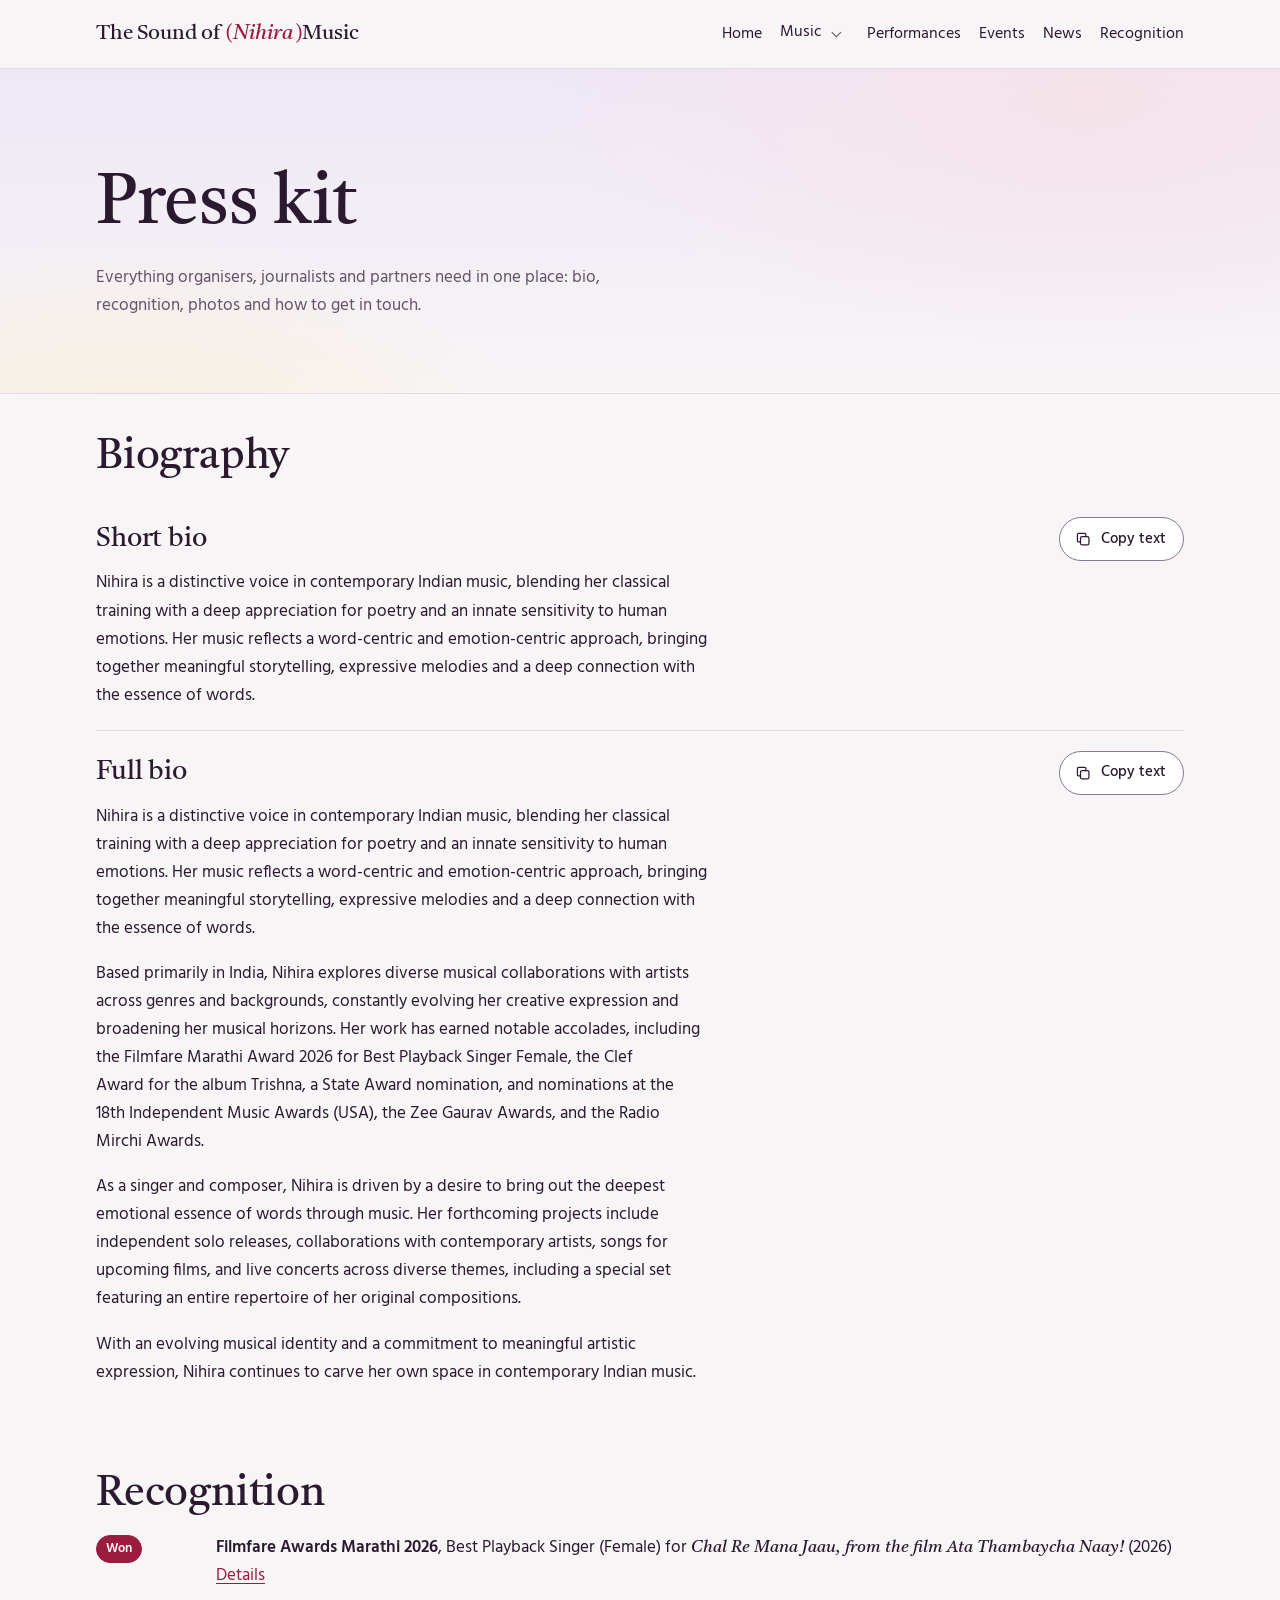
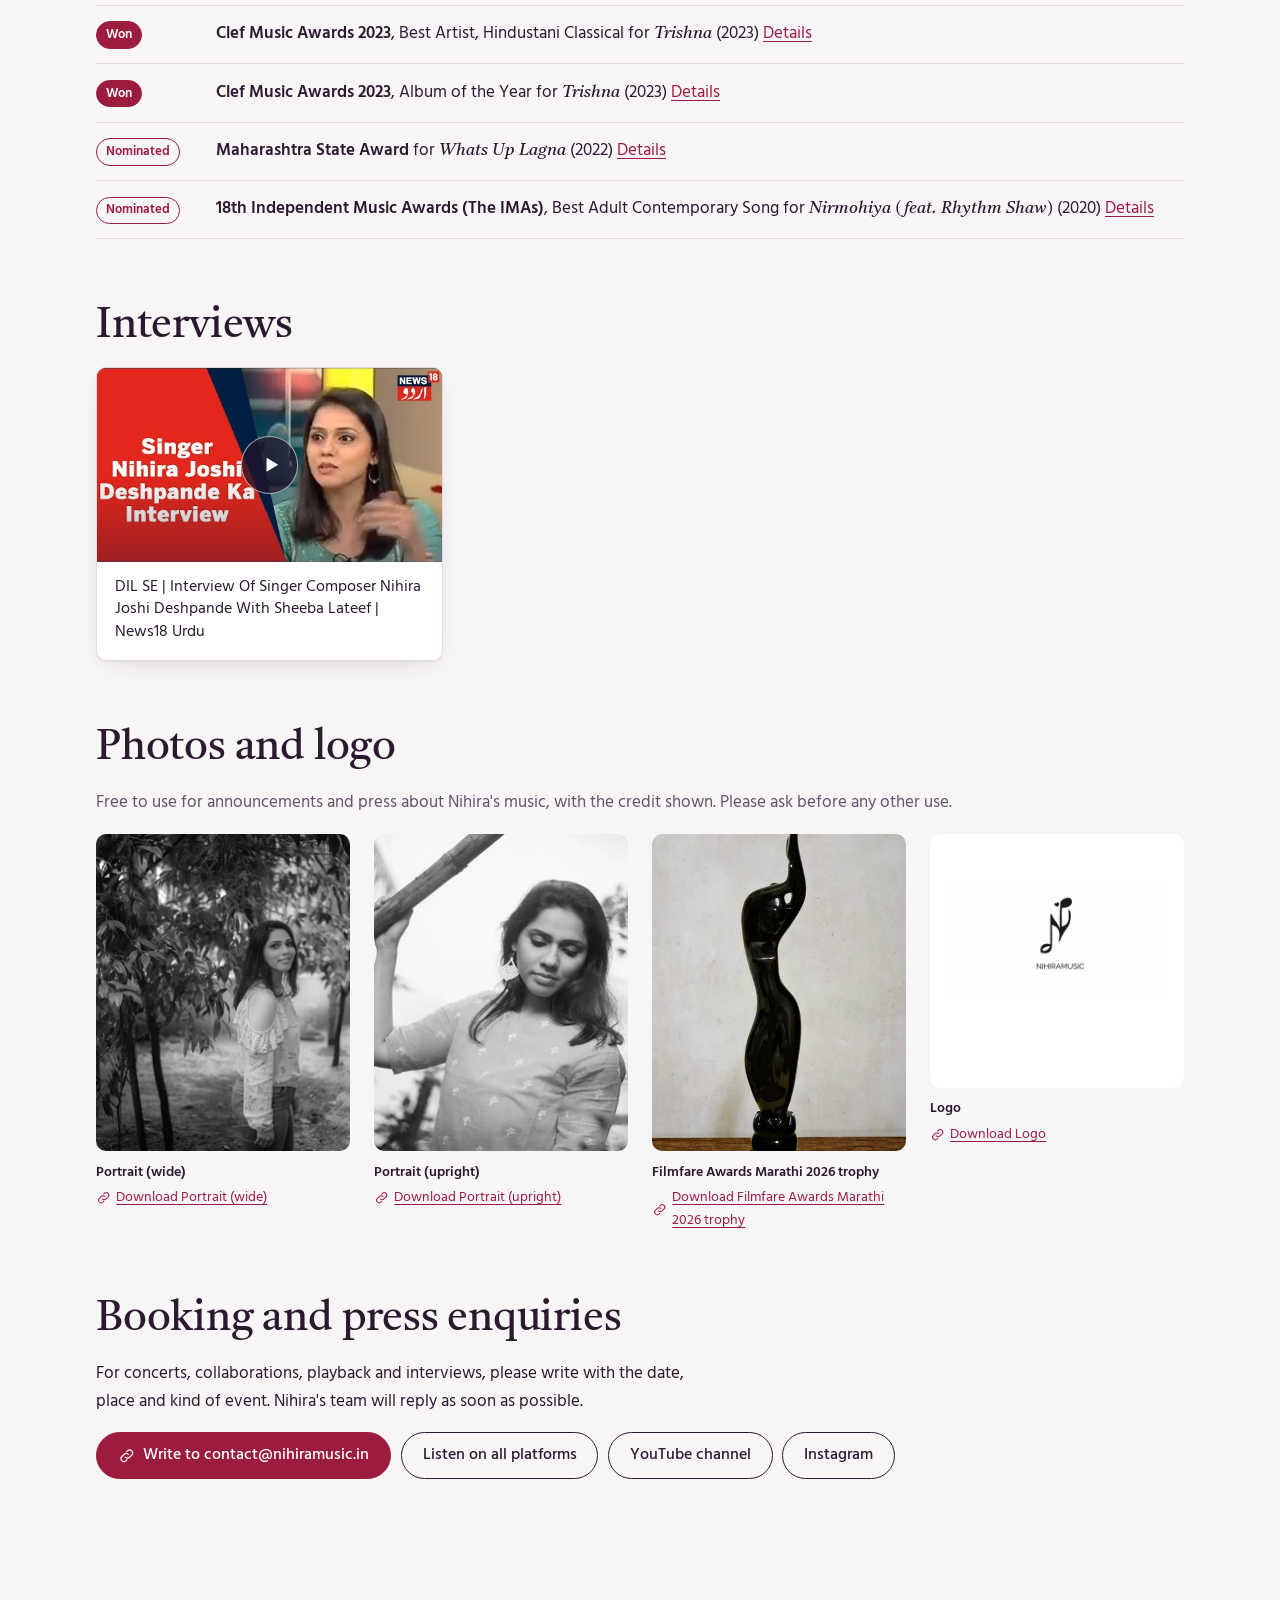
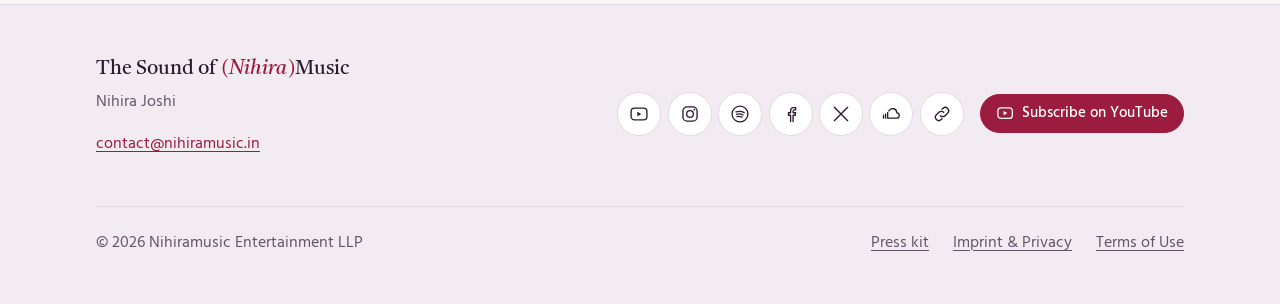
<file: press-kit/index.html>
<!doctype html>
<html lang="en">
<head>
<meta charset="utf-8">
<meta name="viewport" content="width=device-width, initial-scale=1">
<title>Press kit | The Sound of (Nihira)Music</title>
<meta name="description" content="Press kit for singer and composer Nihira Joshi: short and full bio, awards, press photos, logo and booking contact.">
<link rel="canonical" href="https://nihiramusic.in/press-kit/">
<meta property="og:type" content="website">
<meta property="og:site_name" content="The Sound of (Nihira)Music">
<meta property="og:title" content="Press kit | The Sound of (Nihira)Music">
<meta property="og:description" content="Press kit for singer and composer Nihira Joshi: short and full bio, awards, press photos, logo and booking contact.">
<meta property="og:url" content="https://nihiramusic.in/press-kit/">
<meta property="og:image" content="https://nihiramusic.in/assets/img/nihirafinal-logo-3-yyv7bqb4jbio1lp0-3fe366-1200.jpg">
<meta name="twitter:card" content="summary_large_image">
<meta name="twitter:title" content="Press kit | The Sound of (Nihira)Music">
<meta name="twitter:description" content="Press kit for singer and composer Nihira Joshi: short and full bio, awards, press photos, logo and booking contact.">
<meta name="twitter:image" content="https://nihiramusic.in/assets/img/nihirafinal-logo-3-yyv7bqb4jbio1lp0-3fe366-1200.jpg">
<meta name="theme-color" content="#F8F5F7" media="(prefers-color-scheme: light)">
<meta name="theme-color" content="#170F1B" media="(prefers-color-scheme: dark)">
<meta name="referrer" content="strict-origin-when-cross-origin">
<link rel="icon" href="../assets/img/favicon.svg" type="image/svg+xml">
<link rel="preload" href="../assets/fonts/hind-latin-400-normal.woff2" as="font" type="font/woff2" crossorigin>
<link rel="preload" href="../assets/fonts/tiro-devanagari-hindi-latin-400-normal.woff2" as="font" type="font/woff2" crossorigin>
<link rel="stylesheet" href="../assets/css/fonts.css">
<link rel="stylesheet" href="../assets/css/style.css">
<script type="module" src="../assets/js/main.js"></script>
<!-- generated:head -->
<link rel="alternate" type="application/rss+xml" title="News | The Sound of (Nihira)Music" href="../news/feed.xml">
<link rel="modulepreload" href="../assets/js/core.js">
<link rel="modulepreload" href="../assets/js/presskit.js">
<!-- /generated:head -->
</head>
<body data-page="presskit" data-root="../">
<a class="skip-link" href="#main">Skip to content</a>
<header id="site-header" class="site-header"></header>
<main id="main" tabindex="-1">
<noscript><p>This page needs JavaScript to show its content. For booking and press enquiries please write to <a href="mailto:contact@nihiramusic.in">contact@nihiramusic.in</a>. Music: <a href="https://artist.link/nihira">all streaming services</a>.</p></noscript>
<div id="app" aria-busy="true"></div>
</main>
<footer id="site-footer" class="site-footer"></footer>
</body>
</html>
</file>
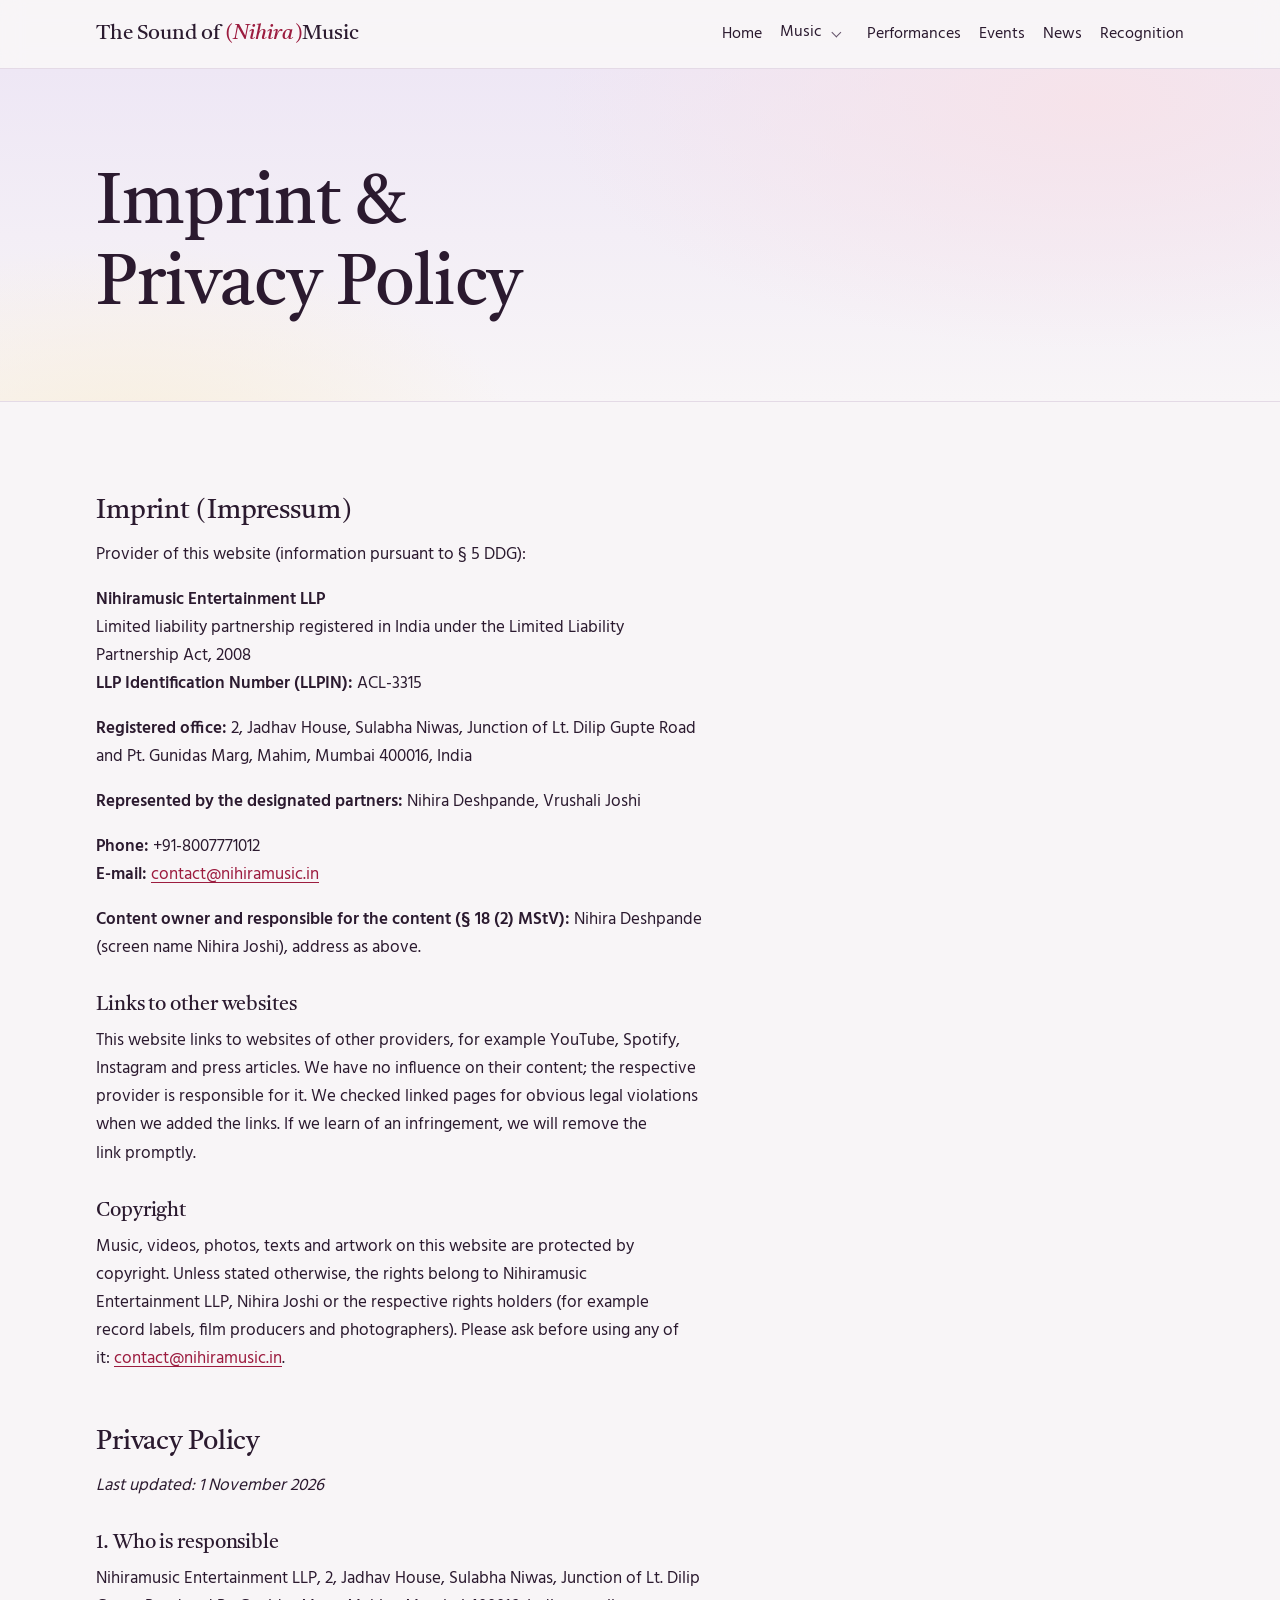
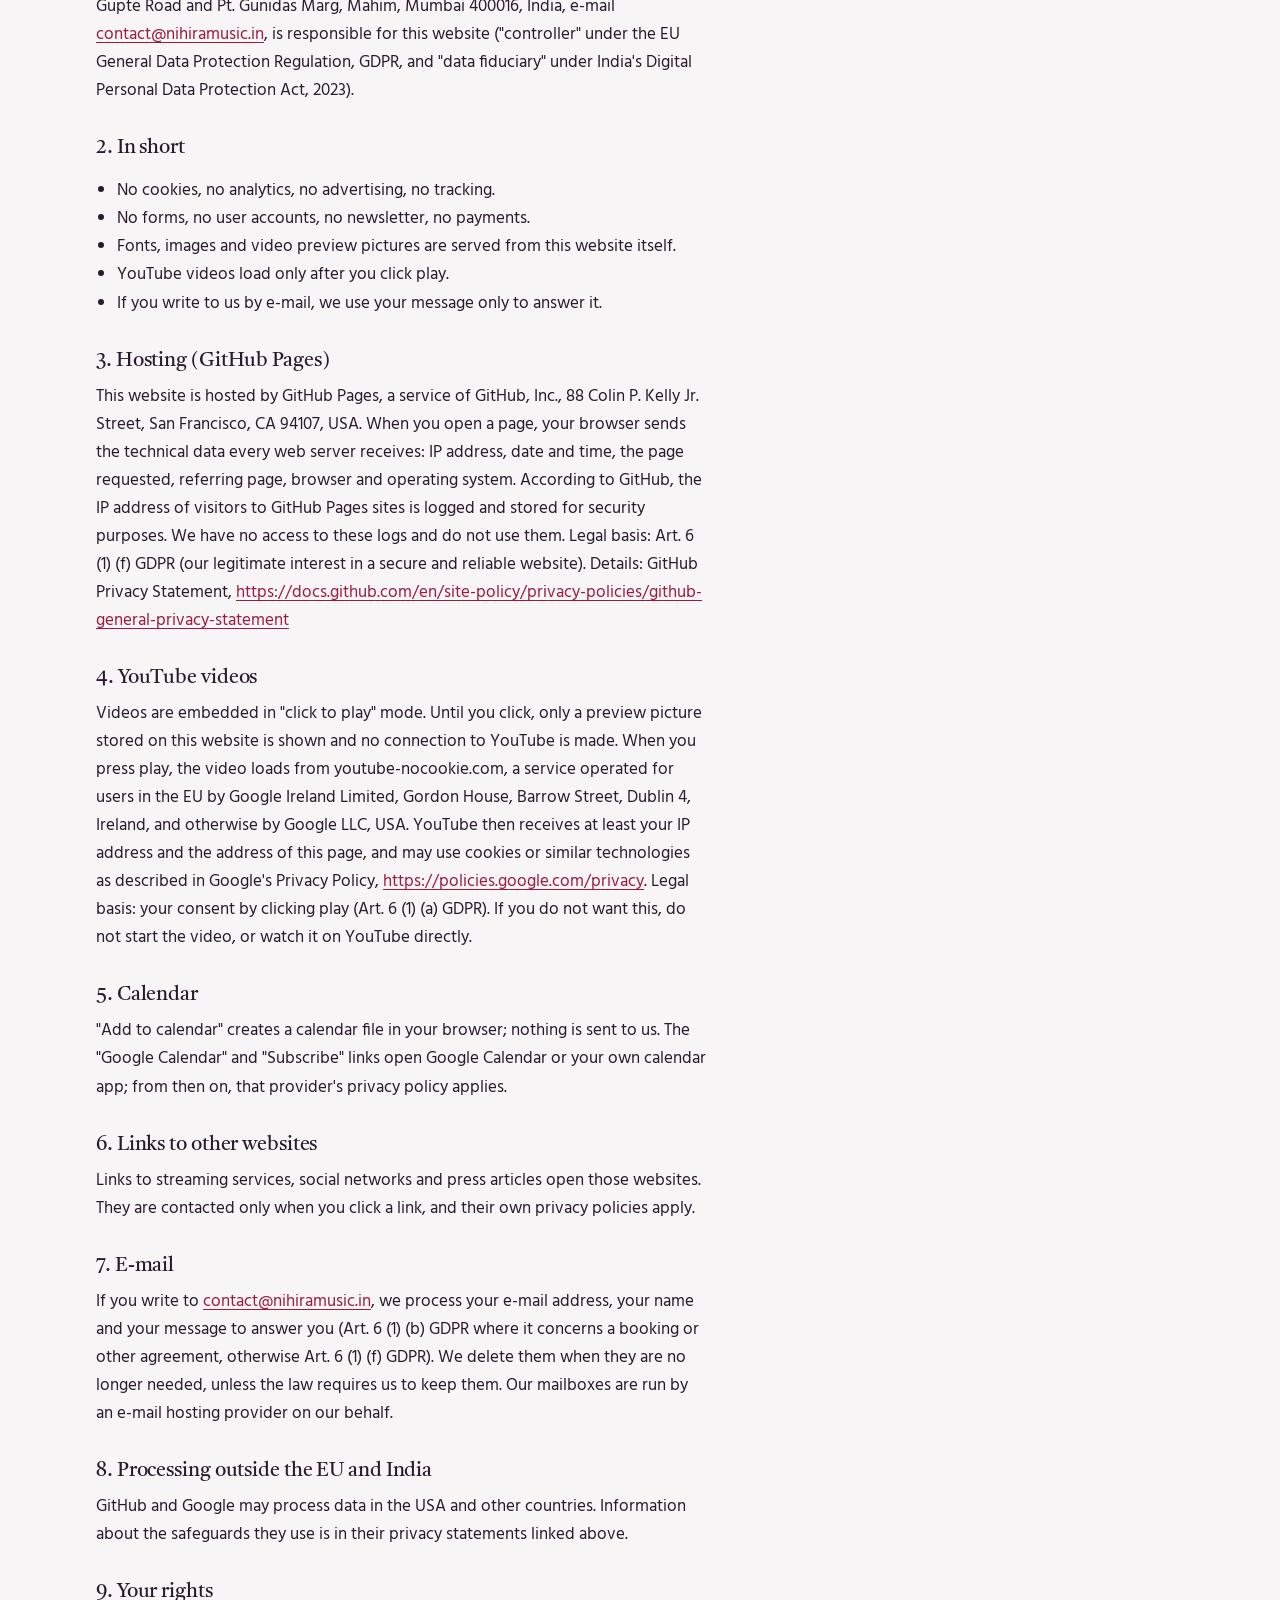
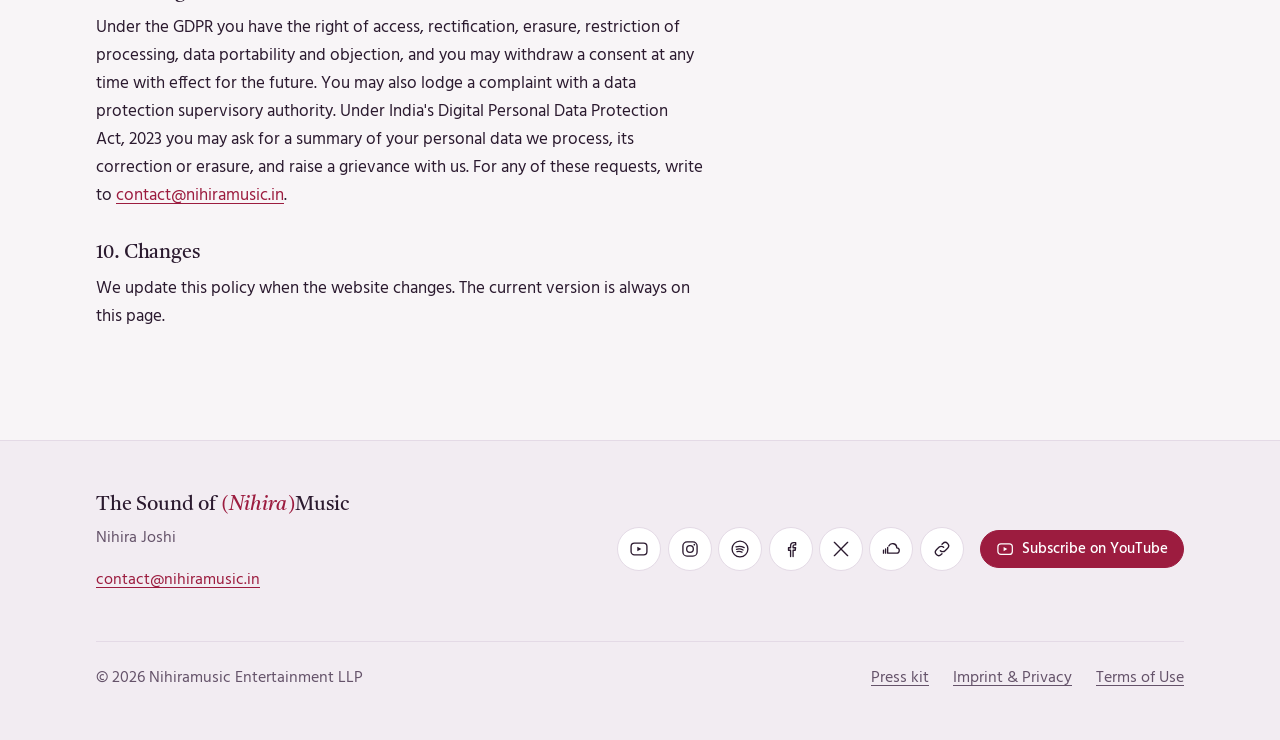
<file: privacy-policy/index.html>
<!doctype html>
<html lang="en">
<head>
<meta charset="utf-8">
<meta name="viewport" content="width=device-width, initial-scale=1">
<title>Imprint & Privacy Policy | The Sound of (Nihira)Music</title>
<meta name="description" content="Imprint (Impressum) of Nihiramusic Entertainment LLP and the privacy policy of nihiramusic.in: no cookies, no tracking, YouTube videos only after a click.">
<link rel="canonical" href="https://nihiramusic.in/privacy-policy/">
<meta property="og:type" content="website">
<meta property="og:site_name" content="The Sound of (Nihira)Music">
<meta property="og:title" content="Imprint & Privacy Policy | The Sound of (Nihira)Music">
<meta property="og:description" content="Imprint (Impressum) of Nihiramusic Entertainment LLP and the privacy policy of nihiramusic.in: no cookies, no tracking, YouTube videos only after a click.">
<meta property="og:url" content="https://nihiramusic.in/privacy-policy/">
<meta property="og:image" content="https://nihiramusic.in/assets/img/nihirafinal-logo-3-yyv7bqb4jbio1lp0-3fe366-1200.jpg">
<meta name="twitter:card" content="summary_large_image">
<meta name="twitter:title" content="Imprint & Privacy Policy | The Sound of (Nihira)Music">
<meta name="twitter:description" content="Imprint (Impressum) of Nihiramusic Entertainment LLP and the privacy policy of nihiramusic.in: no cookies, no tracking, YouTube videos only after a click.">
<meta name="twitter:image" content="https://nihiramusic.in/assets/img/nihirafinal-logo-3-yyv7bqb4jbio1lp0-3fe366-1200.jpg">
<meta name="theme-color" content="#F8F5F7" media="(prefers-color-scheme: light)">
<meta name="theme-color" content="#170F1B" media="(prefers-color-scheme: dark)">
<meta name="referrer" content="strict-origin-when-cross-origin">
<link rel="icon" href="../assets/img/favicon.svg" type="image/svg+xml">
<link rel="preload" href="../assets/fonts/hind-latin-400-normal.woff2" as="font" type="font/woff2" crossorigin>
<link rel="preload" href="../assets/fonts/tiro-devanagari-hindi-latin-400-normal.woff2" as="font" type="font/woff2" crossorigin>
<link rel="stylesheet" href="../assets/css/fonts.css">
<link rel="stylesheet" href="../assets/css/style.css">
<script type="module" src="../assets/js/main.js"></script>
<!-- generated:head -->
<link rel="alternate" type="application/rss+xml" title="News | The Sound of (Nihira)Music" href="../news/feed.xml">
<link rel="modulepreload" href="../assets/js/core.js">
<link rel="modulepreload" href="../assets/js/legal.js">
<!-- /generated:head -->
</head>
<body data-page="privacy" data-root="../">
<a class="skip-link" href="#main">Skip to content</a>
<header id="site-header" class="site-header"></header>
<main id="main" tabindex="-1">
<noscript><p>This website needs JavaScript to show its content. You can find Nihira's music on <a href="https://www.youtube.com/@Nihiramusic">YouTube</a> and <a href="https://artist.link/nihira">all streaming services</a>, or write to <a href="mailto:contact@nihiramusic.in">contact@nihiramusic.in</a>.</p></noscript>
<div id="app" aria-busy="true"></div>
</main>
<footer id="site-footer" class="site-footer"></footer>
</body>
</html>
</file>
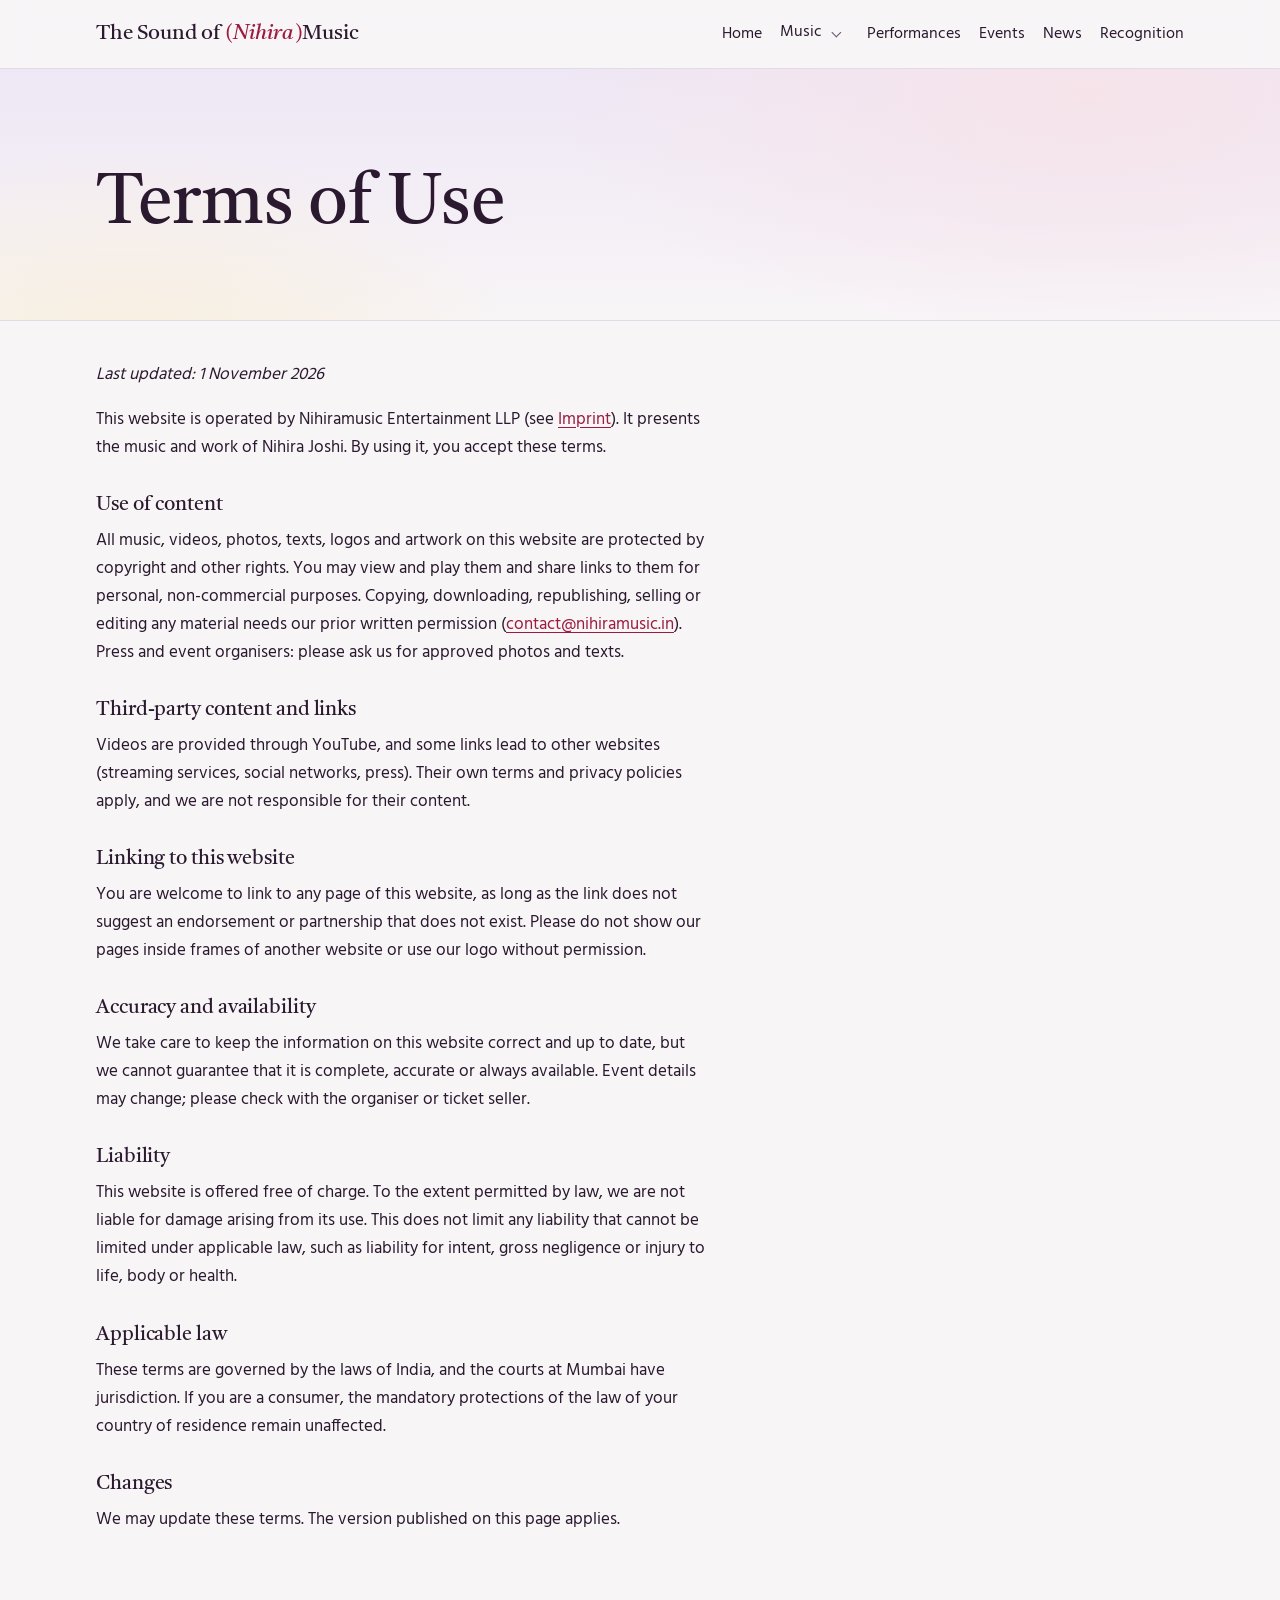
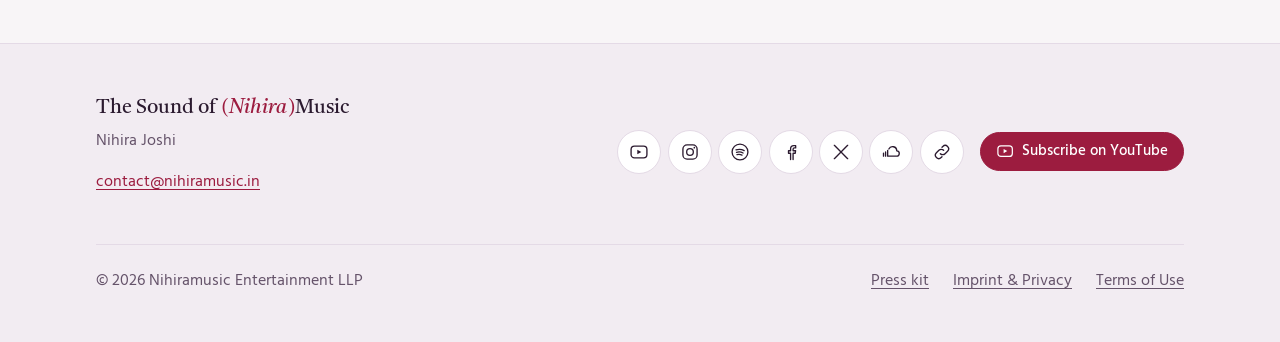
<file: terms-and-conditions/index.html>
<!doctype html>
<html lang="en">
<head>
<meta charset="utf-8">
<meta name="viewport" content="width=device-width, initial-scale=1">
<title>Terms of Use | The Sound of (Nihira)Music</title>
<meta name="description" content="Terms of use of nihiramusic.in, the website of singer Nihira Joshi, operated by Nihiramusic Entertainment LLP.">
<link rel="canonical" href="https://nihiramusic.in/terms-and-conditions/">
<meta property="og:type" content="website">
<meta property="og:site_name" content="The Sound of (Nihira)Music">
<meta property="og:title" content="Terms of Use | The Sound of (Nihira)Music">
<meta property="og:description" content="Terms of use of nihiramusic.in, the website of singer Nihira Joshi, operated by Nihiramusic Entertainment LLP.">
<meta property="og:url" content="https://nihiramusic.in/terms-and-conditions/">
<meta property="og:image" content="https://nihiramusic.in/assets/img/nihirafinal-logo-3-yyv7bqb4jbio1lp0-3fe366-1200.jpg">
<meta name="twitter:card" content="summary_large_image">
<meta name="twitter:title" content="Terms of Use | The Sound of (Nihira)Music">
<meta name="twitter:description" content="Terms of use of nihiramusic.in, the website of singer Nihira Joshi, operated by Nihiramusic Entertainment LLP.">
<meta name="twitter:image" content="https://nihiramusic.in/assets/img/nihirafinal-logo-3-yyv7bqb4jbio1lp0-3fe366-1200.jpg">
<meta name="theme-color" content="#F8F5F7" media="(prefers-color-scheme: light)">
<meta name="theme-color" content="#170F1B" media="(prefers-color-scheme: dark)">
<meta name="referrer" content="strict-origin-when-cross-origin">
<link rel="icon" href="../assets/img/favicon.svg" type="image/svg+xml">
<link rel="preload" href="../assets/fonts/hind-latin-400-normal.woff2" as="font" type="font/woff2" crossorigin>
<link rel="preload" href="../assets/fonts/tiro-devanagari-hindi-latin-400-normal.woff2" as="font" type="font/woff2" crossorigin>
<link rel="stylesheet" href="../assets/css/fonts.css">
<link rel="stylesheet" href="../assets/css/style.css">
<script type="module" src="../assets/js/main.js"></script>
<!-- generated:head -->
<link rel="alternate" type="application/rss+xml" title="News | The Sound of (Nihira)Music" href="../news/feed.xml">
<link rel="modulepreload" href="../assets/js/core.js">
<link rel="modulepreload" href="../assets/js/legal.js">
<!-- /generated:head -->
</head>
<body data-page="terms" data-root="../">
<a class="skip-link" href="#main">Skip to content</a>
<header id="site-header" class="site-header"></header>
<main id="main" tabindex="-1">
<noscript><p>This website needs JavaScript to show its content. You can find Nihira's music on <a href="https://www.youtube.com/@Nihiramusic">YouTube</a> and <a href="https://artist.link/nihira">all streaming services</a>, or write to <a href="mailto:contact@nihiramusic.in">contact@nihiramusic.in</a>.</p></noscript>
<div id="app" aria-busy="true"></div>
</main>
<footer id="site-footer" class="site-footer"></footer>
</body>
</html>
</file>
<file: assets/css/fonts.css>
/* Self-hosted fonts (SIL Open Font License, see assets/fonts/OFL-*.txt). No request goes to Google.
   Files from the Fontsource npm packages @fontsource/hind, @fontsource/tiro-devanagari-hindi and @fontsource/tiro-devanagari-marathi 5.3.0. */
@font-face { font-family: "Hind"; font-style: normal; font-weight: 400; font-display: swap; src: url("../fonts/hind-latin-400-normal.woff2") format("woff2"); unicode-range: U+0000-00FF,U+0131,U+0152-0153,U+02BB-02BC,U+02C6,U+02DA,U+02DC,U+0304,U+0308,U+0329,U+2000-206F,U+20AC,U+2122,U+2191,U+2193,U+2212,U+2215,U+FEFF,U+FFFD; }
@font-face { font-family: "Hind"; font-style: normal; font-weight: 500; font-display: swap; src: url("../fonts/hind-latin-500-normal.woff2") format("woff2"); unicode-range: U+0000-00FF,U+0131,U+0152-0153,U+02BB-02BC,U+02C6,U+02DA,U+02DC,U+0304,U+0308,U+0329,U+2000-206F,U+20AC,U+2122,U+2191,U+2193,U+2212,U+2215,U+FEFF,U+FFFD; }
@font-face { font-family: "Hind"; font-style: normal; font-weight: 600; font-display: swap; src: url("../fonts/hind-latin-600-normal.woff2") format("woff2"); unicode-range: U+0000-00FF,U+0131,U+0152-0153,U+02BB-02BC,U+02C6,U+02DA,U+02DC,U+0304,U+0308,U+0329,U+2000-206F,U+20AC,U+2122,U+2191,U+2193,U+2212,U+2215,U+FEFF,U+FFFD; }
@font-face { font-family: "Hind"; font-style: normal; font-weight: 400; font-display: swap; src: url("../fonts/hind-latin-ext-400-normal.woff2") format("woff2"); unicode-range: U+0100-02BA,U+02BD-02C5,U+02C7-02CC,U+02CE-02D7,U+02DD-02FF,U+0304,U+0308,U+0329,U+1D00-1DBF,U+1E00-1E9F,U+1EF2-1EFF,U+2020,U+20A0-20AB,U+20AD-20C0,U+2113,U+2C60-2C7F,U+A720-A7FF; }
@font-face { font-family: "Hind"; font-style: normal; font-weight: 500; font-display: swap; src: url("../fonts/hind-latin-ext-500-normal.woff2") format("woff2"); unicode-range: U+0100-02BA,U+02BD-02C5,U+02C7-02CC,U+02CE-02D7,U+02DD-02FF,U+0304,U+0308,U+0329,U+1D00-1DBF,U+1E00-1E9F,U+1EF2-1EFF,U+2020,U+20A0-20AB,U+20AD-20C0,U+2113,U+2C60-2C7F,U+A720-A7FF; }
@font-face { font-family: "Hind"; font-style: normal; font-weight: 600; font-display: swap; src: url("../fonts/hind-latin-ext-600-normal.woff2") format("woff2"); unicode-range: U+0100-02BA,U+02BD-02C5,U+02C7-02CC,U+02CE-02D7,U+02DD-02FF,U+0304,U+0308,U+0329,U+1D00-1DBF,U+1E00-1E9F,U+1EF2-1EFF,U+2020,U+20A0-20AB,U+20AD-20C0,U+2113,U+2C60-2C7F,U+A720-A7FF; }
@font-face { font-family: "Hind"; font-style: normal; font-weight: 400; font-display: swap; src: url("../fonts/hind-devanagari-400-normal.woff2") format("woff2"); unicode-range: U+0900-097F,U+1CD0-1CF9,U+200C-200D,U+20A8,U+20B9,U+20F0,U+25CC,U+A830-A839,U+A8E0-A8FF,U+11B00-11B09; }
@font-face { font-family: "Hind"; font-style: normal; font-weight: 500; font-display: swap; src: url("../fonts/hind-devanagari-500-normal.woff2") format("woff2"); unicode-range: U+0900-097F,U+1CD0-1CF9,U+200C-200D,U+20A8,U+20B9,U+20F0,U+25CC,U+A830-A839,U+A8E0-A8FF,U+11B00-11B09; }
@font-face { font-family: "Hind"; font-style: normal; font-weight: 600; font-display: swap; src: url("../fonts/hind-devanagari-600-normal.woff2") format("woff2"); unicode-range: U+0900-097F,U+1CD0-1CF9,U+200C-200D,U+20A8,U+20B9,U+20F0,U+25CC,U+A830-A839,U+A8E0-A8FF,U+11B00-11B09; }
@font-face { font-family: "Tiro Devanagari Hindi"; font-style: normal; font-weight: 400; font-display: swap; src: url("../fonts/tiro-devanagari-hindi-latin-400-normal.woff2") format("woff2"); unicode-range: U+0000-00FF,U+0131,U+0152-0153,U+02BB-02BC,U+02C6,U+02DA,U+02DC,U+0304,U+0308,U+0329,U+2000-206F,U+20AC,U+2122,U+2191,U+2193,U+2212,U+2215,U+FEFF,U+FFFD; }
@font-face { font-family: "Tiro Devanagari Hindi"; font-style: italic; font-weight: 400; font-display: swap; src: url("../fonts/tiro-devanagari-hindi-latin-400-italic.woff2") format("woff2"); unicode-range: U+0000-00FF,U+0131,U+0152-0153,U+02BB-02BC,U+02C6,U+02DA,U+02DC,U+0304,U+0308,U+0329,U+2000-206F,U+20AC,U+2122,U+2191,U+2193,U+2212,U+2215,U+FEFF,U+FFFD; }
@font-face { font-family: "Tiro Devanagari Hindi"; font-style: normal; font-weight: 400; font-display: swap; src: url("../fonts/tiro-devanagari-hindi-latin-ext-400-normal.woff2") format("woff2"); unicode-range: U+0100-02BA,U+02BD-02C5,U+02C7-02CC,U+02CE-02D7,U+02DD-02FF,U+0304,U+0308,U+0329,U+1D00-1DBF,U+1E00-1E9F,U+1EF2-1EFF,U+2020,U+20A0-20AB,U+20AD-20C0,U+2113,U+2C60-2C7F,U+A720-A7FF; }
@font-face { font-family: "Tiro Devanagari Hindi"; font-style: italic; font-weight: 400; font-display: swap; src: url("../fonts/tiro-devanagari-hindi-latin-ext-400-italic.woff2") format("woff2"); unicode-range: U+0100-02BA,U+02BD-02C5,U+02C7-02CC,U+02CE-02D7,U+02DD-02FF,U+0304,U+0308,U+0329,U+1D00-1DBF,U+1E00-1E9F,U+1EF2-1EFF,U+2020,U+20A0-20AB,U+20AD-20C0,U+2113,U+2C60-2C7F,U+A720-A7FF; }
@font-face { font-family: "Tiro Devanagari Hindi"; font-style: normal; font-weight: 400; font-display: swap; src: url("../fonts/tiro-devanagari-hindi-devanagari-400-normal.woff2") format("woff2"); unicode-range: U+0900-097F,U+1CD0-1CF9,U+200C-200D,U+20A8,U+20B9,U+20F0,U+25CC,U+A830-A839,U+A8E0-A8FF,U+11B00-11B09; }
@font-face { font-family: "Tiro Devanagari Hindi"; font-style: italic; font-weight: 400; font-display: swap; src: url("../fonts/tiro-devanagari-hindi-devanagari-400-italic.woff2") format("woff2"); unicode-range: U+0900-097F,U+1CD0-1CF9,U+200C-200D,U+20A8,U+20B9,U+20F0,U+25CC,U+A830-A839,U+A8E0-A8FF,U+11B00-11B09; }
@font-face { font-family: "Tiro Devanagari Marathi"; font-style: normal; font-weight: 400; font-display: swap; src: url("../fonts/tiro-devanagari-marathi-devanagari-400-normal.woff2") format("woff2"); unicode-range: U+0900-097F,U+1CD0-1CF9,U+200C-200D,U+20A8,U+20B9,U+20F0,U+25CC,U+A830-A839,U+A8E0-A8FF,U+11B00-11B09; }
</file>
<file: assets/css/style.css>
/* The Sound of (Nihira)Music: site styles (M3).
   Palette "raga at dusk": aubergine ink, mogra-white paper, one sindoor accent,
   soft rose / lilac / haldi washes behind page heads.
   Type: Tiro Devanagari (serif, Latin + Devanagari) for headings, Hind for body; self-hosted (fonts.css).
   Each page head carries a faint line motif from Indian music (see "Page motifs" at the end). */

:root {
  --bg: #F8F5F7;
  --surface: #FFFFFF;
  --tint: #F2ECF2;
  --ink: #2B1A2F;
  --muted: #65536A;
  --line: #E4DAE6;
  --control-line: #8A7790; /* borders of buttons and form fields: 3:1 against the page (WCAG 1.4.11) */
  --accent: var(--theme-accent, #9C1C3F);
  --accent-ink: #FFFFFF;
  --accent-soft: #F6E4EA;
  --wash-a: #F6E3EA;   /* rose */
  --wash-b: #EEE7F5;   /* lilac */
  --wash-c: #F8EEDC;   /* haldi */
  --motif-ink: #9C1C3F;
  --motif-alpha: .16;
  --deep: #22142A;          /* hero + recognition band, same in both modes */
  --deep-ink: #F6EEF3;
  --deep-muted: #CDBBCF;
  --shadow: 0 1px 2px rgb(43 26 47 / .06), 0 8px 24px -12px rgb(43 26 47 / .22);

  --serif: "Tiro Devanagari Hindi", "Tiro Devanagari Marathi", "Iowan Old Style", Georgia, "Noto Serif Devanagari", serif;
  --sans: "Hind", system-ui, -apple-system, "Segoe UI", Roboto, "Noto Sans Devanagari", "Nirmala UI", sans-serif;

  --step--1: 0.875rem;
  --step-0: 1.0625rem;
  --step-1: 1.25rem;
  --step-2: clamp(1.4rem, 1.2rem + .8vw, 1.7rem);
  --step-3: clamp(1.9rem, 1.4rem + 2vw, 2.6rem);
  --step-4: clamp(2.6rem, 1.6rem + 4.6vw, 5.4rem);

  --wrap: 74rem;
  --gutter: clamp(1.25rem, 4vw, 3rem);
  --space: clamp(3.5rem, 2rem + 6vw, 7rem);
  --radius: 4px;
  --radius-card: 10px;
  --ease: cubic-bezier(.2,.7,.3,1);
  color-scheme: light dark;
}
@media (prefers-color-scheme: dark) {
  :root {
    --bg: #170F1B;
    --surface: #21162A;
    --tint: #1C1222;
    --ink: #F2EAF1;
    --muted: #BEADC3;
    --line: #3A2C43;
    --control-line: #7A6684;
    --accent: var(--theme-accent-dark, #F28DA8);
    --accent-ink: #1A0F1E;
    --accent-soft: #3B1D2C;
    --wash-a: #2A1726;
    --wash-b: #201833;
    --wash-c: #2A1E18;
    --motif-ink: #F28DA8;
    --motif-alpha: .13;
    --deep: #0F0913;
    --shadow: 0 1px 2px rgb(0 0 0 / .3), 0 10px 28px -14px rgb(0 0 0 / .7);
  }
}

/* ---------- Base ---------- */
*, *::before, *::after { box-sizing: border-box; }
html { -webkit-text-size-adjust: 100%; scroll-padding-top: 5.5rem; }
body {
  margin: 0; background: var(--bg); color: var(--ink);
  font: 400 var(--step-0)/1.65 var(--sans);
  text-rendering: optimizeLegibility; -webkit-font-smoothing: antialiased;
}
body.nav-open { overflow: hidden; }
img { max-width: 100%; height: auto; display: block; }
h1, h2, h3, h4 { font-family: var(--serif); font-weight: 400; line-height: 1.15; margin: 0 0 .5em; letter-spacing: -0.005em; text-wrap: balance; }
h1 { font-size: var(--step-4); }
h2 { font-size: var(--step-3); }
h3 { font-size: var(--step-2); }
h4 { font-size: var(--step-1); }
p { margin: 0 0 1em; text-wrap: pretty; }
a { color: var(--accent); text-decoration-thickness: 1px; text-underline-offset: .2em; }
a:hover { text-decoration-thickness: 2px; }
:focus-visible { outline: 3px solid var(--accent); outline-offset: 3px; border-radius: 2px; }
[hidden] { display: none !important; }
[lang="mr"], [lang="hi"] { font-family: "Tiro Devanagari Marathi", "Tiro Devanagari Hindi", "Noto Serif Devanagari", var(--serif); line-height: 1.9; }
[lang="hi"] { font-family: "Tiro Devanagari Hindi", "Noto Serif Devanagari", var(--serif); }

.visually-hidden { position: absolute !important; width: 1px; height: 1px; margin: -1px; padding: 0; overflow: hidden; clip: rect(0 0 0 0); white-space: nowrap; border: 0; }
.skip-link { position: absolute; left: 1rem; top: -4rem; z-index: 100; background: var(--accent); color: var(--accent-ink); padding: .6rem 1rem; border-radius: var(--radius); }
.skip-link:focus { top: 1rem; }
.wrap { max-width: var(--wrap); margin-inline: auto; padding-inline: var(--gutter); }
.section { padding-block: var(--space); }
.section--tight { padding-block: 2.5rem var(--space); }
.section--alt { background: var(--tint); }
.muted { color: var(--muted); }
.prose { max-width: 68ch; }
.prose p:last-child { margin-bottom: 0; }
main { display: block; }
main:focus { outline: none; }
noscript p { max-width: 40rem; margin: 3rem auto; padding: 1rem var(--gutter); }

/* ---------- Buttons, pills, chips ---------- */
.btn {
  display: inline-flex; align-items: center; gap: .5em; min-height: 2.9rem;
  padding: .6em 1.3em; border: 1px solid var(--accent); border-radius: 999px;
  background: var(--accent); color: var(--accent-ink); font: 500 1rem/1.2 var(--sans);
  text-decoration: none; cursor: pointer; transition: background-color .2s, color .2s, border-color .2s;
}
.btn:hover { background: transparent; color: var(--accent); }
.btn--ghost { background: transparent; color: var(--ink); border-color: currentColor; }
.btn--ghost:hover { background: var(--ink); color: var(--bg); }
.btn--small { min-height: 2.4rem; padding: .4em 1em; font-size: .95rem; }
.btn .icon svg { width: 1.2em; height: 1.2em; }
.pill { display: inline-flex; align-items: center; min-height: 2.5rem; padding: .3em 1em; border: 1px solid var(--control-line); border-radius: 999px; font-size: var(--step--1); color: var(--ink); text-decoration: none; background: var(--surface); transition: color .2s, border-color .2s; }
.pill:hover { border-color: var(--accent); color: var(--accent); }
.pill--accent { border-color: var(--accent); color: var(--accent); }
.linkish { background: none; border: 0; padding: 0; font: inherit; color: var(--accent); text-decoration: underline; text-underline-offset: .2em; cursor: pointer; display: inline-flex; align-items: center; gap: .35em; }
.linkish .icon svg { width: 1.1em; height: 1.1em; }
.chips { display: flex; flex-wrap: wrap; gap: .5rem; }
.chip { font: 500 .95rem/1 var(--sans); padding: .65em 1.05em; border-radius: 999px; border: 1px solid var(--control-line); background: var(--surface); color: var(--ink); cursor: pointer; transition: background-color .2s, color .2s, border-color .2s; }
.chip[aria-pressed="true"] { background: var(--ink); color: var(--bg); border-color: var(--ink); }
.chip:hover { border-color: var(--accent); }
.icon { display: inline-flex; }
.icon svg { width: 1.4rem; height: 1.4rem; }

/* ---------- Header / nav ---------- */
.site-header { position: sticky; top: 0; z-index: 50; background: color-mix(in srgb, var(--bg) 88%, transparent); backdrop-filter: blur(12px); -webkit-backdrop-filter: blur(12px); border-bottom: 1px solid var(--line); }
.site-header__inner { display: flex; align-items: center; justify-content: space-between; gap: 1rem; min-height: 4.25rem; }
.brand { font-family: var(--serif); font-size: clamp(1.05rem, .95rem + .6vw, 1.3rem); color: var(--ink); text-decoration: none; white-space: nowrap; line-height: 1.1; }
.brand__accent { color: var(--accent); font-style: italic; }
.nav__list { list-style: none; margin: 0; padding: 0; display: flex; align-items: center; gap: clamp(.7rem, 1.4vw, 1.5rem); }
.nav__list a { color: var(--ink); text-decoration: none; font-size: .98rem; padding-block: .4rem; border-bottom: 2px solid transparent; transition: border-color .2s, color .2s; }
.nav__list a:hover { border-color: var(--line); }
.nav__list a[aria-current="page"] { border-color: var(--accent); }
.nav-toggle { display: none; align-items: center; gap: .6rem; background: none; border: 1px solid var(--control-line); border-radius: 999px; padding: .5rem .95rem; font: 500 1rem var(--sans); color: var(--ink); cursor: pointer; position: relative; z-index: 2; }
.nav-toggle__bars, .nav-toggle__bars::before, .nav-toggle__bars::after { display: block; width: 18px; height: 1.5px; background: currentColor; position: relative; transition: transform .25s var(--ease), background-color .2s; }
.nav-toggle__bars::before, .nav-toggle__bars::after { content: ""; position: absolute; left: 0; }
.nav-toggle__bars::before { top: -6px; } .nav-toggle__bars::after { top: 6px; }
@media (max-width: 62rem) {
  .nav-toggle { display: inline-flex; }
  /* backdrop-filter would trap the fixed panel inside the header, so drop it while the menu is open */
  .site-header.is-open { -webkit-backdrop-filter: none; backdrop-filter: none; background: var(--bg); }
  .nav__panel { position: fixed; inset: 4.25rem 0 0; z-index: 1; overflow-y: auto; background: var(--bg);
    background-image: radial-gradient(60rem 30rem at 110% 0%, var(--wash-a), transparent 60%), radial-gradient(40rem 30rem at -10% 100%, var(--wash-c), transparent 60%);
    padding: 1.5rem var(--gutter) 3rem; visibility: hidden; opacity: 0; transform: translateY(-.5rem);
    transition: opacity .25s var(--ease), transform .25s var(--ease), visibility 0s .25s; }
  .is-open .nav__panel { visibility: visible; opacity: 1; transform: none; transition: opacity .25s var(--ease), transform .25s var(--ease); }
  .nav__list { flex-direction: column; gap: 0; max-width: 32rem; }
  .nav__list a { display: block; padding: .85rem 0; font-size: 1.6rem; font-family: var(--serif); border-bottom: 1px solid var(--line); }
  .nav__list a[aria-current="page"] { color: var(--accent); border-bottom-color: var(--line); }
  .nav .nav__social { margin-top: 2rem; }
  .is-open .nav-toggle__bars { background: transparent; }
  .is-open .nav-toggle__bars::before { transform: translateY(6px) rotate(45deg); }
  .is-open .nav-toggle__bars::after { transform: translateY(-6px) rotate(-45deg); }
}
@media (min-width: 62.01rem) { .nav .nav__social { display: none; } }

/* Sub-menus (site.json nav "children"): dropdown on wide screens, indented list in the phone menu. */
.nav__item--has-sub { position: relative; display: flex; align-items: center; gap: .1rem; }
.nav__sub-toggle { display: inline-grid; place-items: center; width: 1.6rem; height: 1.9rem; padding: 0; border: 0; border-radius: 6px; background: none; color: var(--muted); cursor: pointer; }
.nav__sub-toggle:hover { color: var(--accent); }
.nav__chev { width: .42rem; height: .42rem; border-right: 1.5px solid currentColor; border-bottom: 1.5px solid currentColor; transform: translateY(-2px) rotate(45deg); transition: transform .2s var(--ease); }
.is-sub-open .nav__chev { transform: translateY(2px) rotate(-135deg); }
.nav__sub { list-style: none; margin: 0; padding: 0; }
@media (min-width: 62.01rem) {
  .nav__sub { position: absolute; top: calc(100% + .55rem); left: -1rem; min-width: 12.5rem; padding: .5rem; z-index: 60;
    background: var(--surface); border: 1px solid var(--line); border-top: 2px solid var(--accent); border-radius: 0 0 var(--radius-card) var(--radius-card); box-shadow: var(--shadow);
    visibility: hidden; opacity: 0; transform: translateY(-.35rem); transition: opacity .18s var(--ease), transform .18s var(--ease), visibility 0s .18s; }
  .nav__sub::before { content: ""; position: absolute; inset: -.8rem 0 auto; height: .8rem; } /* hover bridge */
  .is-sub-open > .nav__sub, .nav__item--has-sub:focus-within > .nav__sub { visibility: visible; opacity: 1; transform: none; transition: opacity .18s var(--ease), transform .18s var(--ease); }
  @media (hover: hover) and (pointer: fine) { .nav__item--has-sub:hover > .nav__sub { visibility: visible; opacity: 1; transform: none; transition: opacity .18s var(--ease), transform .18s var(--ease); } }
  .nav__sub a { display: block; padding: .5rem .75rem; border: 0; border-radius: 6px; white-space: nowrap; font-size: .95rem; }
  .nav__sub a:hover, .nav__sub a:focus-visible { background: var(--accent-soft); color: var(--ink); }
  .nav__sub a[aria-current="page"] { color: var(--accent); }
}
@media (max-width: 62rem) {
  .nav__item--has-sub { display: block; }
  .nav__sub-toggle { display: none; }
  .nav__sub { display: flex; flex-wrap: wrap; gap: .4rem .5rem; padding: .7rem 0 1rem; border-bottom: 1px solid var(--line); }
  .nav__list .nav__item--has-sub > .nav__link { border-bottom: 0; padding-bottom: .2rem; }
  .nav__list .nav__sub a { font: 500 .98rem/1 var(--sans); padding: .6em .95em; border: 1px solid var(--control-line); border-radius: 999px; }
}


/* ---------- Hero: the one bold moment (tanpura strings) ---------- */
.hero { position: relative; isolation: isolate; overflow: hidden; display: grid; align-items: end; min-height: min(90vh, 56rem); background: var(--deep); color: var(--deep-ink); }
.hero__img { position: absolute; inset: 0; width: 100%; height: 100%; object-fit: cover; object-position: 65% 25%; z-index: -2; animation: settle 2.4s var(--ease) both; }
@keyframes settle { from { transform: scale(1.05); opacity: .4; } to { transform: none; opacity: 1; } }
.hero::before { content: ""; position: absolute; inset: 0; z-index: -1;
  background: linear-gradient(90deg, rgb(34 20 42 / .9) 0%, rgb(34 20 42 / .6) 42%, rgb(34 20 42 / .06) 80%),
              linear-gradient(0deg, rgb(34 20 42 / .8) 0%, transparent 48%); }
.hero::after { content: ""; position: absolute; inset: auto 0 0; height: 5rem; z-index: -1; background: linear-gradient(transparent, rgb(34 20 42 / .35)); }
.hero__strings { position: absolute; inset-block: 0; right: clamp(1.5rem, 9vw, 9rem); display: flex; gap: clamp(.7rem, 1.5vw, 1.2rem); z-index: -1; }
.hero__strings span { width: 1px; background: linear-gradient(transparent 4%, rgb(246 238 243 / .5) 22%, rgb(246 238 243 / .5) 82%, transparent 98%);
  animation: pluck 1.8s var(--ease) both; animation-delay: calc(var(--i) * .22s + .8s); }
@keyframes pluck {
  0% { transform: translateX(0); opacity: .3; } 12% { transform: translateX(3px); opacity: 1; }
  26% { transform: translateX(-2.4px); } 40% { transform: translateX(1.6px); } 56% { transform: translateX(-1px); }
  74% { transform: translateX(.4px); } 100% { transform: translateX(0); opacity: 1; }
}
.hero__inner { padding-block: clamp(6rem, 16vh, 10rem) clamp(3rem, 9vh, 6rem); width: 100%; }
.hero__inner > * { animation: rise .9s var(--ease) both; }
.hero__inner > :nth-child(2) { animation-delay: .12s; } .hero__inner > :nth-child(3) { animation-delay: .24s; } .hero__inner > :nth-child(4) { animation-delay: .36s; }
@keyframes rise { from { opacity: 0; transform: translateY(14px); } to { opacity: 1; transform: none; } }
.hero__name { font-size: 1.05rem; color: var(--deep-muted); margin-bottom: 1rem; display: flex; align-items: center; gap: .8rem; }
.hero__name::before { content: ""; width: 2.5rem; height: 1px; background: currentColor; opacity: .7; }
.hero__title { font-size: var(--step-4); line-height: 1.02; max-width: 11ch; margin-bottom: .45em; color: #fff; }
.hero__tagline { font-family: var(--serif); font-style: italic; font-size: var(--step-1); max-width: 34ch; color: var(--deep-ink); }
.hero__cta { display: flex; flex-wrap: wrap; gap: .75rem; margin-top: 2rem; }
.hero .btn { --accent: #F28DA8; --accent-ink: #1A0F1E; }
.hero .btn--ghost { color: #fff; }
.hero .btn--ghost:hover { background: #fff; color: var(--deep); }

/* ---------- About ---------- */
.about { background: radial-gradient(50rem 28rem at 100% 0%, var(--wash-b), transparent 65%), radial-gradient(40rem 26rem at 0% 100%, var(--wash-c), transparent 65%); }
.about__grid { display: grid; gap: clamp(2rem, 5vw, 4.5rem); grid-template-columns: 1fr; align-items: start; }
@media (min-width: 56rem) { .about__grid { grid-template-columns: 5fr 6fr; } .about__fig { position: sticky; top: 6.5rem; } }
.about__fig { margin: 0; position: relative; }
@media (min-width: 56rem) { .about__fig::after { content: ""; position: absolute; inset: 1rem -1rem -1rem 1rem; border: 1px solid var(--accent); border-radius: var(--radius-card); opacity: .35; z-index: -1; } }
.about__fig img { width: 100%; aspect-ratio: 4 / 5; object-fit: cover; object-position: 50% 30%; border-radius: var(--radius-card); }
.lede { font-family: var(--serif); font-size: var(--step-1); line-height: 1.55; }

/* ---------- Section heads ---------- */
.section-head { display: flex; align-items: baseline; justify-content: space-between; gap: 1rem; flex-wrap: wrap; margin-bottom: 2rem; }
.section-head h2 { margin: 0; }
.section-head__more { font-size: .98rem; }
.section-foot { margin-top: 2.25rem; }

/* ---------- Page heads with soothing washes + motif ---------- */
.page-head-band { position: relative; isolation: isolate; overflow: hidden;
  background:
    radial-gradient(48rem 22rem at 85% 10%, var(--wash-a), transparent 70%),
    radial-gradient(36rem 20rem at 10% 120%, var(--wash-c), transparent 70%),
    linear-gradient(180deg, var(--wash-b), var(--bg));
  border-bottom: 1px solid var(--line); }
.page-head-band::after { content: ""; position: absolute; z-index: -1; inset: 0 0 0 auto; width: min(62rem, 100%);
  background: var(--motif-ink); opacity: var(--motif-alpha);
  -webkit-mask: var(--motif, none) right center / auto 100% no-repeat; mask: var(--motif, none) right center / auto 100% no-repeat; }
.page-head { padding-top: clamp(3rem, 8vw, 6rem); padding-bottom: clamp(2rem, 5vw, 3.5rem); }
.page-head h1 { font-size: clamp(2.4rem, 1.6rem + 3.6vw, 4.4rem); margin-bottom: .25em; max-width: 16ch; }
.page-head__sub { font-family: var(--serif); font-style: italic; font-size: var(--step-1); color: var(--muted); max-width: 40ch; }
.page-head__intro { max-width: 62ch; color: var(--muted); }
.banner { margin: 0; height: clamp(14rem, 38vw, 28rem); overflow: hidden; background: var(--deep); position: relative; }
.banner img { width: 100%; height: 100%; object-fit: cover; object-position: 50% 35%; }
.banner::after { content: ""; position: absolute; inset: auto 0 0; height: 40%; background: linear-gradient(transparent, var(--wash-b)); opacity: .9; }
.banner + .page-head-band { border-top: 0; }

/* ---------- Works (originals / covers): aligned cards ---------- */
.filters { display: flex; flex-wrap: wrap; align-items: center; justify-content: space-between; gap: 1rem; margin-bottom: 2.25rem; }
.year-filter { display: flex; align-items: center; gap: .6rem; }
.year-filter select { font: inherit; min-height: 2.6rem; padding: .45rem 2rem .45rem .8rem; border: 1px solid var(--control-line); border-radius: 999px; background: var(--surface); color: var(--ink); }
.works { display: grid; gap: 2rem 1.75rem; grid-template-columns: repeat(auto-fill, minmax(min(100%, 19rem), 1fr)); align-items: start; }
.works--three { grid-template-columns: repeat(auto-fit, minmax(min(100%, 18rem), 1fr)); }
/* Card = video on top, text panel below. Subgrid lines up titles, meta and links across each row. */
.work { min-width: 0; display: grid; grid-template-rows: subgrid; grid-row: span 3; row-gap: 0;
  background: var(--surface); border: 1px solid var(--line); border-radius: var(--radius-card); overflow: hidden; overflow: clip; box-shadow: var(--shadow);
  transition: border-color .25s, transform .35s var(--ease); }
.work:hover { border-color: color-mix(in srgb, var(--accent) 40%, var(--line)); }
.work__media { position: relative; }
.work__media .yt, .work__media .work__img { border-radius: 0; }
.work__head { padding: 1.15rem 1.3rem 0; }
.work__foot { padding: .9rem 1.3rem 1.3rem; display: flex; flex-direction: column; gap: .9rem; justify-content: space-between; }
.work__title { font-size: var(--step-2); margin: 0; }
.work__meta { color: var(--muted); font-size: var(--step--1); margin: .35rem 0 0; }
.work__credits { color: var(--muted); margin: .35rem 0 0; font-size: .98rem; }
.work__desc { margin: 0; }
.work__desc p { margin-bottom: .8em; }
.work__links { display: flex; flex-wrap: wrap; gap: .5rem; margin: 0; }
/* Streaming links (M3): rounded buttons with service icons; "Listen now" is the filled one. */
.listen-btn { display: inline-flex; align-items: center; gap: .5rem; min-height: 2.75rem; padding: .45em 1.15em .45em .9em;
  border: 1px solid var(--control-line); border-radius: 999px; background: var(--surface); color: var(--ink);
  font: 500 .95rem/1.1 var(--sans); text-decoration: none; cursor: pointer; transition: color .2s, border-color .2s, background-color .2s; }
.listen-btn svg { width: 1.15rem; height: 1.15rem; }
.listen-btn:hover { color: var(--accent); border-color: var(--accent); background: var(--accent-soft); }
.listen-btn--main { background: var(--accent); border-color: var(--accent); color: var(--accent-ink); }
.listen-btn--main:hover { background: color-mix(in srgb, var(--accent) 82%, var(--ink)); border-color: transparent; color: var(--accent-ink); }
.work__img { width: 100%; aspect-ratio: 16 / 9; object-fit: cover; }
@supports not (grid-template-rows: subgrid) {
  .work { display: flex; flex-direction: column; }
  .work__foot { flex: 1; }
}
/* Featured release: video + tracks on the left, story on the right. */
.work--featured { grid-column: 1 / -1; grid-row: auto; grid-template-rows: none; display: grid; gap: 0; }
.work--featured .work__media { padding: 0; }
@media (min-width: 56rem) {
  .work--featured { grid-template-columns: 7fr 5fr; align-items: start; }
  .work--featured .work__aside { position: sticky; top: 5.5rem; }
  .work--featured .work__title { font-size: var(--step-3); }
  .work--featured .work__text { border-left: 1px solid var(--line); }
}
.work--featured .work__text { padding: 1.6rem clamp(1.3rem, 3vw, 2.2rem) 2rem; }
.work--featured .work__head, .work--featured .work__foot { padding-inline: 0; }
.work--featured .work__head { padding-top: 0; }
.work--featured .tracks { padding: 1.2rem 1.3rem 1.4rem; }
.tracks__title { font-family: var(--sans); font-weight: 600; font-size: 1rem; margin-bottom: .5rem; }
.tracks__list { margin: 0; padding: 0; list-style: none; counter-reset: track; }
.tracks__list li { display: flex; flex-wrap: wrap; align-items: center; gap: .5rem .75rem; padding: .6rem 0; border-bottom: 1px solid var(--line); counter-increment: track; }
.tracks__list li::before { content: counter(track); font-family: var(--serif); color: var(--accent); min-width: 1.1rem; }
.tracks__list li:last-child { border-bottom: 0; }
.tracks__name { flex: 1 1 9rem; }
.tracks__links { display: flex; gap: .35rem; }
.track-btn { display: grid; place-items: center; width: 2.4rem; height: 2.4rem; border-radius: 50%; border: 1px solid var(--control-line); color: var(--ink); background: var(--surface); transition: color .2s, border-color .2s, background-color .2s; }
.track-btn:hover { color: var(--accent); border-color: var(--accent); background: var(--accent-soft); }
.track-btn svg { width: 1.15rem; height: 1.15rem; }

/* ---------- YouTube facade ---------- */
.yt { position: relative; aspect-ratio: 16 / 9; background: var(--deep); overflow: hidden; }
.yt iframe { position: absolute; inset: 0; width: 100%; height: 100%; border: 0; }
.yt__btn { all: unset; position: absolute; inset: 0; cursor: pointer; display: grid; place-items: center; }
.yt__btn img { position: absolute; inset: 0; width: 100%; height: 100%; object-fit: cover; transition: transform .7s var(--ease), filter .3s; }
.yt__btn::after { content: ""; position: absolute; inset: 0; background: linear-gradient(0deg, rgb(34 20 42 / .35), transparent 45%); pointer-events: none; }
.yt__btn:hover img { transform: scale(1.04); filter: brightness(.88); }
.yt__btn:focus-visible { outline: 3px solid var(--accent); outline-offset: -3px; }
.yt__play { position: relative; z-index: 1; width: 3.6rem; height: 3.6rem; border-radius: 50%; display: grid; place-items: center; background: rgb(34 20 42 / .72); color: #fff; border: 1px solid rgb(255 255 255 / .6); transition: background-color .2s, transform .3s var(--ease); }
.yt__btn:hover .yt__play, .yt__btn:focus-visible .yt__play { background: #9C1C3F; transform: scale(1.06); }
.yt__play svg { width: 1.6rem; height: 1.6rem; margin-left: 3px; }

.videos { list-style: none; margin: 0; padding: 0; display: grid; gap: 1.75rem 1.5rem; grid-template-columns: repeat(auto-fill, minmax(min(100%, 17rem), 1fr)); }
.video { display: grid; grid-template-rows: subgrid; grid-row: span 2; row-gap: 0; background: var(--surface); border: 1px solid var(--line); border-radius: var(--radius-card); overflow: hidden; box-shadow: var(--shadow); }
@supports not (grid-template-rows: subgrid) { .video { display: flex; flex-direction: column; } }
.video__text { padding: .85rem 1.1rem 1.05rem; }
.video__title { margin: 0; font-size: 1rem; line-height: 1.4; }
.video__date { margin: .25rem 0 0; color: var(--muted); font-size: var(--step--1); }

/* ---------- Concerts ---------- */
.concert { padding-block: 3rem; border-top: 1px solid var(--line); }
.concert:first-child { border-top: 0; padding-top: 0; }
.concert__head { margin-bottom: 1.75rem; display: grid; gap: .35rem 2rem; }
@media (min-width: 56rem) { .concert__head { grid-template-columns: 1fr auto; align-items: end; } .concert__head > :not(.concert__actions) { grid-column: 1; } .concert__actions { grid-column: 2; grid-row: 1 / span 3; } }
.concert__title { margin: 0; }
.concert__sub, .concert__meta { color: var(--muted); margin: 0; }
.concert__actions { margin: 0; }
.concert__img { border-radius: var(--radius-card); margin-bottom: 1.5rem; }
.photos { list-style: none; padding: 0; margin: 0 0 1.5rem; display: grid; gap: .75rem; grid-template-columns: repeat(auto-fill, minmax(12rem, 1fr)); }
.photos img { aspect-ratio: 4/3; object-fit: cover; border-radius: var(--radius-card); }

/* ---------- Recognition / awards ---------- */
.section--ink { position: relative; isolation: isolate; overflow: hidden; background: var(--deep); color: var(--deep-ink); --line: rgb(246 238 243 / .18); --muted: var(--deep-muted); --accent: #F28DA8; --surface: transparent; }
.section--ink::after { content: ""; position: absolute; z-index: -1; inset: 0 -10% 0 auto; width: 46rem; background: #F28DA8; opacity: .08;
  -webkit-mask: var(--motif-rays) right center / auto 120% no-repeat; mask: var(--motif-rays) right center / auto 120% no-repeat; }
.section--ink a { color: #F6B6C8; }
.awards { list-style: none; margin: 0; padding: 0; display: grid; gap: 1.5rem; }
.awards--row { grid-template-columns: repeat(auto-fit, minmax(min(100%, 15rem), 1fr)); gap: 2rem; }
.award { padding: 1.4rem 0 0; border-top: 1px solid var(--line); }
.award__year { font-family: var(--serif); font-size: var(--step-3); line-height: 1; margin-bottom: .6rem; }
.award__name { font-size: var(--step-1); margin: .5rem 0 .2rem; }
.award__cat, .award__org { color: var(--muted); margin: 0; }
.award__work { margin: .3rem 0; }
.award__work cite { font-style: italic; font-family: var(--serif); font-size: 1.1em; }
.award p:last-child { margin-bottom: 0; }
.award__img { max-width: 10rem; margin-top: .8rem; }
.badge { display: inline-block; margin: 0; padding: .15em .7em; border-radius: 999px; font-size: .82rem; font-weight: 600; border: 1px solid currentColor; }
.badge--won { background: var(--accent); color: var(--accent-ink); border-color: var(--accent); }
.badge--nominated, .badge--finalist { color: var(--accent); }
.badge--cancelled { color: var(--muted); }
.badge--soldout { color: var(--accent); }
.timeline { display: grid; gap: 3rem; }
.timeline__year { display: grid; gap: 1rem 3rem; }
@media (min-width: 48rem) { .timeline__year { grid-template-columns: 9rem 1fr; } }
.timeline__label { font-size: var(--step-3); margin: 0; line-height: 1; padding-top: 1.2rem; color: var(--accent); }

/* ---------- News ---------- */
.news { display: grid; }
.news-item { display: grid; gap: .25rem 2.5rem; padding-block: 2.25rem; border-top: 1px solid var(--line); }
.news-item:first-child { border-top: 0; padding-top: 0; }
@media (min-width: 48rem) { .news-item { grid-template-columns: 11rem 1fr; } }
.news-item__date, .video__date { color: var(--muted); font-size: var(--step--1); margin: 0; }
.news-item__date { padding-top: .45rem; }
.news-item__title { font-size: var(--step-2); }
.news-item__title a { color: inherit; text-decoration: none; }
.news-item__title a:hover { text-decoration: underline; }
.news-item__img { border-radius: var(--radius-card); margin-bottom: 1rem; }
.news-item__summary { max-width: 65ch; }
.news-item__actions { display: flex; flex-wrap: wrap; gap: 1.25rem; margin: 0; }
.news-item:target .news-item__title { color: var(--accent); }
.load-more { margin-top: 2rem; }
.news-teasers { list-style: none; padding: 0; margin: 0; display: grid; gap: 2rem; grid-template-columns: repeat(auto-fit, minmax(min(100%, 18rem), 1fr)); }
.news-teasers li { padding-top: 1.2rem; border-top: 2px solid var(--accent); }
.news-teasers h3 { font-size: var(--step-1); margin: .35rem 0 .5rem; }
.news-teasers h3 a { color: inherit; }

/* ---------- Events ---------- */
.events { display: grid; }
.event { display: grid; grid-template-columns: 4.5rem 1fr; gap: 1.5rem; padding-block: 1.75rem; border-top: 1px solid var(--line); }
.events > .event:first-child { border-top: 0; }
.event__date { margin: 0; text-align: center; font-family: var(--serif); }
.event__day { display: block; font-size: 2.6rem; line-height: 1; }
.event__month { display: block; font-family: var(--sans); font-size: .82rem; color: var(--muted); margin-top: .3rem; }
.event__title { font-size: var(--step-1); margin-bottom: .3rem; }
.event__when, .event__where { margin: 0; }
.event__where { color: var(--muted); }
.event .prose { margin-top: .75rem; }
.event__actions { display: flex; flex-wrap: wrap; align-items: center; gap: .6rem 1.4rem; margin: 1rem 0 0; }
.event__img { margin-top: 1rem; border-radius: var(--radius-card); }
.event--cancelled .event__title { text-decoration: line-through; text-decoration-thickness: 1px; }
.event .badge { margin-bottom: .4rem; }
.past { margin-top: 3rem; border-top: 1px solid var(--line); padding-top: 1.5rem; }
.past summary { cursor: pointer; font-family: var(--serif); font-size: var(--step-1); }
.past summary:hover { color: var(--accent); }
.event--past { opacity: .85; }

.cal__bar { display: flex; align-items: center; justify-content: space-between; gap: 1rem; margin-bottom: 1rem; }
.cal__month { font-size: var(--step-2); margin: 0; }
.cal__nav { width: 2.75rem; height: 2.75rem; border-radius: 50%; border: 1px solid var(--control-line); background: var(--surface); color: var(--ink); font-size: 1.5rem; line-height: 1; cursor: pointer; }
.cal__nav:hover { border-color: var(--accent); color: var(--accent); }
.cal__scroll { overflow-x: auto; }
.cal__grid { width: 100%; min-width: 20rem; border-collapse: collapse; table-layout: fixed; background: var(--surface); }
.cal__grid th { font-weight: 500; font-size: var(--step--1); color: var(--muted); padding: .5rem 0; background: var(--bg); }
.cal__grid abbr { text-decoration: none; }
.cal__grid td { height: 3.5rem; text-align: center; vertical-align: middle; border: 1px solid var(--line); padding: 0; }
.cal__num { color: var(--muted); }
.cal__day { width: 100%; height: 100%; min-height: 3.5rem; border: 0; background: var(--accent-soft); color: var(--ink); font: 600 1rem var(--sans); cursor: pointer; display: grid; place-content: center; gap: .2rem; }
.cal__day:hover, .cal__day[aria-pressed="true"] { background: var(--accent); color: var(--accent-ink); }
.cal__dot { width: 6px; height: 6px; border-radius: 50%; background: currentColor; margin-inline: auto; }
.is-today { box-shadow: inset 0 0 0 2px var(--ink); }
.cal__detail { margin-top: 1.5rem; }
.cal__detail-title { font-size: var(--step-1); }

/* Subscribe to the events feed (M3) */
.subscribe { margin-top: 3.5rem; padding: clamp(1.4rem, 3vw, 2.2rem); border-radius: var(--radius-card); background: linear-gradient(135deg, var(--wash-a), var(--wash-b)); }
.subscribe__title { font-size: var(--step-2); margin: 0 0 .3rem; }
.subscribe__text { color: var(--muted); max-width: 52ch; margin: 0 0 1.1rem; }
.subscribe__actions { display: flex; flex-wrap: wrap; gap: .5rem; margin: 0; }
.subscribe__status { display: block; margin-top: .6rem; font-size: var(--step--1); color: var(--muted); overflow-wrap: anywhere; }
.feed-link { margin: 0 0 2rem; }

/* ---------- Poems ---------- */
.poem { padding-block: 2.5rem; border-top: 1px solid var(--line); max-width: 44rem; }
.poem:first-child { border-top: 0; padding-top: 0; }
.poem__meta { color: var(--muted); font-family: var(--sans); }
.poem__video { margin: 1.25rem 0; border-radius: var(--radius-card); overflow: hidden; }
.poem__text p { white-space: pre-line; font-family: var(--serif); font-size: var(--step-1); margin-bottom: 1.4em; }

/* ---------- Contact ---------- */
.contact { text-align: center; background: radial-gradient(40rem 22rem at 50% 0%, var(--wash-a), transparent 70%); }
.contact__inner { display: flex; flex-direction: column; align-items: center; }
.contact__text { max-width: 46ch; font-size: var(--step-1); }
.contact .hero__cta { justify-content: center; margin-top: 1rem; }

/* ---------- Social ---------- */
.social { list-style: none; margin: 0; padding: 0; display: flex; flex-wrap: wrap; gap: .4rem; }
.social a { display: grid; place-items: center; width: 2.75rem; height: 2.75rem; border-radius: 50%; color: var(--ink); border: 1px solid var(--line); background: var(--surface); transition: color .2s, border-color .2s; }
.social a:hover { color: var(--accent); border-color: var(--accent); }
.social svg { width: 1.25rem; height: 1.25rem; }
.social--large { justify-content: center; margin-top: 2.5rem; }

/* ---------- Footer ---------- */
.site-footer { border-top: 1px solid var(--line); background: var(--tint); font-size: .98rem; }
.site-footer__inner { display: grid; gap: 2rem; padding-block: 3rem; grid-template-columns: 1fr; }
@media (min-width: 56rem) { .site-footer__inner { grid-template-columns: 1fr auto; } .site-footer__legal { grid-column: 1 / -1; } }
.site-footer__name { font-family: var(--serif); font-size: var(--step-1); margin-bottom: .25rem; }
.site-footer__follow { display: flex; flex-wrap: wrap; align-items: center; gap: 1rem; }
.site-footer__legal { display: flex; flex-wrap: wrap; justify-content: space-between; gap: 1rem; padding-top: 1.5rem; border-top: 1px solid var(--line); color: var(--muted); }
.site-footer__legal p { margin: 0; }
.site-footer__links { list-style: none; display: flex; flex-wrap: wrap; gap: 1.5rem; margin: 0; padding: 0; }
.site-footer__links a { color: var(--muted); }

/* ---------- States ---------- */
.empty { padding: 2.5rem; border: 1px dashed var(--line); border-radius: var(--radius-card); text-align: center; color: var(--muted); background: color-mix(in srgb, var(--surface) 70%, transparent); }
.empty p { font-family: var(--serif); font-size: var(--step-1); color: var(--ink); }
.notice { margin: 2rem auto; max-width: 40rem; padding: 1.25rem 1.5rem; border-left: 4px solid var(--accent); background: var(--surface); }
.notice__title { font-weight: 600; }
.notice__detail { font-size: var(--step--1); color: var(--muted); margin: 0; }
#app[aria-busy="true"]:empty::after { content: "Loading…"; display: block; padding: 6rem var(--gutter); text-align: center; color: var(--muted); }

/* ---------- Legal ---------- */
.legal h2 { font-size: var(--step-2); margin-top: 2em; }
.legal h3 { font-size: var(--step-1); margin-top: 1.6em; }
.legal ul { padding-left: 1.3rem; }

/* Static overview shown only when JavaScript is off (written by tools/build_seo.py) */
.noscript-home { padding-block: 3rem; }
.noscript-home h2 { font-size: var(--step-2); margin-top: 1.5rem; }

/* ---------- 404 ---------- */
.notfound { text-align: center; padding-block: var(--space); }

/* ---------- Motion ---------- */
@media (prefers-reduced-motion: reduce) {
  *, *::before, *::after { animation: none !important; transition: none !important; scroll-behavior: auto !important; }
}
@media print {
  .site-header, .site-footer, .yt, .hero__strings, .page-head-band::after { display: none; }
  .hero { min-height: 0; color: #000; background: none; }
  .work, .video { box-shadow: none; }
}

/* ---------- Page motifs (generated line drawings, used as CSS masks so they follow light/dark colours) ---------- */
body[data-page="originals"] { --motif: url("data:image/svg+xml,%3Csvg xmlns='http://www.w3.org/2000/svg' viewBox='0 0 480 320' fill='none' stroke='black' stroke-linecap='round'%3E%3Cpath d='M-10 210 C40 190 70 120 120 135 S190 235 240 185 S300 70 350 100 S420 205 490 150' transform='translate(0 0)' stroke-width='1.6' stroke-opacity='1'/%3E%3Cpath d='M-10 210 C40 190 70 120 120 135 S190 235 240 185 S300 70 350 100 S420 205 490 150' transform='translate(0 -22)' stroke-width='1' stroke-opacity='0.55'/%3E%3Cpath d='M-10 210 C40 190 70 120 120 135 S190 235 240 185 S300 70 350 100 S420 205 490 150' transform='translate(0 -44)' stroke-width='0.8' stroke-opacity='0.3'/%3E%3Ccircle cx='120' cy='135' r='3.2' fill='black' stroke='none'/%3E%3Ccircle cx='240' cy='185' r='3.2' fill='black' stroke='none'/%3E%3Ccircle cx='350' cy='100' r='3.2' fill='black' stroke='none'/%3E%3Ccircle cx='436' cy='170' r='3.2' fill='black' stroke='none'/%3E%3C/svg%3E"); }
body[data-page="covers"] { --motif: url("data:image/svg+xml,%3Csvg xmlns='http://www.w3.org/2000/svg' viewBox='0 0 480 320' fill='none' stroke='black' stroke-linecap='round'%3E%3Ccircle cx='360' cy='170' r='22' stroke-width='1.1' stroke-opacity='1.00'/%3E%3Ccircle cx='360' cy='170' r='52' stroke-width='1.1' stroke-opacity='0.88'/%3E%3Ccircle cx='360' cy='170' r='82' stroke-width='1.1' stroke-opacity='0.76'/%3E%3Ccircle cx='360' cy='170' r='112' stroke-width='1.1' stroke-opacity='0.64'/%3E%3Ccircle cx='360' cy='170' r='142' stroke-width='1.1' stroke-opacity='0.52'/%3E%3Ccircle cx='360' cy='170' r='172' stroke-width='1.1' stroke-opacity='0.40'/%3E%3Ccircle cx='360' cy='170' r='202' stroke-width='1.1' stroke-opacity='0.28'/%3E%3Ccircle cx='360' cy='170' r='232' stroke-width='1.1' stroke-opacity='0.16'/%3E%3C/svg%3E"); }
body[data-page="concerts"] { --motif: url("data:image/svg+xml,%3Csvg xmlns='http://www.w3.org/2000/svg' viewBox='0 0 480 320' fill='none' stroke='black' stroke-linecap='round'%3E%3Cpath d='M300 0 V320' stroke-width='1.1' stroke-opacity='0.9'/%3E%3Cpath d='M326 0 V320' stroke-width='1.1' stroke-opacity='0.7'/%3E%3Cpath d='M352 0 V320' stroke-width='1.1' stroke-opacity='0.9'/%3E%3Cpath d='M378 0 V320' stroke-width='1.1' stroke-opacity='0.6'/%3E%3Cpath d='M250 320 a90 90 0 0 1 180 0' stroke-width='1.3'/%3E%3Cpath d='M268 320 a72 72 0 0 1 144 0' stroke-width='.8' stroke-opacity='.5'/%3E%3C/svg%3E"); }
body[data-page="poems"] { --motif: url("data:image/svg+xml,%3Csvg xmlns='http://www.w3.org/2000/svg' viewBox='0 0 480 320' fill='none' stroke='black' stroke-linecap='round'%3E%3Cg transform='translate(350 250)' stroke-width='1.2'%3E%3Cpath d='M0 0 C-22 -40 -14 -92 0 -122 C14 -92 22 -40 0 0Z' transform='rotate(0) scale(1)' stroke-opacity='1'/%3E%3Cpath d='M0 0 C-22 -40 -14 -92 0 -122 C14 -92 22 -40 0 0Z' transform='rotate(-24) scale(0.92)' stroke-opacity='0.85'/%3E%3Cpath d='M0 0 C-22 -40 -14 -92 0 -122 C14 -92 22 -40 0 0Z' transform='rotate(24) scale(0.92)' stroke-opacity='0.85'/%3E%3Cpath d='M0 0 C-22 -40 -14 -92 0 -122 C14 -92 22 -40 0 0Z' transform='rotate(-50) scale(0.78)' stroke-opacity='0.65'/%3E%3Cpath d='M0 0 C-22 -40 -14 -92 0 -122 C14 -92 22 -40 0 0Z' transform='rotate(50) scale(0.78)' stroke-opacity='0.65'/%3E%3Cpath d='M0 0 C-22 -40 -14 -92 0 -122 C14 -92 22 -40 0 0Z' transform='rotate(-76) scale(0.6)' stroke-opacity='0.45'/%3E%3Cpath d='M0 0 C-22 -40 -14 -92 0 -122 C14 -92 22 -40 0 0Z' transform='rotate(76) scale(0.6)' stroke-opacity='0.45'/%3E%3Cpath d='M-140 8 Q0 34 140 8' stroke-opacity='.6'/%3E%3Cpath d='M-110 24 Q0 46 110 24' stroke-opacity='.35'/%3E%3C/g%3E%3C/svg%3E"); }
body[data-page="news"] { --motif: url("data:image/svg+xml,%3Csvg xmlns='http://www.w3.org/2000/svg' viewBox='0 0 480 320' fill='none' stroke='black' stroke-linecap='round'%3E%3Cpath d='M180 40 H470' stroke-width='.9' stroke-opacity='0.25'/%3E%3Cpath d='M180 62 H470' stroke-width='.9' stroke-opacity='0.33'/%3E%3Cpath d='M180 84 H470' stroke-width='.9' stroke-opacity='0.41'/%3E%3Cpath d='M180 106 H470' stroke-width='.9' stroke-opacity='0.25'/%3E%3Cpath d='M180 128 H470' stroke-width='.9' stroke-opacity='0.33'/%3E%3Cpath d='M180 150 H470' stroke-width='.9' stroke-opacity='0.41'/%3E%3Cpath d='M180 172 H470' stroke-width='.9' stroke-opacity='0.25'/%3E%3Cpath d='M180 194 H470' stroke-width='.9' stroke-opacity='0.33'/%3E%3Cpath d='M180 216 H470' stroke-width='.9' stroke-opacity='0.41'/%3E%3Cpath d='M180 238 H470' stroke-width='.9' stroke-opacity='0.25'/%3E%3Cpath d='M180 260 H470' stroke-width='.9' stroke-opacity='0.33'/%3E%3Cpath d='M180 282 H470' stroke-width='.9' stroke-opacity='0.41'/%3E%3Cpath d='M210 20 V310' stroke-width='1.2' stroke-opacity='.7'/%3E%3C/svg%3E"); }
body[data-page="events"] { --motif: url("data:image/svg+xml,%3Csvg xmlns='http://www.w3.org/2000/svg' viewBox='0 0 480 320' fill='none' stroke='black' stroke-linecap='round'%3E%3Ccircle cx='200' cy='160' r='20' stroke-width='1.1'/%3E%3Ccircle cx='256' cy='160' r='20' stroke-width='1.1'/%3E%3Cpath d='M256 140 A10.1 20 0 0 1 256 180 A20 20 0 0 1 256 140Z' fill='black' fill-opacity='.55' stroke='none'/%3E%3Ccircle cx='312' cy='160' r='20' stroke-width='1.1'/%3E%3Cpath d='M312 140 A0.1 20 0 0 0 312 180 A20 20 0 0 1 312 140Z' fill='black' fill-opacity='.55' stroke='none'/%3E%3Ccircle cx='368' cy='160' r='20' stroke-width='1.1'/%3E%3Cpath d='M368 140 A10.1 20 0 0 0 368 180 A20 20 0 0 1 368 140Z' fill='black' fill-opacity='.55' stroke='none'/%3E%3Ccircle cx='424' cy='160' r='20' stroke-width='1.1'/%3E%3Ccircle cx='424' cy='160' r='20' fill='black' fill-opacity='.55' stroke='none'/%3E%3Cpath d='M170 215 H470' stroke-width='.8' stroke-opacity='.4'/%3E%3C/svg%3E"); }
body[data-page="awards"] { --motif: url("data:image/svg+xml,%3Csvg xmlns='http://www.w3.org/2000/svg' viewBox='0 0 480 320' fill='none' stroke='black' stroke-linecap='round'%3E%3Cpath d='M400.0 170.0 L470.0 170.0' stroke-width='0.8' stroke-opacity='0.5'/%3E%3Cpath d='M399.2 177.8 L507.1 199.3' stroke-width='1.1' stroke-opacity='0.9'/%3E%3Cpath d='M397.0 185.3 L461.6 212.1' stroke-width='0.8' stroke-opacity='0.5'/%3E%3Cpath d='M393.3 192.2 L484.7 253.3' stroke-width='1.1' stroke-opacity='0.9'/%3E%3Cpath d='M388.3 198.3 L437.8 247.8' stroke-width='0.8' stroke-opacity='0.5'/%3E%3Cpath d='M382.2 203.3 L443.3 294.7' stroke-width='1.1' stroke-opacity='0.9'/%3E%3Cpath d='M375.3 207.0 L402.1 271.6' stroke-width='0.8' stroke-opacity='0.5'/%3E%3Cpath d='M367.8 209.2 L389.3 317.1' stroke-width='1.1' stroke-opacity='0.9'/%3E%3Cpath d='M360.0 210.0 L360.0 280.0' stroke-width='0.8' stroke-opacity='0.5'/%3E%3Cpath d='M352.2 209.2 L330.7 317.1' stroke-width='1.1' stroke-opacity='0.9'/%3E%3Cpath d='M344.7 207.0 L317.9 271.6' stroke-width='0.8' stroke-opacity='0.5'/%3E%3Cpath d='M337.8 203.3 L276.7 294.7' stroke-width='1.1' stroke-opacity='0.9'/%3E%3Cpath d='M331.7 198.3 L282.2 247.8' stroke-width='0.8' stroke-opacity='0.5'/%3E%3Cpath d='M326.7 192.2 L235.3 253.3' stroke-width='1.1' stroke-opacity='0.9'/%3E%3Cpath d='M323.0 185.3 L258.4 212.1' stroke-width='0.8' stroke-opacity='0.5'/%3E%3Cpath d='M320.8 177.8 L212.9 199.3' stroke-width='1.1' stroke-opacity='0.9'/%3E%3Cpath d='M320.0 170.0 L250.0 170.0' stroke-width='0.8' stroke-opacity='0.5'/%3E%3Cpath d='M320.8 162.2 L212.9 140.7' stroke-width='1.1' stroke-opacity='0.9'/%3E%3Cpath d='M323.0 154.7 L258.4 127.9' stroke-width='0.8' stroke-opacity='0.5'/%3E%3Cpath d='M326.7 147.8 L235.3 86.7' stroke-width='1.1' stroke-opacity='0.9'/%3E%3Cpath d='M331.7 141.7 L282.2 92.2' stroke-width='0.8' stroke-opacity='0.5'/%3E%3Cpath d='M337.8 136.7 L276.7 45.3' stroke-width='1.1' stroke-opacity='0.9'/%3E%3Cpath d='M344.7 133.0 L317.9 68.4' stroke-width='0.8' stroke-opacity='0.5'/%3E%3Cpath d='M352.2 130.8 L330.7 22.9' stroke-width='1.1' stroke-opacity='0.9'/%3E%3Cpath d='M360.0 130.0 L360.0 60.0' stroke-width='0.8' stroke-opacity='0.5'/%3E%3Cpath d='M367.8 130.8 L389.3 22.9' stroke-width='1.1' stroke-opacity='0.9'/%3E%3Cpath d='M375.3 133.0 L402.1 68.4' stroke-width='0.8' stroke-opacity='0.5'/%3E%3Cpath d='M382.2 136.7 L443.3 45.3' stroke-width='1.1' stroke-opacity='0.9'/%3E%3Cpath d='M388.3 141.7 L437.8 92.2' stroke-width='0.8' stroke-opacity='0.5'/%3E%3Cpath d='M393.3 147.8 L484.7 86.7' stroke-width='1.1' stroke-opacity='0.9'/%3E%3Cpath d='M397.0 154.7 L461.6 127.9' stroke-width='0.8' stroke-opacity='0.5'/%3E%3Cpath d='M399.2 162.2 L507.1 140.7' stroke-width='1.1' stroke-opacity='0.9'/%3E%3Ccircle cx='360' cy='170' r='28' stroke-width='1.2'/%3E%3Ccircle cx='360' cy='170' r='165' stroke-width='.7' stroke-opacity='.35'/%3E%3C/svg%3E"); }
:root { --motif: linear-gradient(transparent, transparent); }
:root { --motif-rays: url("data:image/svg+xml,%3Csvg xmlns='http://www.w3.org/2000/svg' viewBox='0 0 480 320' fill='none' stroke='black' stroke-linecap='round'%3E%3Cpath d='M400.0 170.0 L470.0 170.0' stroke-width='0.8' stroke-opacity='0.5'/%3E%3Cpath d='M399.2 177.8 L507.1 199.3' stroke-width='1.1' stroke-opacity='0.9'/%3E%3Cpath d='M397.0 185.3 L461.6 212.1' stroke-width='0.8' stroke-opacity='0.5'/%3E%3Cpath d='M393.3 192.2 L484.7 253.3' stroke-width='1.1' stroke-opacity='0.9'/%3E%3Cpath d='M388.3 198.3 L437.8 247.8' stroke-width='0.8' stroke-opacity='0.5'/%3E%3Cpath d='M382.2 203.3 L443.3 294.7' stroke-width='1.1' stroke-opacity='0.9'/%3E%3Cpath d='M375.3 207.0 L402.1 271.6' stroke-width='0.8' stroke-opacity='0.5'/%3E%3Cpath d='M367.8 209.2 L389.3 317.1' stroke-width='1.1' stroke-opacity='0.9'/%3E%3Cpath d='M360.0 210.0 L360.0 280.0' stroke-width='0.8' stroke-opacity='0.5'/%3E%3Cpath d='M352.2 209.2 L330.7 317.1' stroke-width='1.1' stroke-opacity='0.9'/%3E%3Cpath d='M344.7 207.0 L317.9 271.6' stroke-width='0.8' stroke-opacity='0.5'/%3E%3Cpath d='M337.8 203.3 L276.7 294.7' stroke-width='1.1' stroke-opacity='0.9'/%3E%3Cpath d='M331.7 198.3 L282.2 247.8' stroke-width='0.8' stroke-opacity='0.5'/%3E%3Cpath d='M326.7 192.2 L235.3 253.3' stroke-width='1.1' stroke-opacity='0.9'/%3E%3Cpath d='M323.0 185.3 L258.4 212.1' stroke-width='0.8' stroke-opacity='0.5'/%3E%3Cpath d='M320.8 177.8 L212.9 199.3' stroke-width='1.1' stroke-opacity='0.9'/%3E%3Cpath d='M320.0 170.0 L250.0 170.0' stroke-width='0.8' stroke-opacity='0.5'/%3E%3Cpath d='M320.8 162.2 L212.9 140.7' stroke-width='1.1' stroke-opacity='0.9'/%3E%3Cpath d='M323.0 154.7 L258.4 127.9' stroke-width='0.8' stroke-opacity='0.5'/%3E%3Cpath d='M326.7 147.8 L235.3 86.7' stroke-width='1.1' stroke-opacity='0.9'/%3E%3Cpath d='M331.7 141.7 L282.2 92.2' stroke-width='0.8' stroke-opacity='0.5'/%3E%3Cpath d='M337.8 136.7 L276.7 45.3' stroke-width='1.1' stroke-opacity='0.9'/%3E%3Cpath d='M344.7 133.0 L317.9 68.4' stroke-width='0.8' stroke-opacity='0.5'/%3E%3Cpath d='M352.2 130.8 L330.7 22.9' stroke-width='1.1' stroke-opacity='0.9'/%3E%3Cpath d='M360.0 130.0 L360.0 60.0' stroke-width='0.8' stroke-opacity='0.5'/%3E%3Cpath d='M367.8 130.8 L389.3 22.9' stroke-width='1.1' stroke-opacity='0.9'/%3E%3Cpath d='M375.3 133.0 L402.1 68.4' stroke-width='0.8' stroke-opacity='0.5'/%3E%3Cpath d='M382.2 136.7 L443.3 45.3' stroke-width='1.1' stroke-opacity='0.9'/%3E%3Cpath d='M388.3 141.7 L437.8 92.2' stroke-width='0.8' stroke-opacity='0.5'/%3E%3Cpath d='M393.3 147.8 L484.7 86.7' stroke-width='1.1' stroke-opacity='0.9'/%3E%3Cpath d='M397.0 154.7 L461.6 127.9' stroke-width='0.8' stroke-opacity='0.5'/%3E%3Cpath d='M399.2 162.2 L507.1 140.7' stroke-width='1.1' stroke-opacity='0.9'/%3E%3Ccircle cx='360' cy='170' r='28' stroke-width='1.2'/%3E%3Ccircle cx='360' cy='170' r='165' stroke-width='.7' stroke-opacity='.35'/%3E%3C/svg%3E"); }

/* M4: Poetic Treasures recitations (cards reuse .works / .work) */
.recitations + .poems__texts { margin-top: var(--space); }
.poems .works .work__title[lang="mr"], .poems .works .work__title[lang="hi"] { font-family: var(--serif); }


/* ---------- Section tabs (Covers, Playback): one address per section, e.g. covers/#ghazals ---------- */
.filters .subnav { flex: 1 1 auto; min-width: 0; }
.subnav:focus { outline: none; }
.subnav__list { list-style: none; margin: 0; padding: 0 0 .1rem; display: flex; gap: .5rem; overflow-x: auto; scrollbar-width: thin; }
.subnav__link { display: inline-flex; align-items: baseline; gap: .45em; white-space: nowrap; text-decoration: none; color: var(--ink);
  font: 500 .95rem/1 var(--sans); padding: .65em 1.05em; border-radius: 999px; border: 1px solid var(--control-line); background: var(--surface); transition: background-color .2s, color .2s, border-color .2s; }
.subnav__link:hover { border-color: var(--accent); }
.subnav__link[aria-current="true"] { background: var(--ink); color: var(--bg); border-color: var(--ink); }
.subnav__count { font-size: .8em; opacity: .65; font-variant-numeric: tabular-nums; }
.works-body > * + * { margin-top: clamp(3rem, 6vw, 4.5rem); }
.works-section { scroll-margin-top: 6rem; }
.works-section__head h2:focus { outline: none; }
.works-section__intro { max-width: 46rem; margin: -1rem 0 2rem; color: var(--muted); }
.work__film { margin: .1rem 0 .3rem; color: var(--muted); }
.work__film cite { font-style: italic; font-family: var(--serif); color: var(--ink); }
.work__award { margin: .6rem 0 0; font-size: .9rem; }
.work__award, .work__award a { display: inline-flex; align-items: baseline; gap: .45em; color: var(--accent); text-decoration: none; }
.work__award a:hover span:last-child { text-decoration: underline; text-underline-offset: .2em; }
.work__placeholder { aspect-ratio: 4 / 3; display: grid; place-items: center; color: var(--accent);
  background: radial-gradient(circle at 30% 25%, var(--accent-soft), transparent 70%), var(--surface); }
.work__placeholder svg { width: 3rem; height: 3rem; opacity: .6; }

/* ---------- Featured award (e.g. Filmfare 2026) ---------- */
.award--featured { padding: 1.6rem; border: 1px solid color-mix(in srgb, var(--accent) 45%, var(--line)); border-top: 3px solid var(--accent);
  border-radius: var(--radius-card); background: linear-gradient(160deg, var(--accent-soft), transparent 55%), var(--surface); box-shadow: var(--shadow); }
.award--featured .award__name { font-size: var(--step-2, 1.6rem); }
.award__date { color: var(--muted); margin: .2rem 0 0; font-size: .95rem; }
.award__desc { margin-top: 1rem; max-width: 44rem; }
.award__gallery { list-style: none; margin: 1.25rem 0 0; padding: 0; display: grid; gap: .75rem; grid-template-columns: repeat(auto-fill, minmax(min(100%, 13rem), 1fr)); }
.award__gallery { align-items: start; }
.award__gallery img { width: 100%; height: auto; max-height: 30rem; object-fit: contain; border-radius: 8px; background: var(--surface); }
.award__links { display: flex; flex-wrap: wrap; gap: .5rem; align-items: center; margin-top: 1rem; }
.subnav__link--page { border-style: dashed; }
.subnav__arrow { font-size: .85em; color: var(--accent); }

/* ---------- M6b: awards with photos (photo to the right of the text) ---------- */
.award--with-media { display: grid; gap: 1.5rem 2.5rem; grid-template-columns: minmax(0, 1fr); align-items: start; }
.award__text { min-width: 0; }
.award__media { min-width: 0; }
.award--with-media .award__gallery { margin-top: 0; grid-template-columns: 1fr; justify-items: center; }
.award--with-media .award__gallery img { width: 100%; max-width: 22rem; max-height: 32rem; margin-inline: auto; }
@media (min-width: 56rem) {
  .award--with-media { grid-template-columns: minmax(0, 1fr) minmax(14rem, 22rem); align-items: center; }
  .award--with-media .award__desc { max-width: none; }
  /* several photos: two columns so the block does not become very tall */
  .award--with-media .award__gallery:has(li:nth-child(3)) { grid-template-columns: 1fr 1fr; }
}

/* ---------- M6b: event text, link buttons ---------- */
.event__desc :is(ul, ol) { margin: .5rem 0 1rem 1.2rem; padding: 0; }
.event__desc li + li { margin-top: .25rem; }
.event__links { list-style: none; display: flex; flex-wrap: wrap; align-items: center; gap: .6rem; margin: 1rem 0 0; padding: 0; }
.event__links .btn { display: inline-flex; align-items: center; gap: .5em; }
.event__links .btn .icon svg { width: 1.1em; height: 1.1em; }

/* ---------- M6b: alignment of pictures and text ---------- */
/* One rule for all pictures: they never overflow their column, keep their shape and share the same corner radius. */
:where(main) img { max-width: 100%; height: auto; }
.about__grid { align-items: center; }               /* About photo and text share one centre line */
@media (min-width: 56rem) { .about__fig { position: relative; top: auto; } }
.event__body, .news-item > *, .concert__head > * { min-width: 0; }
.event { align-items: start; }                       /* date block and text start on the same line */
.event__date { padding-top: .1rem; }
.event__img { display: block; width: 100%; max-width: 36rem; height: auto; margin-inline: 0; }
.news-item__img { display: block; max-width: 36rem; width: 100%; height: auto; }
.news-item__date { padding-top: .5rem; line-height: 1.3; }
.concert__img { display: block; width: 100%; height: auto; }
.work__media, .work__body { min-width: 0; }
.work__title { text-wrap: balance; }
:where(.page-head__intro, .prose, .award__desc, .news-item__summary) { text-wrap: pretty; }

/* ---------- M6b: press kit ---------- */
.pk { display: grid; gap: clamp(2.5rem, 6vw, 4rem); }
.pk__section > h2 { margin-bottom: 1rem; }
.pk__bio { padding-block: 1.25rem; border-top: 1px solid var(--line); }
.pk__bio:first-of-type { border-top: 0; }
.pk__bio-head { display: flex; flex-wrap: wrap; align-items: center; justify-content: space-between; gap: .5rem 1rem; margin-bottom: .5rem; }
.pk__bio-head h3 { margin: 0; }
.pk__facts { display: grid; grid-template-columns: max-content 1fr; gap: .4rem 1.5rem; margin: 0; }
.pk__facts dt { color: var(--muted); } .pk__facts dd { margin: 0; }
.pk__awards { list-style: none; margin: 0; padding: 0; display: grid; gap: .9rem; }
.pk__awards li { display: grid; grid-template-columns: 6.5rem 1fr; gap: .75rem 1rem; align-items: baseline; padding-bottom: .9rem; border-bottom: 1px solid var(--line); }
.pk__awards .badge { justify-self: start; }
.pk__award-text cite { font-family: var(--serif); }
.pk__photos { list-style: none; margin: 1rem 0 0; padding: 0; display: grid; gap: 1.5rem; grid-template-columns: repeat(auto-fill, minmax(min(100%, 15rem), 1fr)); align-items: start; }
.pk__photos figure { margin: 0; display: grid; gap: .6rem; }
.pk__photos img { width: 100%; aspect-ratio: 4 / 5; object-fit: cover; object-position: 50% 30%; border-radius: var(--radius-card); background: var(--surface); }
.pk__photos li:last-child img[alt*="logo" i] { object-fit: contain; aspect-ratio: 1; padding: 1rem; }
.pk__photos figcaption { display: grid; gap: .15rem; font-size: var(--step--1); }
.pk__label { font-weight: 600; } .pk__credit { color: var(--muted); }
.pk__media-desc { font-size: var(--step--1); margin-top: .35rem; }
.pk__files { list-style: none; margin: 1rem 0 0; padding: 0; display: flex; flex-wrap: wrap; gap: .6rem 1rem; align-items: center; }
.pk__buttons { display: flex; flex-wrap: wrap; gap: .6rem; margin-top: 1rem; }
.pk__buttons .btn { display: inline-flex; align-items: center; gap: .5em; }
.pk__buttons .btn .icon svg { width: 1.1em; height: 1.1em; }
@media (max-width: 36rem) { .pk__awards li { grid-template-columns: 1fr; } }

/* Performances: filters (show / year / city) */
.concerts__selects { display: flex; flex-wrap: wrap; gap: .75rem 1.25rem; align-items: center; }
.concerts__filters { justify-content: flex-start; }
@media (max-width: 40rem) { .concerts__selects .year-filter { flex: 1 1 100%; justify-content: space-between; } .concerts__selects select { flex: 1; max-width: 14rem; } }
</file>
